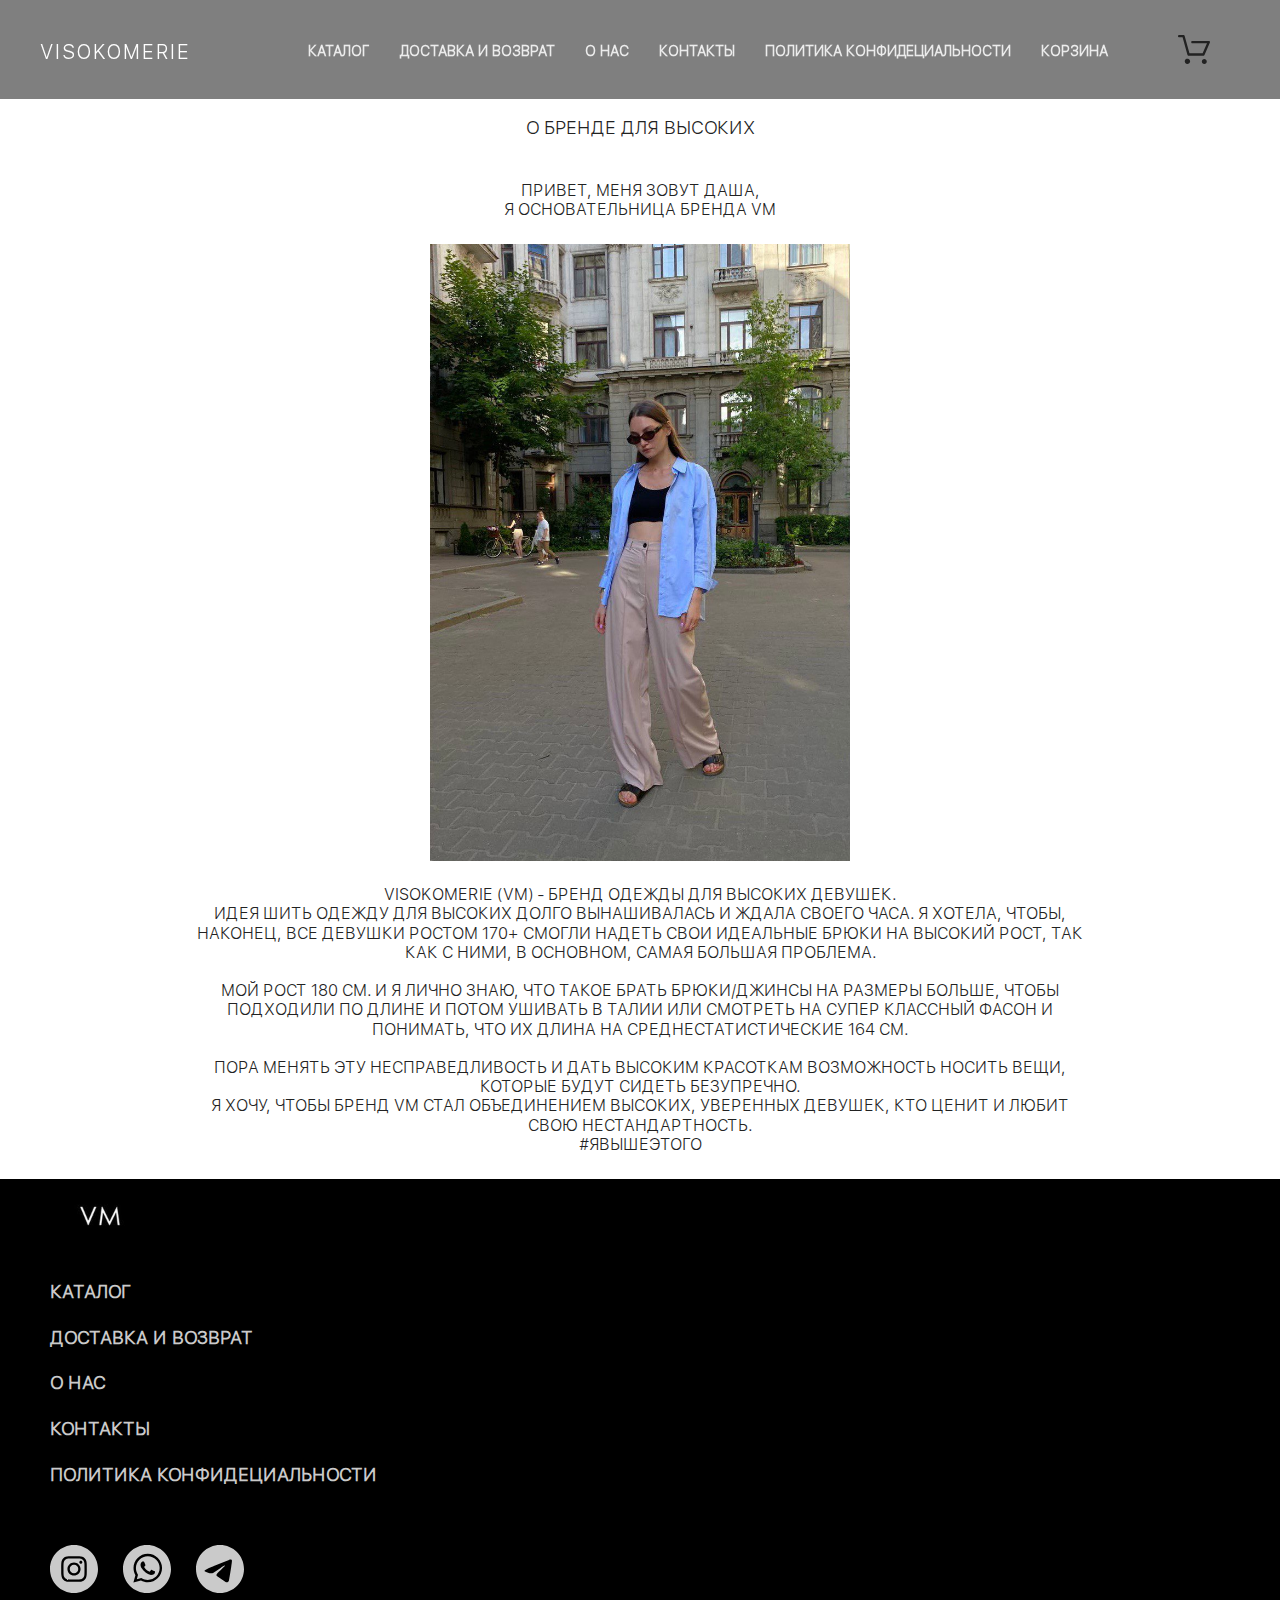
<file: about.html>
<!DOCTYPE html>
<html lang="en">
<head>
    <meta charset="UTF-8">
    <meta http-equiv="X-UA-Compatible" content="IE=edge">
    <meta name="viewport" content="width=device-width, initial-scale=1.0">
    <title>Одежда для высоких девушек</title>
    <link rel="stylesheet" href="css/normalize.css">
    <link rel="stylesheet" href="css/preloader.css">
    <link rel="stylesheet" href="fonts/SFUI/stylesheet.css">
    <link rel="stylesheet" href="https://unpkg.com/swiper/swiper-bundle.min.css">
    <link rel="stylesheet" href="css/style.css">
    <link rel="stylesheet" href="css/media-1024.css">
    <link rel="stylesheet" href="css/media-768.css">
    <link rel="stylesheet" href="css/media-320.css">
    <!-- Yandex.Metrika counter -->
    <script type="text/javascript" >
        (function(m,e,t,r,i,k,a){m[i]=m[i]||function(){(m[i].a=m[i].a||[]).push(arguments)};
        m[i].l=1*new Date();k=e.createElement(t),a=e.getElementsByTagName(t)[0],k.async=1,k.src=r,a.parentNode.insertBefore(k,a)})
        (window, document, "script", "https://mc.yandex.ru/metrika/tag.js", "ym");
        
        ym(88826590, "init", {
                clickmap:true,
                trackLinks:true,
                accurateTrackBounce:true,
                webvisor:true
        });
    </script>
    <noscript><div><img src="https://mc.yandex.ru/watch/88826590" style="position:absolute; left:-9999px;" alt="" /></div></noscript>
    <!-- /Yandex.Metrika counter -->
</head>
<body>
    <!-- Preloader  -->
    <!-- ...  -->

    <header class="header">
        <div class="container header__container">
            <button class="burger btn-reset">
                <span class="burger__line black"></span>
                <span class="burger__line black"></span>
                <span class="burger__line black"></span>
            </button>
            <a href="index.html" class="logo header__logo">  
                <span class="header__logo_text_cat black">VISOKOMERIE</span> 
                <!-- <p class="hero-content__text">Безупречные брюки на ваш рост</p>  -->
            </a>
            <div class="header__inner">
                <nav class="nav">
                    <button class="menu-close btn-reset"></button>
                    <ul class="nav__list list-reset">
                        <li class="nav__item"><a href="#" onclick="setTimeout(function(){ window.location.href = '/catalog.html';}, 400);" class="nav__link">Каталог</a></li>
                        <li class="nav__item"><a href="#" onclick="setTimeout(function(){ window.location.href = '/delivery.html';}, 400);" class="nav__link">Доставка и возврат</a></li>
                        <li class="nav__item"><a href="#" onclick="setTimeout(function(){ window.location.href = '/about.html';}, 400);" class="nav__link">О нас</a></li>                                            
                        <li class="nav__item"><a href="#" onclick="setTimeout(function(){ window.location.href = '#';}, 400);" class="nav__link">Контакты</a></li>
                        <li class="nav__item"><a href="#" onclick="setTimeout(function(){ window.location.href = '#';}, 400);" class="nav__link">Политика конфидециальности</a></li>                        
                        <li class="nav__item"><a href="#" onclick="setTimeout(function(){ window.location.href = '/cart.html';}, 400);" class="nav__link">Корзина</a></li>
                    </ul>
                </nav>
                <div class="menu_overlay" id="overlay-menu"></div>
                <!-- <button class="search">
                <span>
                    <svg width="26" height="26" viewBox="0 0 26 26" fill="none" xmlns="http://www.w3.org/2000/svg">
                    <rect x="19.5138" y="18.5495" width="8" height="2" transform="rotate(45 19.5138 18.5495)" fill="#ececec"/>
                    <circle cx="11.5" cy="11.5" r="10.5" stroke="#ececec" stroke-width="2"/>
                    </svg>
                </span>
                </button> -->
                <a href="cart.html"><div class="header__button"><svg width="32" height="29"
                    viewBox="0 0 32 29" xmlns="http://www.w3.org/2000/svg"
                    class="header__icon black mobile_hide">
                    <path
                        d="M26.2009 29C25.5532 28.9738 24.9415 28.6948 24.4972 28.2227C24.0529 27.7506 23.8114 27.1232 23.8245 26.475C23.8376 25.8269 24.1043 25.2097 24.5673 24.7559C25.0303 24.3022 25.6527 24.048 26.301 24.048C26.9493 24.048 27.5717 24.3022 28.0347 24.7559C28.4977 25.2097 28.7644 25.8269 28.7775 26.475C28.7906 27.1232 28.549 27.7506 28.1047 28.2227C27.6604 28.6948 27.0488 28.9738 26.401 29H26.2009ZM6.75293 26.32C6.75293 25.79 6.91011 25.2718 7.20459 24.8311C7.49907 24.3904 7.91764 24.0469 8.40735 23.844C8.89705 23.6412 9.43594 23.5881 9.95581 23.6915C10.4757 23.7949 10.9532 24.0502 11.328 24.425C11.7028 24.7998 11.9581 25.2773 12.0615 25.7972C12.1649 26.317 12.1118 26.8559 11.9089 27.3456C11.7061 27.8353 11.3626 28.2539 10.9219 28.5483C10.4812 28.8428 9.96304 29 9.43298 29C9.08087 29.0003 8.73212 28.9311 8.40674 28.7966C8.08136 28.662 7.78569 28.4646 7.53662 28.2158C7.28755 27.9669 7.09001 27.6713 6.9552 27.3461C6.82039 27.0208 6.75098 26.6721 6.75098 26.32H6.75293ZM10.553 20.686C10.2935 20.6868 10.0409 20.6024 9.83411 20.4457C9.62727 20.2891 9.47758 20.0689 9.40796 19.819L4.57495 2.36401H1.18201C0.868521 2.36401 0.567859 2.23947 0.346191 2.01781C0.124523 1.79614 0 1.49549 0 1.18201C0 0.868519 0.124523 0.567873 0.346191 0.346205C0.567859 0.124537 0.868521 5.81268e-06 1.18201 5.81268e-06H5.46301C5.7225 -0.00080736 5.97504 0.0837201 6.18176 0.240568C6.38848 0.397416 6.53784 0.617884 6.60693 0.868006L11.4399 18.323H24.6179L29.001 8.27501H14.401C14.2428 8.27961 14.0854 8.25242 13.9379 8.19507C13.7904 8.13771 13.6559 8.05134 13.5424 7.94108C13.4288 7.83082 13.3386 7.69891 13.277 7.55315C13.2154 7.40739 13.1836 7.25075 13.1836 7.0925C13.1836 6.93426 13.2154 6.77762 13.277 6.63186C13.3386 6.4861 13.4288 6.35419 13.5424 6.24393C13.6559 6.13367 13.7904 6.0473 13.9379 5.98994C14.0854 5.93259 14.2428 5.90541 14.401 5.91001H30.814C31.0097 5.90996 31.2022 5.95866 31.3744 6.05172C31.5465 6.14478 31.6928 6.27926 31.7999 6.44301C31.9078 6.60729 31.9734 6.79569 31.9908 6.99145C32.0083 7.18721 31.9771 7.38424 31.9 7.565L26.495 19.977C26.4026 20.1876 26.251 20.3668 26.0585 20.4927C25.866 20.6186 25.641 20.6858 25.411 20.686H10.553Z"/>
                </svg></div></a>
            </div>
        </div>
        <div class="header__container-opacity"></div>
    </header>

    <section class="about">
        <h2 class="about__heading">О бренде для высоких</h2>  
        <p class="about__text">Привет, меня зовут Даша, <br>Я основательница бренда VM</p>
        <div class="about_imgwrapper">
            <a href="beige_palaco_product.html" class="">
                <img class="about__img" src="/img/about.jpg" alt="PALAZZO BLACK">                                                    
            </a>
        </div>
        <p class="about__text">VISOKOMERIE (VM) - бренд одежды для высоких девушек. <br>
            Идея шить одежду для высоких долго вынашивалась и ждала своего часа. я хотела, чтобы, наконец, все девушки ростом 170+ смогли надеть свои идеальные брюки на высокий рост, так как с ними, в основном, самая большая проблема.
            <br><br>
            Мой рост 180 см. и я лично знаю, что такое брать брюки/джинсы на размеры больше, чтобы подходили по длине и потом ушивать в талии или смотреть на супер классный фасон и понимать, что их длина на среднестатистические 164 см.
            <br><br>
            Пора менять эту несправедливость и дать высоким красоткам возможность носить вещи, которые будут сидеть безупречно.<br>
            Я хочу, чтобы бренд VM стал объединением высоких, уверенных девушек, кто ценит и любит свою нестандартность.<br>
             #явышеэтого           </p>    
    </section>






    <footer class="footer">
        <div class="container footer__container">
            <div class="footer-left">
                <a class="footer__logo" href="#">
                    <img class = "footer_logo" src="img/logo_vm.jpg" alt="">
                </a>
                <ul class="footer__list list-reset">
                    <li class="footer__item">
                        <a href="/catalog.html" class="footer__link">Каталог</a>
                    </li>                
                    <li class="footer__item">
                        <a href="/delivery.html" class="footer__link">Доставка и возврат</a>
                    </li>                
                    <li class="footer__item">
                        <a href="/about.html" class="footer__link">О нас</a>
                    </li>                                    
                    <li class="footer__item">
                        <a href="#" class="footer__link">Контакты</a>
                    </li>
                    <li class="footer__item">
                        <a href="#" class="footer__link">Политика конфидециальности</a>
                    </li>
                </ul>
                <div class="footer__social">                    
                    <a href="https://www.instagram.com/visokomerie.brand/" class="footer__icon" target="_blank">                
                        <svg class="footer__icon-svg" width="32" height="32" viewBox="0 0 48 48" fill="none" xmlns="http://www.w3.org/2000/svg">
                            <path fill-rule="evenodd" clip-rule="evenodd" d="M0 24C0 10.7452 10.7452 0 24 0C37.2548 0 48 10.7452 48 24C48 37.2548 37.2548 48 24 48C10.7452 48 0 37.2548 0 24ZM24.0012 11.2C20.5249 11.2 20.0886 11.2152 18.7233 11.2773C17.3606 11.3397 16.4305 11.5555 15.6166 11.872C14.7747 12.1989 14.0606 12.6363 13.3491 13.348C12.6371 14.0595 12.1997 14.7736 11.8717 15.6152C11.5544 16.4294 11.3384 17.3598 11.2771 18.7219C11.216 20.0873 11.2 20.5238 11.2 24.0001C11.2 27.4764 11.2155 27.9114 11.2773 29.2767C11.34 30.6394 11.5557 31.5695 11.872 32.3834C12.1992 33.2253 12.6365 33.9394 13.3483 34.6509C14.0595 35.3629 14.7736 35.8013 15.615 36.1283C16.4294 36.4448 17.3598 36.6605 18.7222 36.7229C20.0876 36.7851 20.5236 36.8003 23.9996 36.8003C27.4762 36.8003 27.9111 36.7851 29.2765 36.7229C30.6391 36.6605 31.5703 36.4448 32.3848 36.1283C33.2264 35.8013 33.9394 35.3629 34.6506 34.6509C35.3626 33.9394 35.8 33.2253 36.128 32.3837C36.4427 31.5695 36.6587 30.6391 36.7227 29.277C36.784 27.9116 36.8 27.4764 36.8 24.0001C36.8 20.5238 36.784 20.0876 36.7227 18.7222C36.6587 17.3595 36.4427 16.4294 36.128 15.6155C35.8 14.7736 35.3626 14.0595 34.6506 13.348C33.9386 12.636 33.2266 12.1987 32.384 11.872C31.5679 11.5555 30.6373 11.3397 29.2746 11.2773C27.9092 11.2152 27.4746 11.2 23.9972 11.2H24.0012Z" fill="#cacaca"/>
                            <path fill-rule="evenodd" clip-rule="evenodd" d="M22.8529 13.5067C23.1937 13.5062 23.574 13.5067 24.0012 13.5067C27.4188 13.5067 27.8239 13.519 29.1735 13.5803C30.4215 13.6374 31.0989 13.8459 31.5501 14.0211C32.1474 14.2531 32.5733 14.5304 33.021 14.9784C33.469 15.4264 33.7464 15.8531 33.9789 16.4505C34.1541 16.9011 34.3629 17.5785 34.4197 18.8265C34.481 20.1758 34.4944 20.5812 34.4944 23.9972C34.4944 27.4132 34.481 27.8186 34.4197 29.1679C34.3626 30.4159 34.1541 31.0933 33.9789 31.5439C33.7469 32.1413 33.469 32.5666 33.021 33.0144C32.573 33.4624 32.1477 33.7397 31.5501 33.9717C31.0994 34.1477 30.4215 34.3557 29.1735 34.4128C27.8242 34.4741 27.4188 34.4874 24.0012 34.4874C20.5833 34.4874 20.1782 34.4741 18.8289 34.4128C17.5809 34.3552 16.9035 34.1466 16.4521 33.9714C15.8547 33.7394 15.428 33.4621 14.98 33.0141C14.532 32.5661 14.2547 32.1405 14.0222 31.5429C13.847 31.0922 13.6382 30.4149 13.5814 29.1669C13.52 27.8175 13.5078 27.4122 13.5078 23.994C13.5078 20.5758 13.52 20.1726 13.5814 18.8233C13.6384 17.5753 13.847 16.8979 14.0222 16.4467C14.2542 15.8494 14.532 15.4227 14.98 14.9747C15.428 14.5267 15.8547 14.2494 16.4521 14.0168C16.9033 13.8408 17.5809 13.6328 18.8289 13.5755C20.0097 13.5222 20.4673 13.5062 22.8529 13.5035V13.5067ZM30.8338 15.632C29.9858 15.632 29.2978 16.3193 29.2978 17.1675C29.2978 18.0155 29.9858 18.7035 30.8338 18.7035C31.6818 18.7035 32.3698 18.0155 32.3698 17.1675C32.3698 16.3195 31.6818 15.632 30.8338 15.632ZM24.0012 17.4267C20.371 17.4267 17.4278 20.37 17.4278 24.0001C17.4278 27.6303 20.371 30.5722 24.0012 30.5722C27.6314 30.5722 30.5735 27.6303 30.5735 24.0001C30.5735 20.37 27.6314 17.4267 24.0012 17.4267Z" fill="#cacaca"/>
                            <path fill-rule="evenodd" clip-rule="evenodd" d="M24.0012 19.7334C26.3575 19.7334 28.2679 21.6436 28.2679 24.0001C28.2679 26.3564 26.3575 28.2668 24.0012 28.2668C21.6446 28.2668 19.7345 26.3564 19.7345 24.0001C19.7345 21.6436 21.6446 19.7334 24.0012 19.7334Z" fill="#cacaca"/>
                        </svg>                               
                    </a>
                    <a href="https://wa.me/79811612280" class="footer__icon" target="_blank">
                        <svg class="footer__icon-svg" width="32" height="32" viewBox="0 0 48 48" fill="none" xmlns="http://www.w3.org/2000/svg">
                            <path fill-rule="evenodd" clip-rule="evenodd" d="M24 48C10.7452 48 0 37.2548 0 24C0 10.7452 10.7452 0 24 0C37.2548 0 48 10.7452 48 24C48 37.2548 37.2548 48 24 48ZM24.7911 37.3525C32.6595 37.3493 39.059 30.9483 39.0621 23.0815C39.0637 19.2683 37.5806 15.6828 34.8862 12.9854C32.1918 10.2879 28.6086 8.80165 24.7909 8.8C16.9248 8.8 10.5228 15.2017 10.5196 23.0702C10.5186 25.5855 11.1757 28.0405 12.4246 30.2048L10.4 37.6L17.9653 35.6155C20.0498 36.7524 22.3967 37.3517 24.7852 37.3525H24.7911Z" fill="#cacaca"/>
                            <path fill-rule="evenodd" clip-rule="evenodd" d="M18.3159 33.0319L13.8265 34.2096L15.0248 29.8324L14.7428 29.3836C13.5554 27.4951 12.9283 25.3124 12.9292 23.0711C12.9318 16.5311 18.2529 11.2104 24.7958 11.2104C27.964 11.2115 30.9422 12.4469 33.1817 14.689C35.4212 16.9311 36.6538 19.9112 36.6526 23.0807C36.6499 29.6212 31.3289 34.9424 24.7911 34.9424H24.7863C22.6578 34.9415 20.5702 34.3697 18.749 33.289L18.3159 33.0319ZM31.9808 26.4751C31.8917 26.3264 31.654 26.2372 31.2974 26.0586C30.9408 25.8801 29.1877 25.0176 28.8608 24.8985C28.534 24.7795 28.2961 24.7201 28.0585 25.0769C27.8208 25.4339 27.1374 26.2372 26.9294 26.4751C26.7214 26.7131 26.5133 26.7429 26.1569 26.5644C25.8003 26.3859 24.6513 26.0094 23.2893 24.7945C22.2292 23.8489 21.5135 22.6813 21.3055 22.3243C21.0975 21.9673 21.2834 21.7743 21.4619 21.5965C21.6223 21.4367 21.8185 21.1799 21.9968 20.9718C22.1751 20.7636 22.2345 20.6148 22.3533 20.377C22.4722 20.1389 22.4128 19.9307 22.3236 19.7522C22.2345 19.5737 21.5213 17.8185 21.2242 17.1045C20.9347 16.4092 20.6408 16.5034 20.4219 16.4924C20.2141 16.482 19.9762 16.4798 19.7385 16.4798C19.5008 16.4798 19.1144 16.569 18.7876 16.926C18.4607 17.283 17.5395 18.1457 17.5395 19.9008C17.5395 21.656 18.8173 23.3516 18.9956 23.5896C19.1739 23.8276 21.51 27.4293 25.0871 28.9739C25.9379 29.3413 26.602 29.5607 27.12 29.725C27.9742 29.9965 28.7516 29.9582 29.3659 29.8663C30.0511 29.764 31.4756 29.0038 31.7729 28.1709C32.0699 27.3378 32.0699 26.6238 31.9808 26.4751Z" fill="#cacaca"/>
                        </svg>                            
                    </a>
                    <a href="https://t.me/visokomeriebrand" class="footer__icon" target="_blank">
                        <svg class="footer__icon-svg" width="32" height="32" viewBox="0 0 48 48" fill="none" xmlns="http://www.w3.org/2000/svg">
                            <path fill-rule="evenodd" clip-rule="evenodd" d="M48 24C48 37.2548 37.2548 48 24 48C10.7452 48 0 37.2548 0 24C0 10.7452 10.7452 0 24 0C37.2548 0 48 10.7452 48 24ZM16.0715 21.8015C13.6673 22.8512 11.1971 23.9298 8.93825 25.174C7.75877 26.0376 9.32638 26.6485 10.7971 27.2215C11.0309 27.3126 11.2622 27.4027 11.4797 27.4927C11.6607 27.5484 11.8447 27.607 12.0312 27.6664C13.6669 28.1875 15.4907 28.7686 17.0787 27.8945C19.6873 26.396 22.149 24.6636 24.6089 22.9325C25.4148 22.3653 26.2205 21.7983 27.0311 21.2397C27.0691 21.2154 27.1119 21.1876 27.1588 21.1573C27.8493 20.7096 29.4024 19.7029 28.8279 21.0901C27.4695 22.5757 26.0144 23.8907 24.5515 25.213C23.5655 26.1041 22.5759 26.9985 21.6099 27.9505C20.7686 28.6341 19.8949 30.0088 20.837 30.9661C23.0069 32.4851 25.2107 33.9673 27.4132 35.4487C28.1299 35.9307 28.8466 36.4127 29.5618 36.8959C30.774 37.8637 32.6685 37.0808 32.935 35.5685C33.0535 34.8728 33.1725 34.1772 33.2915 33.4815C33.9491 29.6368 34.6069 25.7907 35.188 21.9335C35.267 21.3284 35.3565 20.7234 35.4461 20.1181C35.6632 18.651 35.8806 17.1821 35.9485 15.7071C35.7735 14.2351 33.9887 14.5588 32.9955 14.8898C27.8903 16.8324 22.8361 18.919 17.8019 21.0424C17.2316 21.295 16.6535 21.5474 16.0715 21.8015Z" fill="#cacaca"/>
                        </svg>                              
                    </a>
                </div>
            </div>            
        </div>        
    </footer>
    <script src="https://unpkg.com/swiper/swiper-bundle.min.js"></script>
    <script src="https://smtpjs.com/v3/smtp.js"></script>
    <script src="js/script.js"></script>
</body>
</html>
</file>
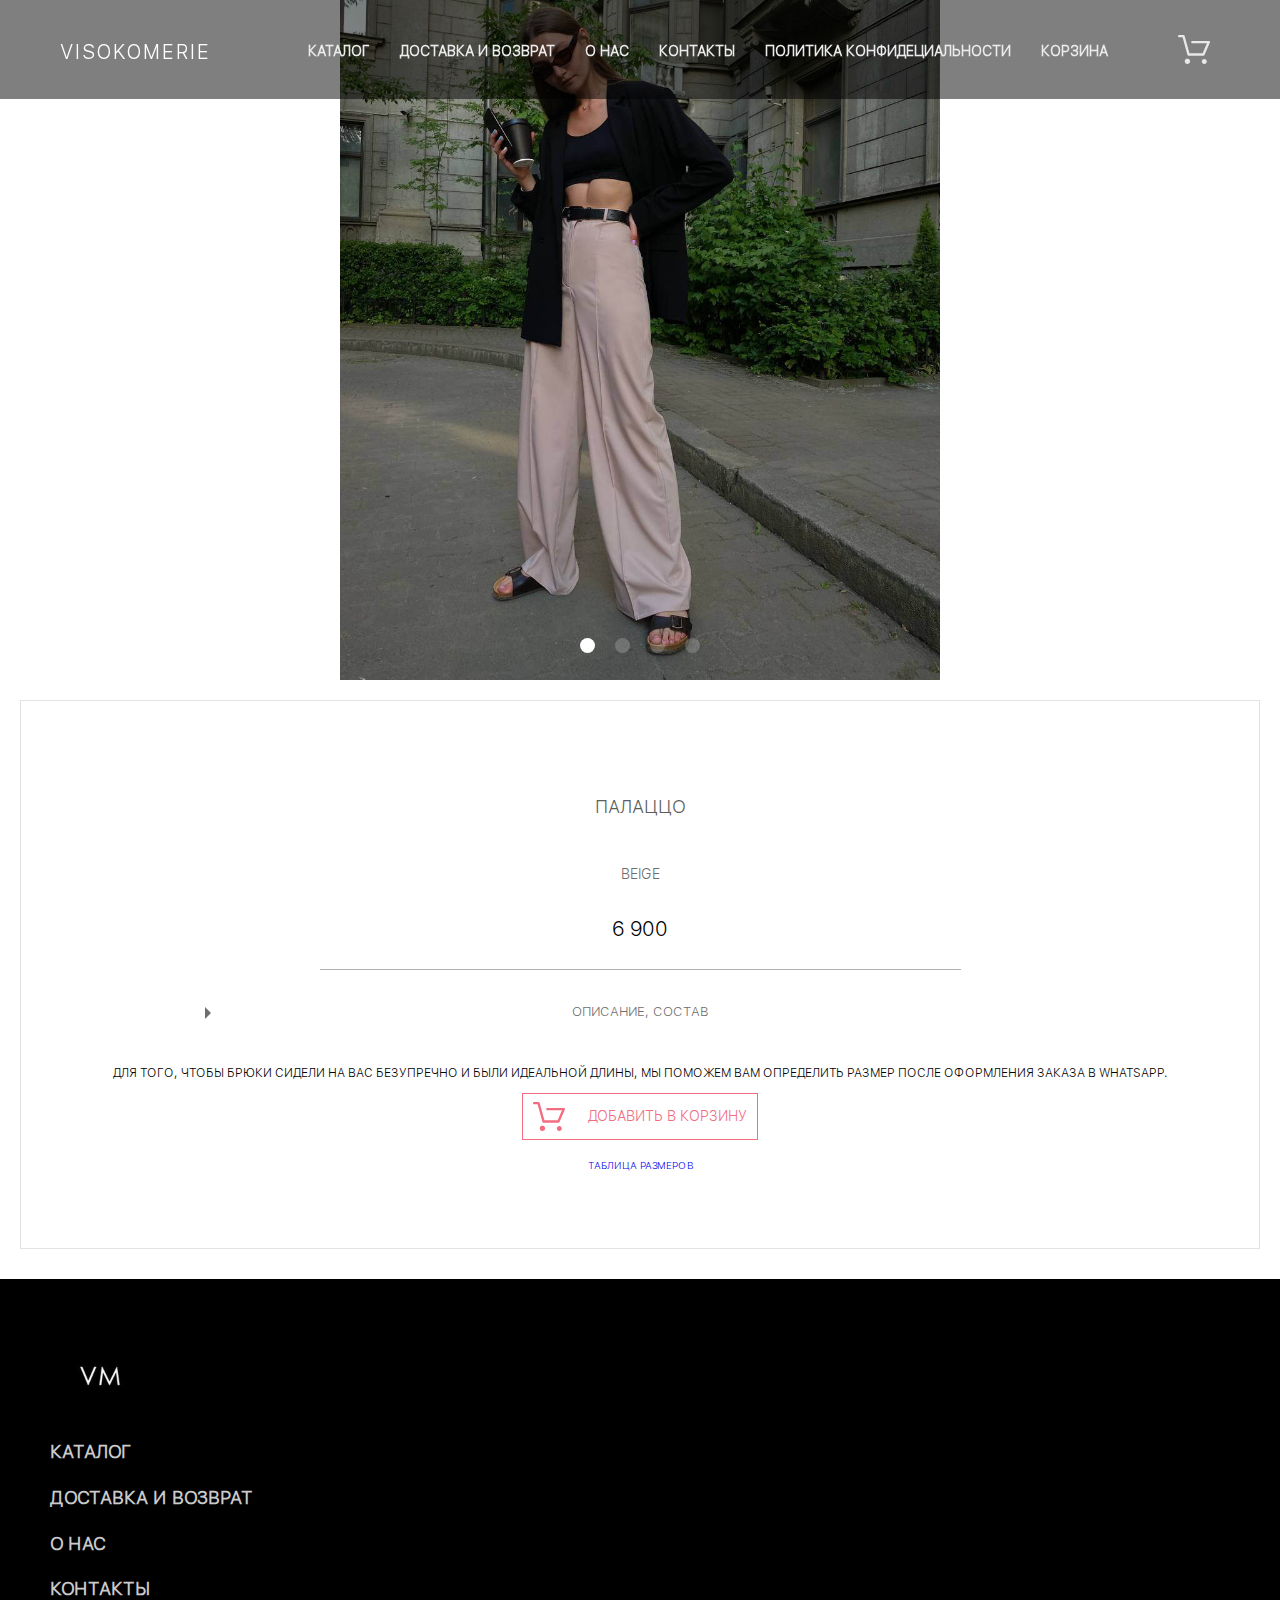
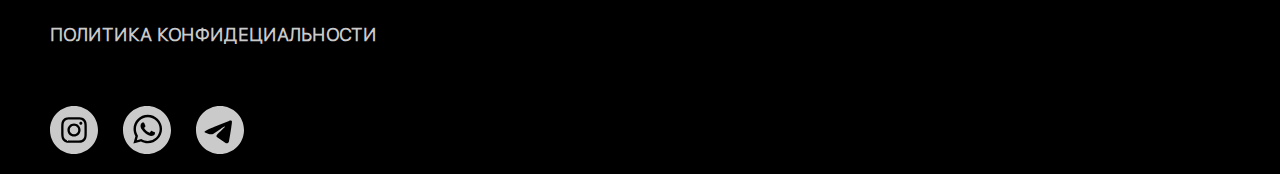
<file: beige_palaco_product.html>
<!DOCTYPE html>
<html lang="en">
<head>
    <meta charset="UTF-8">
    <meta http-equiv="X-UA-Compatible" content="IE=edge">
    <meta name="viewport" content="width=device-width, initial-scale=1.0">
    <title>Одежда для высоких девушек</title>
    <link rel="stylesheet" href="css/normalize.css">
    <link rel="stylesheet" href="css/preloader.css">
    <link rel="stylesheet" href="fonts/SFUI/stylesheet.css">
    <link rel="stylesheet" href="https://unpkg.com/swiper/swiper-bundle.min.css">
    <link rel="stylesheet" href="css/style.css">
    <link rel="stylesheet" href="css/media-1024.css">
    <link rel="stylesheet" href="css/media-768.css">
    <link rel="stylesheet" href="css/media-320.css">
    <script type="text/javascript" >
        (function(m,e,t,r,i,k,a){m[i]=m[i]||function(){(m[i].a=m[i].a||[]).push(arguments)};
        m[i].l=1*new Date();k=e.createElement(t),a=e.getElementsByTagName(t)[0],k.async=1,k.src=r,a.parentNode.insertBefore(k,a)})
        (window, document, "script", "https://mc.yandex.ru/metrika/tag.js", "ym");
        
        ym(88826590, "init", {
                clickmap:true,
                trackLinks:true,
                accurateTrackBounce:true,
                webvisor:true
        });
    </script>
    <noscript><div><img src="https://mc.yandex.ru/watch/88826590" style="position:absolute; left:-9999px;" alt="" /></div></noscript>
    <!-- /Yandex.Metrika counter -->
</head>
<body>
    <!-- Preloader  -->
    <!-- ...  -->

    <header class="header">
        <div class="container header__container">
            <button class="burger btn-reset">
                <span class="burger__line"></span>
                <span class="burger__line"></span>
                <span class="burger__line"></span>
            </button>
            <a href="index.html" class="logo header__logo">  
                <span class="header__logo_text">VISOKOMERIE</span>                 
            </a>
            <div class="header__inner">
                <nav class="nav">
                    <button class="menu-close btn-reset"></button>
                    <ul class="nav__list list-reset">
                        <li class="nav__item"><a href="#" onclick="setTimeout(function(){ window.location.href = '/catalog.html';}, 400);" class="nav__link">Каталог</a></li>
                        <li class="nav__item"><a href="#" onclick="setTimeout(function(){ window.location.href = '/delivery.html';}, 400);" class="nav__link">Доставка и возврат</a></li>
                        <li class="nav__item"><a href="#" onclick="setTimeout(function(){ window.location.href = '/about.html';}, 400);" class="nav__link">О нас</a></li>                                            
                        <li class="nav__item"><a href="#" onclick="setTimeout(function(){ window.location.href = '#';}, 400);" class="nav__link">Контакты</a></li>
                        <li class="nav__item"><a href="#" onclick="setTimeout(function(){ window.location.href = '#';}, 400);" class="nav__link">Политика конфидециальности</a></li>                        
                        <li class="nav__item"><a href="#" onclick="setTimeout(function(){ window.location.href = '/cart.html';}, 400);" class="nav__link">Корзина</a></li>
                    </ul>
                </nav>
                <div class="menu_overlay" id="overlay-menu"></div>
                <!-- <button class="search">
                <span>
                    <svg width="26" height="26" viewBox="0 0 26 26" fill="none" xmlns="http://www.w3.org/2000/svg">
                    <rect x="19.5138" y="18.5495" width="8" height="2" transform="rotate(45 19.5138 18.5495)" fill="#ececec"/>
                    <circle cx="11.5" cy="11.5" r="10.5" stroke="#ececec" stroke-width="2"/>
                    </svg>
                </span>
                </button> -->
                <a href="cart.html"><div class="header__button"><svg width="32" height="29"
                    viewBox="0 0 32 29" xmlns="http://www.w3.org/2000/svg"
                    class="header__icon mobile_hide">
                    <path
                        d="M26.2009 29C25.5532 28.9738 24.9415 28.6948 24.4972 28.2227C24.0529 27.7506 23.8114 27.1232 23.8245 26.475C23.8376 25.8269 24.1043 25.2097 24.5673 24.7559C25.0303 24.3022 25.6527 24.048 26.301 24.048C26.9493 24.048 27.5717 24.3022 28.0347 24.7559C28.4977 25.2097 28.7644 25.8269 28.7775 26.475C28.7906 27.1232 28.549 27.7506 28.1047 28.2227C27.6604 28.6948 27.0488 28.9738 26.401 29H26.2009ZM6.75293 26.32C6.75293 25.79 6.91011 25.2718 7.20459 24.8311C7.49907 24.3904 7.91764 24.0469 8.40735 23.844C8.89705 23.6412 9.43594 23.5881 9.95581 23.6915C10.4757 23.7949 10.9532 24.0502 11.328 24.425C11.7028 24.7998 11.9581 25.2773 12.0615 25.7972C12.1649 26.317 12.1118 26.8559 11.9089 27.3456C11.7061 27.8353 11.3626 28.2539 10.9219 28.5483C10.4812 28.8428 9.96304 29 9.43298 29C9.08087 29.0003 8.73212 28.9311 8.40674 28.7966C8.08136 28.662 7.78569 28.4646 7.53662 28.2158C7.28755 27.9669 7.09001 27.6713 6.9552 27.3461C6.82039 27.0208 6.75098 26.6721 6.75098 26.32H6.75293ZM10.553 20.686C10.2935 20.6868 10.0409 20.6024 9.83411 20.4457C9.62727 20.2891 9.47758 20.0689 9.40796 19.819L4.57495 2.36401H1.18201C0.868521 2.36401 0.567859 2.23947 0.346191 2.01781C0.124523 1.79614 0 1.49549 0 1.18201C0 0.868519 0.124523 0.567873 0.346191 0.346205C0.567859 0.124537 0.868521 5.81268e-06 1.18201 5.81268e-06H5.46301C5.7225 -0.00080736 5.97504 0.0837201 6.18176 0.240568C6.38848 0.397416 6.53784 0.617884 6.60693 0.868006L11.4399 18.323H24.6179L29.001 8.27501H14.401C14.2428 8.27961 14.0854 8.25242 13.9379 8.19507C13.7904 8.13771 13.6559 8.05134 13.5424 7.94108C13.4288 7.83082 13.3386 7.69891 13.277 7.55315C13.2154 7.40739 13.1836 7.25075 13.1836 7.0925C13.1836 6.93426 13.2154 6.77762 13.277 6.63186C13.3386 6.4861 13.4288 6.35419 13.5424 6.24393C13.6559 6.13367 13.7904 6.0473 13.9379 5.98994C14.0854 5.93259 14.2428 5.90541 14.401 5.91001H30.814C31.0097 5.90996 31.2022 5.95866 31.3744 6.05172C31.5465 6.14478 31.6928 6.27926 31.7999 6.44301C31.9078 6.60729 31.9734 6.79569 31.9908 6.99145C32.0083 7.18721 31.9771 7.38424 31.9 7.565L26.495 19.977C26.4026 20.1876 26.251 20.3668 26.0585 20.4927C25.866 20.6186 25.641 20.6858 25.411 20.686H10.553Z"/>
                </svg></div></a>
            </div>
        </div>
        <div class="header__container-opacity"></div>
    </header>
            
        <!-- ------------------------------------------------------------------------------------------------------------------------ -->
        <!-- Product -->
    <main>
        <section class="product">
            <div class="container product__container">                
                <div class="swiper-container">
                    <div class="swiper-wrapper">
                        <div class="swiper-slide" style="background-image: url(img/6_beige_palaco/1_beige_palaco.jpg);"></div>
                        <div class="swiper-slide" style="background-image: url(img/6_beige_palaco/2_beige_palaco.jpg);"></div>
                        <div class="swiper-slide" style="background-image: url(img/6_beige_palaco/3_beige_palaco.jpg);"></div>
                        <div class="swiper-slide" style="background-image: url(img/6_beige_palaco/4_beige_palaco.jpg);"></div>
                    </div>
                    <div class="swiper-pagination"></div>
                </div>
            </div>
        </section>
        <section class="product-desciption">
            <div class="product__desciption container">                
                <h3 class="product__heading">ПАЛАЦЦО</h3>
                <p class="product__text">BEIGE</p>
                <p class="product__price">6900</p>
                <div class="product__divider"></div>                            
                <div class="info">
                    <input id="info__body_1" class="info__switch" type="checkbox">
                    <label for="info__body_1" class="info__headline">Описание, состав</label>
                    <div class="info__body-text">                        
                        Летящая ткань и широкие брючины спасают от жары, а безупречная 
                        посадка и прошитые стрелки подчеркнут шикарные длинные ноги наших 
                        клиенток. <br><br>Состав: 70% вискоза, 27% п/э, 3% эластан. <br>   <br>                                                               
                    </div>
                </div>
                <p class="product__order-info">Для того, чтобы брюки сидели на вас безупречно и были идеальной длины, мы поможем вам определить размер после оформления заказа в WhatsApp.</p>
                <div class="product__addtocart js-open-modal" data-modal="2" data-id="6" data-img="/img/6_beige_palaco/1_beige_palaco.jpg">
                    <svg width="32" height="29" viewBox="0 0 32 29" xmlns="http://www.w3.org/2000/svg"
                        class="product__addtocart_btnimg">
                        <path
                            d="M26.2009 29C25.5532 28.9738 24.9415 28.6948 24.4972 28.2227C24.0529 27.7506 23.8114 27.1232 23.8245 26.475C23.8376 25.8269 24.1043 25.2097 24.5673 24.7559C25.0303 24.3022 25.6527 24.048 26.301 24.048C26.9493 24.048 27.5717 24.3022 28.0347 24.7559C28.4977 25.2097 28.7644 25.8269 28.7775 26.475C28.7906 27.1232 28.549 27.7506 28.1047 28.2227C27.6604 28.6948 27.0488 28.9738 26.401 29H26.2009ZM6.75293 26.32C6.75293 25.79 6.91011 25.2718 7.20459 24.8311C7.49907 24.3904 7.91764 24.0469 8.40735 23.844C8.89705 23.6412 9.43594 23.5881 9.95581 23.6915C10.4757 23.7949 10.9532 24.0502 11.328 24.425C11.7028 24.7998 11.9581 25.2773 12.0615 25.7972C12.1649 26.317 12.1118 26.8559 11.9089 27.3456C11.7061 27.8353 11.3626 28.2539 10.9219 28.5483C10.4812 28.8428 9.96304 29 9.43298 29C9.08087 29.0003 8.73212 28.9311 8.40674 28.7966C8.08136 28.662 7.78569 28.4646 7.53662 28.2158C7.28755 27.9669 7.09001 27.6713 6.9552 27.3461C6.82039 27.0208 6.75098 26.6721 6.75098 26.32H6.75293ZM10.553 20.686C10.2935 20.6868 10.0409 20.6024 9.83411 20.4457C9.62727 20.2891 9.47758 20.0689 9.40796 19.819L4.57495 2.36401H1.18201C0.868521 2.36401 0.567859 2.23947 0.346191 2.01781C0.124523 1.79614 0 1.49549 0 1.18201C0 0.868519 0.124523 0.567873 0.346191 0.346205C0.567859 0.124537 0.868521 5.81268e-06 1.18201 5.81268e-06H5.46301C5.7225 -0.00080736 5.97504 0.0837201 6.18176 0.240568C6.38848 0.397416 6.53784 0.617884 6.60693 0.868006L11.4399 18.323H24.6179L29.001 8.27501H14.401C14.2428 8.27961 14.0854 8.25242 13.9379 8.19507C13.7904 8.13771 13.6559 8.05134 13.5424 7.94108C13.4288 7.83082 13.3386 7.69891 13.277 7.55315C13.2154 7.40739 13.1836 7.25075 13.1836 7.0925C13.1836 6.93426 13.2154 6.77762 13.277 6.63186C13.3386 6.4861 13.4288 6.35419 13.5424 6.24393C13.6559 6.13367 13.7904 6.0473 13.9379 5.98994C14.0854 5.93259 14.2428 5.90541 14.401 5.91001H30.814C31.0097 5.90996 31.2022 5.95866 31.3744 6.05172C31.5465 6.14478 31.6928 6.27926 31.7999 6.44301C31.9078 6.60729 31.9734 6.79569 31.9908 6.99145C32.0083 7.18721 31.9771 7.38424 31.9 7.565L26.495 19.977C26.4026 20.1876 26.251 20.3668 26.0585 20.4927C25.866 20.6186 25.641 20.6858 25.411 20.686H10.553Z"/>
                    </svg>
                    <div class="product__addtocart_btntxt">Добавить в корзину</div>
                </div>
                <!-- Модальное окно Товар добавлен в корзину-->
                <div class="modal" data-modal="2">
                    <!--   Svg иконка для закрытия окна  -->
                    <svg class="modal__cross js-modal-close" xmlns="http://www.w3.org/2000/svg" viewBox="0 0 24 24"><path d="M23.954 21.03l-9.184-9.095 9.092-9.174-2.832-2.807-9.09 9.179-9.176-9.088-2.81 2.81 9.186 9.105-9.095 9.184 2.81 2.81 9.112-9.192 9.18 9.1z"/></svg>
                    <p class="modal__title">Заказ добавлен в корзину</p>
                    <button class="modal__btn site-btn" onclick="window.location.href = '/cart.html';">Перейти в корзину</button>
                </div>


                <div class="sizes-quantity">                    
                        <span class="text-dgray"></span>
                        <a class="text-dgray js-open-modal" data-modal="1" href="#">Таблица размеров</a>                   
                </div>

                <!-- Модальное окно Таблица размеров-->
                <div class="modal" data-modal="1">
                    <!--   Svg иконка для закрытия окна  -->
                    <svg class="modal__cross js-modal-close" xmlns="http://www.w3.org/2000/svg" viewBox="0 0 24 24"><path d="M23.954 21.03l-9.184-9.095 9.092-9.174-2.832-2.807-9.09 9.179-9.176-9.088-2.81 2.81 9.186 9.105-9.095 9.184 2.81 2.81 9.112-9.192 9.18 9.1z"/></svg>
                    <p class="modal__title">Таблица размеров</p>
                    <div class="modal__img-wrapper">
                        <img class="modal__img" src="/img/palaco-size-table.jpg" alt="">                        
                    </div>                    
                </div>
                <!-- Подложка под модальным окном -->
                <div class="modal_overlay" id="overlay-modal"></div>
            </div>
        </section>
       
    
    </main>
    <!-- ------------------------------------------------------------------------------------------------------------------------ -->

    <footer class="footer">
        <div class="container footer__container">
            <div class="footer-left">
                <a class="footer__logo" href="#">
                    <img class = "footer_logo" src="img/logo_vm.jpg" alt="">
                </a>
                <ul class="footer__list list-reset">
                    <li class="footer__item">
                        <a href="/catalog.html" class="footer__link">Каталог</a>
                    </li>                
                    <li class="footer__item">
                        <a href="/delivery.html" class="footer__link">Доставка и возврат</a>
                    </li>                
                    <li class="footer__item">
                        <a href="/about.html" class="footer__link">О нас</a>
                    </li>                                    
                    <li class="footer__item">
                        <a href="#" class="footer__link">Контакты</a>
                    </li>
                    <li class="footer__item">
                        <a href="#" class="footer__link">Политика конфидециальности</a>
                    </li>
                </ul>
                <div class="footer__social">                    
                    <a href="https://www.instagram.com/visokomerie.brand/" class="footer__icon" target="_blank">                
                        <svg class="footer__icon-svg" width="32" height="32" viewBox="0 0 48 48" fill="none" xmlns="http://www.w3.org/2000/svg">
                            <path fill-rule="evenodd" clip-rule="evenodd" d="M0 24C0 10.7452 10.7452 0 24 0C37.2548 0 48 10.7452 48 24C48 37.2548 37.2548 48 24 48C10.7452 48 0 37.2548 0 24ZM24.0012 11.2C20.5249 11.2 20.0886 11.2152 18.7233 11.2773C17.3606 11.3397 16.4305 11.5555 15.6166 11.872C14.7747 12.1989 14.0606 12.6363 13.3491 13.348C12.6371 14.0595 12.1997 14.7736 11.8717 15.6152C11.5544 16.4294 11.3384 17.3598 11.2771 18.7219C11.216 20.0873 11.2 20.5238 11.2 24.0001C11.2 27.4764 11.2155 27.9114 11.2773 29.2767C11.34 30.6394 11.5557 31.5695 11.872 32.3834C12.1992 33.2253 12.6365 33.9394 13.3483 34.6509C14.0595 35.3629 14.7736 35.8013 15.615 36.1283C16.4294 36.4448 17.3598 36.6605 18.7222 36.7229C20.0876 36.7851 20.5236 36.8003 23.9996 36.8003C27.4762 36.8003 27.9111 36.7851 29.2765 36.7229C30.6391 36.6605 31.5703 36.4448 32.3848 36.1283C33.2264 35.8013 33.9394 35.3629 34.6506 34.6509C35.3626 33.9394 35.8 33.2253 36.128 32.3837C36.4427 31.5695 36.6587 30.6391 36.7227 29.277C36.784 27.9116 36.8 27.4764 36.8 24.0001C36.8 20.5238 36.784 20.0876 36.7227 18.7222C36.6587 17.3595 36.4427 16.4294 36.128 15.6155C35.8 14.7736 35.3626 14.0595 34.6506 13.348C33.9386 12.636 33.2266 12.1987 32.384 11.872C31.5679 11.5555 30.6373 11.3397 29.2746 11.2773C27.9092 11.2152 27.4746 11.2 23.9972 11.2H24.0012Z" fill="#cacaca"/>
                            <path fill-rule="evenodd" clip-rule="evenodd" d="M22.8529 13.5067C23.1937 13.5062 23.574 13.5067 24.0012 13.5067C27.4188 13.5067 27.8239 13.519 29.1735 13.5803C30.4215 13.6374 31.0989 13.8459 31.5501 14.0211C32.1474 14.2531 32.5733 14.5304 33.021 14.9784C33.469 15.4264 33.7464 15.8531 33.9789 16.4505C34.1541 16.9011 34.3629 17.5785 34.4197 18.8265C34.481 20.1758 34.4944 20.5812 34.4944 23.9972C34.4944 27.4132 34.481 27.8186 34.4197 29.1679C34.3626 30.4159 34.1541 31.0933 33.9789 31.5439C33.7469 32.1413 33.469 32.5666 33.021 33.0144C32.573 33.4624 32.1477 33.7397 31.5501 33.9717C31.0994 34.1477 30.4215 34.3557 29.1735 34.4128C27.8242 34.4741 27.4188 34.4874 24.0012 34.4874C20.5833 34.4874 20.1782 34.4741 18.8289 34.4128C17.5809 34.3552 16.9035 34.1466 16.4521 33.9714C15.8547 33.7394 15.428 33.4621 14.98 33.0141C14.532 32.5661 14.2547 32.1405 14.0222 31.5429C13.847 31.0922 13.6382 30.4149 13.5814 29.1669C13.52 27.8175 13.5078 27.4122 13.5078 23.994C13.5078 20.5758 13.52 20.1726 13.5814 18.8233C13.6384 17.5753 13.847 16.8979 14.0222 16.4467C14.2542 15.8494 14.532 15.4227 14.98 14.9747C15.428 14.5267 15.8547 14.2494 16.4521 14.0168C16.9033 13.8408 17.5809 13.6328 18.8289 13.5755C20.0097 13.5222 20.4673 13.5062 22.8529 13.5035V13.5067ZM30.8338 15.632C29.9858 15.632 29.2978 16.3193 29.2978 17.1675C29.2978 18.0155 29.9858 18.7035 30.8338 18.7035C31.6818 18.7035 32.3698 18.0155 32.3698 17.1675C32.3698 16.3195 31.6818 15.632 30.8338 15.632ZM24.0012 17.4267C20.371 17.4267 17.4278 20.37 17.4278 24.0001C17.4278 27.6303 20.371 30.5722 24.0012 30.5722C27.6314 30.5722 30.5735 27.6303 30.5735 24.0001C30.5735 20.37 27.6314 17.4267 24.0012 17.4267Z" fill="#cacaca"/>
                            <path fill-rule="evenodd" clip-rule="evenodd" d="M24.0012 19.7334C26.3575 19.7334 28.2679 21.6436 28.2679 24.0001C28.2679 26.3564 26.3575 28.2668 24.0012 28.2668C21.6446 28.2668 19.7345 26.3564 19.7345 24.0001C19.7345 21.6436 21.6446 19.7334 24.0012 19.7334Z" fill="#cacaca"/>
                        </svg>                               
                    </a>
                    <a href="https://wa.me/79811612280" class="footer__icon" target="_blank">
                        <svg class="footer__icon-svg" width="32" height="32" viewBox="0 0 48 48" fill="none" xmlns="http://www.w3.org/2000/svg">
                            <path fill-rule="evenodd" clip-rule="evenodd" d="M24 48C10.7452 48 0 37.2548 0 24C0 10.7452 10.7452 0 24 0C37.2548 0 48 10.7452 48 24C48 37.2548 37.2548 48 24 48ZM24.7911 37.3525C32.6595 37.3493 39.059 30.9483 39.0621 23.0815C39.0637 19.2683 37.5806 15.6828 34.8862 12.9854C32.1918 10.2879 28.6086 8.80165 24.7909 8.8C16.9248 8.8 10.5228 15.2017 10.5196 23.0702C10.5186 25.5855 11.1757 28.0405 12.4246 30.2048L10.4 37.6L17.9653 35.6155C20.0498 36.7524 22.3967 37.3517 24.7852 37.3525H24.7911Z" fill="#cacaca"/>
                            <path fill-rule="evenodd" clip-rule="evenodd" d="M18.3159 33.0319L13.8265 34.2096L15.0248 29.8324L14.7428 29.3836C13.5554 27.4951 12.9283 25.3124 12.9292 23.0711C12.9318 16.5311 18.2529 11.2104 24.7958 11.2104C27.964 11.2115 30.9422 12.4469 33.1817 14.689C35.4212 16.9311 36.6538 19.9112 36.6526 23.0807C36.6499 29.6212 31.3289 34.9424 24.7911 34.9424H24.7863C22.6578 34.9415 20.5702 34.3697 18.749 33.289L18.3159 33.0319ZM31.9808 26.4751C31.8917 26.3264 31.654 26.2372 31.2974 26.0586C30.9408 25.8801 29.1877 25.0176 28.8608 24.8985C28.534 24.7795 28.2961 24.7201 28.0585 25.0769C27.8208 25.4339 27.1374 26.2372 26.9294 26.4751C26.7214 26.7131 26.5133 26.7429 26.1569 26.5644C25.8003 26.3859 24.6513 26.0094 23.2893 24.7945C22.2292 23.8489 21.5135 22.6813 21.3055 22.3243C21.0975 21.9673 21.2834 21.7743 21.4619 21.5965C21.6223 21.4367 21.8185 21.1799 21.9968 20.9718C22.1751 20.7636 22.2345 20.6148 22.3533 20.377C22.4722 20.1389 22.4128 19.9307 22.3236 19.7522C22.2345 19.5737 21.5213 17.8185 21.2242 17.1045C20.9347 16.4092 20.6408 16.5034 20.4219 16.4924C20.2141 16.482 19.9762 16.4798 19.7385 16.4798C19.5008 16.4798 19.1144 16.569 18.7876 16.926C18.4607 17.283 17.5395 18.1457 17.5395 19.9008C17.5395 21.656 18.8173 23.3516 18.9956 23.5896C19.1739 23.8276 21.51 27.4293 25.0871 28.9739C25.9379 29.3413 26.602 29.5607 27.12 29.725C27.9742 29.9965 28.7516 29.9582 29.3659 29.8663C30.0511 29.764 31.4756 29.0038 31.7729 28.1709C32.0699 27.3378 32.0699 26.6238 31.9808 26.4751Z" fill="#cacaca"/>
                        </svg>                            
                    </a>
                    <a href="https://t.me/visokomeriebrand" class="footer__icon" target="_blank">
                        <svg class="footer__icon-svg" width="32" height="32" viewBox="0 0 48 48" fill="none" xmlns="http://www.w3.org/2000/svg">
                            <path fill-rule="evenodd" clip-rule="evenodd" d="M48 24C48 37.2548 37.2548 48 24 48C10.7452 48 0 37.2548 0 24C0 10.7452 10.7452 0 24 0C37.2548 0 48 10.7452 48 24ZM16.0715 21.8015C13.6673 22.8512 11.1971 23.9298 8.93825 25.174C7.75877 26.0376 9.32638 26.6485 10.7971 27.2215C11.0309 27.3126 11.2622 27.4027 11.4797 27.4927C11.6607 27.5484 11.8447 27.607 12.0312 27.6664C13.6669 28.1875 15.4907 28.7686 17.0787 27.8945C19.6873 26.396 22.149 24.6636 24.6089 22.9325C25.4148 22.3653 26.2205 21.7983 27.0311 21.2397C27.0691 21.2154 27.1119 21.1876 27.1588 21.1573C27.8493 20.7096 29.4024 19.7029 28.8279 21.0901C27.4695 22.5757 26.0144 23.8907 24.5515 25.213C23.5655 26.1041 22.5759 26.9985 21.6099 27.9505C20.7686 28.6341 19.8949 30.0088 20.837 30.9661C23.0069 32.4851 25.2107 33.9673 27.4132 35.4487C28.1299 35.9307 28.8466 36.4127 29.5618 36.8959C30.774 37.8637 32.6685 37.0808 32.935 35.5685C33.0535 34.8728 33.1725 34.1772 33.2915 33.4815C33.9491 29.6368 34.6069 25.7907 35.188 21.9335C35.267 21.3284 35.3565 20.7234 35.4461 20.1181C35.6632 18.651 35.8806 17.1821 35.9485 15.7071C35.7735 14.2351 33.9887 14.5588 32.9955 14.8898C27.8903 16.8324 22.8361 18.919 17.8019 21.0424C17.2316 21.295 16.6535 21.5474 16.0715 21.8015Z" fill="#cacaca"/>
                        </svg>                              
                    </a>
                </div>
            </div>            
        </div>        
    </footer>
    <script src="https://unpkg.com/swiper/swiper-bundle.min.js"></script>
    <script src="js/script.js"></script>
    <script src="js/modal.js"></script>
    <script src="js/product.js"></script>
</body>
</html>
</file>
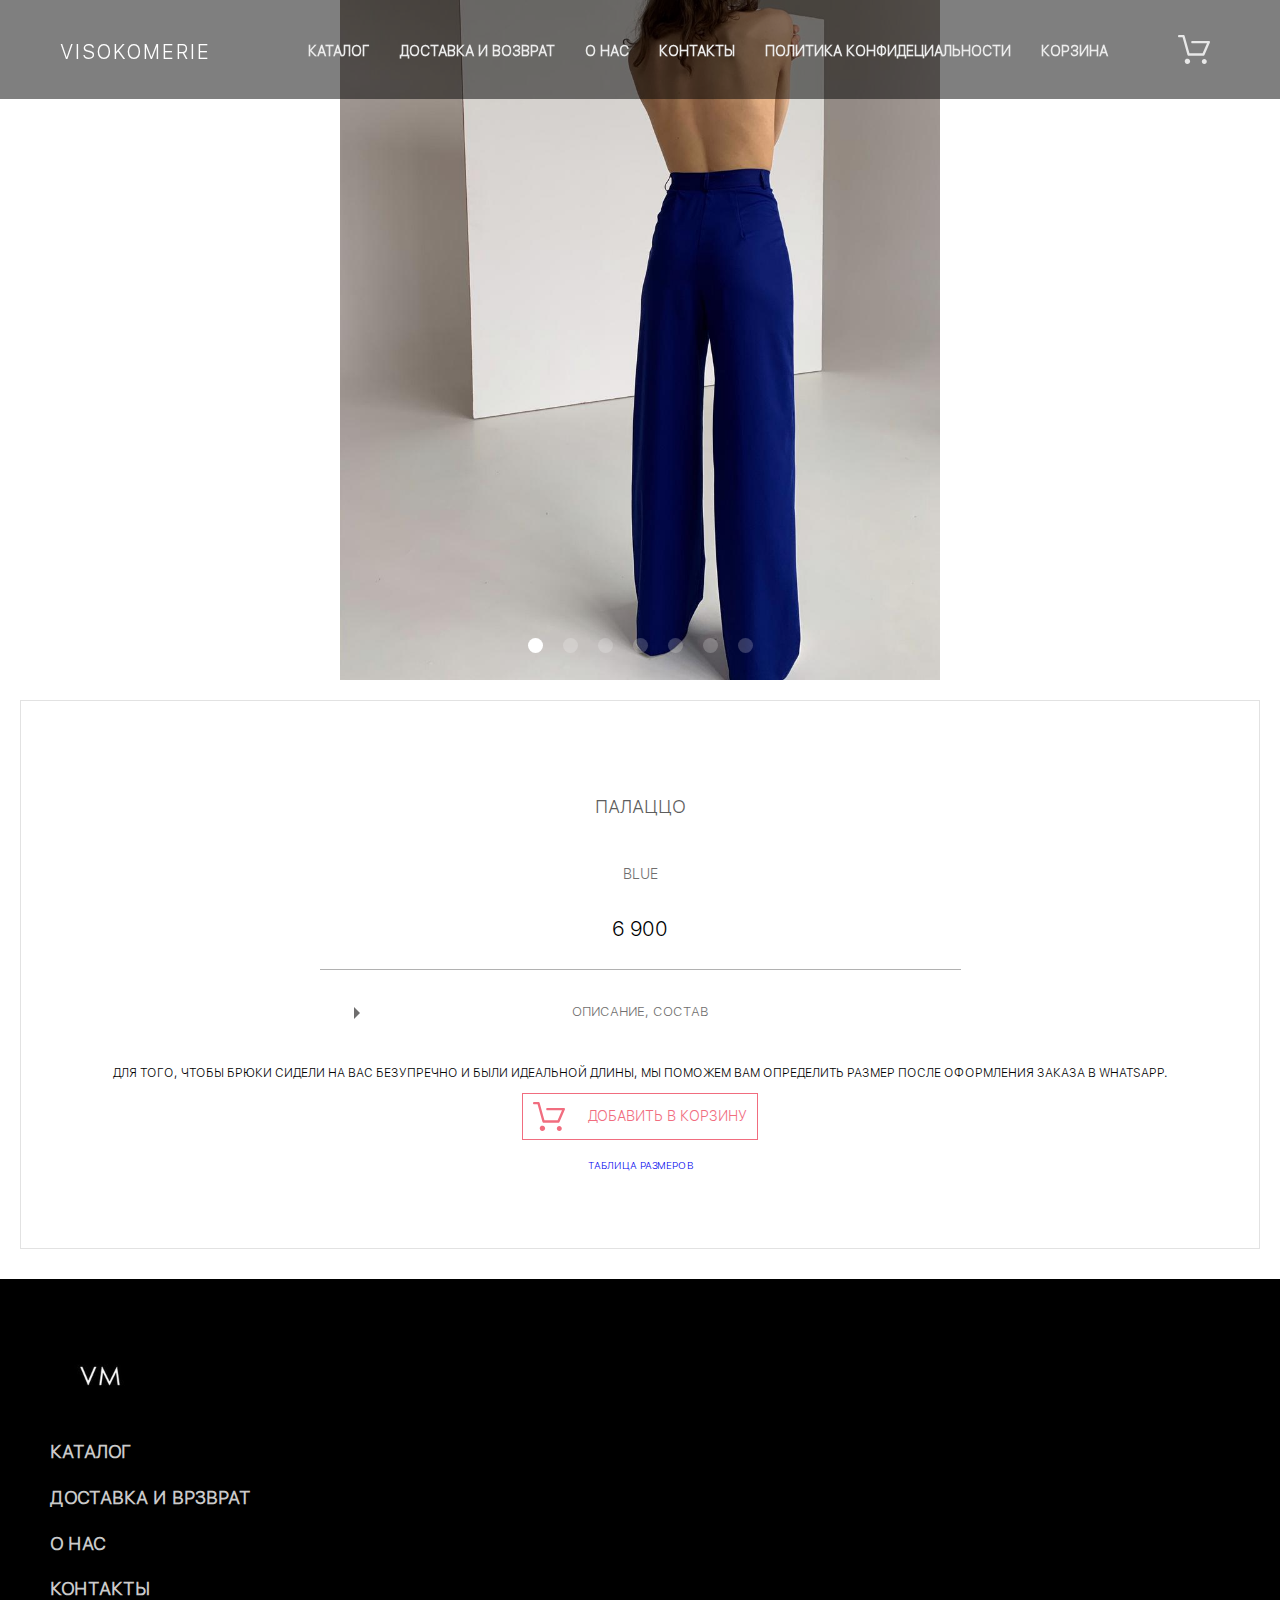
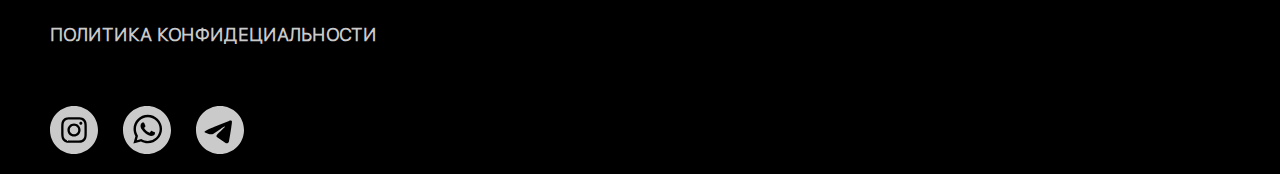
<file: blue_palaco_product.html>
<!DOCTYPE html>
<html lang="en">
<head>
    <meta charset="UTF-8">
    <meta http-equiv="X-UA-Compatible" content="IE=edge">
    <meta name="viewport" content="width=device-width, initial-scale=1.0">
    <title>Одежда для высоких девушек</title>
    <link rel="stylesheet" href="css/normalize.css">
    <link rel="stylesheet" href="css/preloader.css">
    <link rel="stylesheet" href="fonts/SFUI/stylesheet.css">
    <link rel="stylesheet" href="https://unpkg.com/swiper/swiper-bundle.min.css">
    <link rel="stylesheet" href="css/style.css">
    <link rel="stylesheet" href="css/media-1024.css">
    <link rel="stylesheet" href="css/media-768.css">
    <link rel="stylesheet" href="css/media-320.css">
    <script type="text/javascript" >
        (function(m,e,t,r,i,k,a){m[i]=m[i]||function(){(m[i].a=m[i].a||[]).push(arguments)};
        m[i].l=1*new Date();k=e.createElement(t),a=e.getElementsByTagName(t)[0],k.async=1,k.src=r,a.parentNode.insertBefore(k,a)})
        (window, document, "script", "https://mc.yandex.ru/metrika/tag.js", "ym");
        
        ym(88826590, "init", {
                clickmap:true,
                trackLinks:true,
                accurateTrackBounce:true,
                webvisor:true
        });
    </script>
    <noscript><div><img src="https://mc.yandex.ru/watch/88826590" style="position:absolute; left:-9999px;" alt="" /></div></noscript>
    <!-- /Yandex.Metrika counter -->
</head>
<body>
    <!-- Preloader  -->
    <!-- ...  -->

    <header class="header">
        <div class="container header__container">
            <button class="burger btn-reset">
                <span class="burger__line"></span>
                <span class="burger__line"></span>
                <span class="burger__line"></span>
            </button>
            <a href="index.html" class="logo header__logo">  
                <span class="header__logo_text">VISOKOMERIE</span> 
                <!-- <p class="hero-content__text">Безупречные брюки на ваш рост</p>  -->
            </a>
            <div class="header__inner">
                <nav class="nav">
                    <button class="menu-close btn-reset"></button>
                    <ul class="nav__list list-reset">
                        <li class="nav__item"><a href="#" onclick="setTimeout(function(){ window.location.href = '/catalog.html';}, 400);" class="nav__link">Каталог</a></li>
                        <li class="nav__item"><a href="#" onclick="setTimeout(function(){ window.location.href = '/delivery.html';}, 400);" class="nav__link">Доставка и возврат</a></li>
                        <li class="nav__item"><a href="#" onclick="setTimeout(function(){ window.location.href = '/about.html';}, 400);" class="nav__link">О нас</a></li>                                            
                        <li class="nav__item"><a href="#" onclick="setTimeout(function(){ window.location.href = '#';}, 400);" class="nav__link">Контакты</a></li>
                        <li class="nav__item"><a href="#" onclick="setTimeout(function(){ window.location.href = '#';}, 400);" class="nav__link">Политика конфидециальности</a></li>                        
                        <li class="nav__item"><a href="#" onclick="setTimeout(function(){ window.location.href = '/cart.html';}, 400);" class="nav__link">Корзина</a></li>
                    </ul>
                </nav>
                <div class="menu_overlay" id="overlay-menu"></div>
                <!-- <button class="search">
                <span>
                    <svg width="26" height="26" viewBox="0 0 26 26" fill="none" xmlns="http://www.w3.org/2000/svg">
                    <rect x="19.5138" y="18.5495" width="8" height="2" transform="rotate(45 19.5138 18.5495)" fill="#ececec"/>
                    <circle cx="11.5" cy="11.5" r="10.5" stroke="#ececec" stroke-width="2"/>
                    </svg>
                </span>
                </button> -->
                <a href="cart.html"><div class="header__button"><svg width="32" height="29"
                    viewBox="0 0 32 29" xmlns="http://www.w3.org/2000/svg"
                    class="header__icon mobile_hide">
                    <path
                        d="M26.2009 29C25.5532 28.9738 24.9415 28.6948 24.4972 28.2227C24.0529 27.7506 23.8114 27.1232 23.8245 26.475C23.8376 25.8269 24.1043 25.2097 24.5673 24.7559C25.0303 24.3022 25.6527 24.048 26.301 24.048C26.9493 24.048 27.5717 24.3022 28.0347 24.7559C28.4977 25.2097 28.7644 25.8269 28.7775 26.475C28.7906 27.1232 28.549 27.7506 28.1047 28.2227C27.6604 28.6948 27.0488 28.9738 26.401 29H26.2009ZM6.75293 26.32C6.75293 25.79 6.91011 25.2718 7.20459 24.8311C7.49907 24.3904 7.91764 24.0469 8.40735 23.844C8.89705 23.6412 9.43594 23.5881 9.95581 23.6915C10.4757 23.7949 10.9532 24.0502 11.328 24.425C11.7028 24.7998 11.9581 25.2773 12.0615 25.7972C12.1649 26.317 12.1118 26.8559 11.9089 27.3456C11.7061 27.8353 11.3626 28.2539 10.9219 28.5483C10.4812 28.8428 9.96304 29 9.43298 29C9.08087 29.0003 8.73212 28.9311 8.40674 28.7966C8.08136 28.662 7.78569 28.4646 7.53662 28.2158C7.28755 27.9669 7.09001 27.6713 6.9552 27.3461C6.82039 27.0208 6.75098 26.6721 6.75098 26.32H6.75293ZM10.553 20.686C10.2935 20.6868 10.0409 20.6024 9.83411 20.4457C9.62727 20.2891 9.47758 20.0689 9.40796 19.819L4.57495 2.36401H1.18201C0.868521 2.36401 0.567859 2.23947 0.346191 2.01781C0.124523 1.79614 0 1.49549 0 1.18201C0 0.868519 0.124523 0.567873 0.346191 0.346205C0.567859 0.124537 0.868521 5.81268e-06 1.18201 5.81268e-06H5.46301C5.7225 -0.00080736 5.97504 0.0837201 6.18176 0.240568C6.38848 0.397416 6.53784 0.617884 6.60693 0.868006L11.4399 18.323H24.6179L29.001 8.27501H14.401C14.2428 8.27961 14.0854 8.25242 13.9379 8.19507C13.7904 8.13771 13.6559 8.05134 13.5424 7.94108C13.4288 7.83082 13.3386 7.69891 13.277 7.55315C13.2154 7.40739 13.1836 7.25075 13.1836 7.0925C13.1836 6.93426 13.2154 6.77762 13.277 6.63186C13.3386 6.4861 13.4288 6.35419 13.5424 6.24393C13.6559 6.13367 13.7904 6.0473 13.9379 5.98994C14.0854 5.93259 14.2428 5.90541 14.401 5.91001H30.814C31.0097 5.90996 31.2022 5.95866 31.3744 6.05172C31.5465 6.14478 31.6928 6.27926 31.7999 6.44301C31.9078 6.60729 31.9734 6.79569 31.9908 6.99145C32.0083 7.18721 31.9771 7.38424 31.9 7.565L26.495 19.977C26.4026 20.1876 26.251 20.3668 26.0585 20.4927C25.866 20.6186 25.641 20.6858 25.411 20.686H10.553Z"/>
                </svg></div></a>
            </div>
        </div>
        <div class="header__container-opacity"></div>
    </header>
            
        <!-- ------------------------------------------------------------------------------------------------------------------------ -->
        <!-- Product -->
    <main>
        <section class="product">
            <div class="container product__container">                
                <div class="swiper-container">
                    <div class="swiper-wrapper">
                        <div class="swiper-slide" style="background-image: url(img/2_blue_palaco/1_blue_palaco.jpg);"></div>
                        <div class="swiper-slide" style="background-image: url(img/2_blue_palaco/2_blue_palaco.jpg);"></div>
                        <div class="swiper-slide" style="background-image: url(img/2_blue_palaco/3_blue_palaco.jpg);"></div>
                        <div class="swiper-slide" style="background-image: url(img/2_blue_palaco/4_blue_palaco.jpg);"></div>
                        <div class="swiper-slide" style="background-image: url(img/2_blue_palaco/5_blue_palaco.jpeg);"></div>
                        <div class="swiper-slide" style="background-image: url(img/2_blue_palaco/6_blue_palaco.jpeg);"></div>
                        <div class="swiper-slide" style="background-image: url(img/2_blue_palaco/7_blue_palaco.jpg);"></div>
                    </div>
                    <div class="swiper-pagination"></div>
                </div>
            </div>
        </section>
        <section class="product-desciption">
            <div class="product__desciption container">                
                <h3 class="product__heading">ПАЛАЦЦО</h3>
                <p class="product__text">BLUE</p>
                <p class="product__price">6900</p>
                <div class="product__divider"></div>                            
                <div class="info">
                    <input id="info__body_1" class="info__switch" type="checkbox">
                    <label for="info__body_1" class="info__headline">Описание, состав</label>
                    <div class="info__body-text">                        
                        Лёгкие брюки в самом модном цвете 2022 года <br>
                        Безупречно сидят на талии, прошитые стрелки шикарно подчеркнут длину и стройность ваших ног. <br>   <br>
                        Состав: 70% вискоза, 27% п/э, 3% эластан.   <br>   <br>                                                          
                    </div>
                </div>
                <p class="product__order-info">Для того, чтобы брюки сидели на вас безупречно и были идеальной длины, мы поможем вам определить размер после оформления заказа в WhatsApp.</p>
                <div class="product__addtocart js-open-modal" data-modal="2" data-id="2" data-img="/img/2_blue_palaco/1_blue_palaco.jpg">
                    <svg width="32" height="29" viewBox="0 0 32 29" xmlns="http://www.w3.org/2000/svg"
                        class="product__addtocart_btnimg">
                        <path
                            d="M26.2009 29C25.5532 28.9738 24.9415 28.6948 24.4972 28.2227C24.0529 27.7506 23.8114 27.1232 23.8245 26.475C23.8376 25.8269 24.1043 25.2097 24.5673 24.7559C25.0303 24.3022 25.6527 24.048 26.301 24.048C26.9493 24.048 27.5717 24.3022 28.0347 24.7559C28.4977 25.2097 28.7644 25.8269 28.7775 26.475C28.7906 27.1232 28.549 27.7506 28.1047 28.2227C27.6604 28.6948 27.0488 28.9738 26.401 29H26.2009ZM6.75293 26.32C6.75293 25.79 6.91011 25.2718 7.20459 24.8311C7.49907 24.3904 7.91764 24.0469 8.40735 23.844C8.89705 23.6412 9.43594 23.5881 9.95581 23.6915C10.4757 23.7949 10.9532 24.0502 11.328 24.425C11.7028 24.7998 11.9581 25.2773 12.0615 25.7972C12.1649 26.317 12.1118 26.8559 11.9089 27.3456C11.7061 27.8353 11.3626 28.2539 10.9219 28.5483C10.4812 28.8428 9.96304 29 9.43298 29C9.08087 29.0003 8.73212 28.9311 8.40674 28.7966C8.08136 28.662 7.78569 28.4646 7.53662 28.2158C7.28755 27.9669 7.09001 27.6713 6.9552 27.3461C6.82039 27.0208 6.75098 26.6721 6.75098 26.32H6.75293ZM10.553 20.686C10.2935 20.6868 10.0409 20.6024 9.83411 20.4457C9.62727 20.2891 9.47758 20.0689 9.40796 19.819L4.57495 2.36401H1.18201C0.868521 2.36401 0.567859 2.23947 0.346191 2.01781C0.124523 1.79614 0 1.49549 0 1.18201C0 0.868519 0.124523 0.567873 0.346191 0.346205C0.567859 0.124537 0.868521 5.81268e-06 1.18201 5.81268e-06H5.46301C5.7225 -0.00080736 5.97504 0.0837201 6.18176 0.240568C6.38848 0.397416 6.53784 0.617884 6.60693 0.868006L11.4399 18.323H24.6179L29.001 8.27501H14.401C14.2428 8.27961 14.0854 8.25242 13.9379 8.19507C13.7904 8.13771 13.6559 8.05134 13.5424 7.94108C13.4288 7.83082 13.3386 7.69891 13.277 7.55315C13.2154 7.40739 13.1836 7.25075 13.1836 7.0925C13.1836 6.93426 13.2154 6.77762 13.277 6.63186C13.3386 6.4861 13.4288 6.35419 13.5424 6.24393C13.6559 6.13367 13.7904 6.0473 13.9379 5.98994C14.0854 5.93259 14.2428 5.90541 14.401 5.91001H30.814C31.0097 5.90996 31.2022 5.95866 31.3744 6.05172C31.5465 6.14478 31.6928 6.27926 31.7999 6.44301C31.9078 6.60729 31.9734 6.79569 31.9908 6.99145C32.0083 7.18721 31.9771 7.38424 31.9 7.565L26.495 19.977C26.4026 20.1876 26.251 20.3668 26.0585 20.4927C25.866 20.6186 25.641 20.6858 25.411 20.686H10.553Z"/>
                    </svg>
                    <div class="product__addtocart_btntxt">Добавить в корзину</div>
                </div>
                <!-- Модальное окно Товар добавлен в корзину-->
                <div class="modal" data-modal="2">
                    <!--   Svg иконка для закрытия окна  -->
                    <svg class="modal__cross js-modal-close" xmlns="http://www.w3.org/2000/svg" viewBox="0 0 24 24"><path d="M23.954 21.03l-9.184-9.095 9.092-9.174-2.832-2.807-9.09 9.179-9.176-9.088-2.81 2.81 9.186 9.105-9.095 9.184 2.81 2.81 9.112-9.192 9.18 9.1z"/></svg>
                    <p class="modal__title">Заказ добавлен в корзину</p>
                    <button class="modal__btn site-btn" onclick="window.location.href = '/cart.html';">Перейти в корзину</button>
                </div>
                <div class="sizes-quantity">                    
                        <span class="text-dgray"></span>
                        <a class="text-dgray js-open-modal" data-modal="1" href="#">Таблица размеров</a>                   
                </div>

                <!-- Модальное окно Таблица размеров-->
                <div class="modal" data-modal="1">
                    <!--   Svg иконка для закрытия окна  -->
                    <svg class="modal__cross js-modal-close" xmlns="http://www.w3.org/2000/svg" viewBox="0 0 24 24"><path d="M23.954 21.03l-9.184-9.095 9.092-9.174-2.832-2.807-9.09 9.179-9.176-9.088-2.81 2.81 9.186 9.105-9.095 9.184 2.81 2.81 9.112-9.192 9.18 9.1z"/></svg>
                    <p class="modal__title">Таблица размеров</p>
                    <div class="modal__img-wrapper">
                        <img class="modal__img" src="/img/palaco-size-table.jpg" alt="">                        
                    </div>                    
                </div>
                <!-- Подложка под модальным окном -->
                <div class="modal_overlay" id="overlay-modal"></div>
            </div>
        </section>
       
    
    </main>
    <!-- ------------------------------------------------------------------------------------------------------------------------ -->

    <footer class="footer">
        <div class="container footer__container">
            <div class="footer-left">
                <a class="footer__logo" href="#">
                    <img class = "footer_logo" src="img/logo_vm.jpg" alt="">
                </a>
                <ul class="footer__list list-reset">
                    <li class="footer__item">
                        <a href="/catalog.html" class="footer__link">Каталог</a>
                    </li>                
                    <li class="footer__item">
                        <a href="/delivery.html" class="footer__link">Доставка и врзврат</a>
                    </li>                
                    <li class="footer__item">
                        <a href="/about.html" class="footer__link">О нас</a>
                    </li>                                    
                    <li class="footer__item">
                        <a href="#" class="footer__link">Контакты</a>
                    </li>
                    <li class="footer__item">
                        <a href="#" class="footer__link">Политика конфидециальности</a>
                    </li>
                </ul>
                <div class="footer__social">                    
                    <a href="https://www.instagram.com/visokomerie.brand/" class="footer__icon" target="_blank">                
                        <svg class="footer__icon-svg" width="32" height="32" viewBox="0 0 48 48" fill="none" xmlns="http://www.w3.org/2000/svg">
                            <path fill-rule="evenodd" clip-rule="evenodd" d="M0 24C0 10.7452 10.7452 0 24 0C37.2548 0 48 10.7452 48 24C48 37.2548 37.2548 48 24 48C10.7452 48 0 37.2548 0 24ZM24.0012 11.2C20.5249 11.2 20.0886 11.2152 18.7233 11.2773C17.3606 11.3397 16.4305 11.5555 15.6166 11.872C14.7747 12.1989 14.0606 12.6363 13.3491 13.348C12.6371 14.0595 12.1997 14.7736 11.8717 15.6152C11.5544 16.4294 11.3384 17.3598 11.2771 18.7219C11.216 20.0873 11.2 20.5238 11.2 24.0001C11.2 27.4764 11.2155 27.9114 11.2773 29.2767C11.34 30.6394 11.5557 31.5695 11.872 32.3834C12.1992 33.2253 12.6365 33.9394 13.3483 34.6509C14.0595 35.3629 14.7736 35.8013 15.615 36.1283C16.4294 36.4448 17.3598 36.6605 18.7222 36.7229C20.0876 36.7851 20.5236 36.8003 23.9996 36.8003C27.4762 36.8003 27.9111 36.7851 29.2765 36.7229C30.6391 36.6605 31.5703 36.4448 32.3848 36.1283C33.2264 35.8013 33.9394 35.3629 34.6506 34.6509C35.3626 33.9394 35.8 33.2253 36.128 32.3837C36.4427 31.5695 36.6587 30.6391 36.7227 29.277C36.784 27.9116 36.8 27.4764 36.8 24.0001C36.8 20.5238 36.784 20.0876 36.7227 18.7222C36.6587 17.3595 36.4427 16.4294 36.128 15.6155C35.8 14.7736 35.3626 14.0595 34.6506 13.348C33.9386 12.636 33.2266 12.1987 32.384 11.872C31.5679 11.5555 30.6373 11.3397 29.2746 11.2773C27.9092 11.2152 27.4746 11.2 23.9972 11.2H24.0012Z" fill="#cacaca"/>
                            <path fill-rule="evenodd" clip-rule="evenodd" d="M22.8529 13.5067C23.1937 13.5062 23.574 13.5067 24.0012 13.5067C27.4188 13.5067 27.8239 13.519 29.1735 13.5803C30.4215 13.6374 31.0989 13.8459 31.5501 14.0211C32.1474 14.2531 32.5733 14.5304 33.021 14.9784C33.469 15.4264 33.7464 15.8531 33.9789 16.4505C34.1541 16.9011 34.3629 17.5785 34.4197 18.8265C34.481 20.1758 34.4944 20.5812 34.4944 23.9972C34.4944 27.4132 34.481 27.8186 34.4197 29.1679C34.3626 30.4159 34.1541 31.0933 33.9789 31.5439C33.7469 32.1413 33.469 32.5666 33.021 33.0144C32.573 33.4624 32.1477 33.7397 31.5501 33.9717C31.0994 34.1477 30.4215 34.3557 29.1735 34.4128C27.8242 34.4741 27.4188 34.4874 24.0012 34.4874C20.5833 34.4874 20.1782 34.4741 18.8289 34.4128C17.5809 34.3552 16.9035 34.1466 16.4521 33.9714C15.8547 33.7394 15.428 33.4621 14.98 33.0141C14.532 32.5661 14.2547 32.1405 14.0222 31.5429C13.847 31.0922 13.6382 30.4149 13.5814 29.1669C13.52 27.8175 13.5078 27.4122 13.5078 23.994C13.5078 20.5758 13.52 20.1726 13.5814 18.8233C13.6384 17.5753 13.847 16.8979 14.0222 16.4467C14.2542 15.8494 14.532 15.4227 14.98 14.9747C15.428 14.5267 15.8547 14.2494 16.4521 14.0168C16.9033 13.8408 17.5809 13.6328 18.8289 13.5755C20.0097 13.5222 20.4673 13.5062 22.8529 13.5035V13.5067ZM30.8338 15.632C29.9858 15.632 29.2978 16.3193 29.2978 17.1675C29.2978 18.0155 29.9858 18.7035 30.8338 18.7035C31.6818 18.7035 32.3698 18.0155 32.3698 17.1675C32.3698 16.3195 31.6818 15.632 30.8338 15.632ZM24.0012 17.4267C20.371 17.4267 17.4278 20.37 17.4278 24.0001C17.4278 27.6303 20.371 30.5722 24.0012 30.5722C27.6314 30.5722 30.5735 27.6303 30.5735 24.0001C30.5735 20.37 27.6314 17.4267 24.0012 17.4267Z" fill="#cacaca"/>
                            <path fill-rule="evenodd" clip-rule="evenodd" d="M24.0012 19.7334C26.3575 19.7334 28.2679 21.6436 28.2679 24.0001C28.2679 26.3564 26.3575 28.2668 24.0012 28.2668C21.6446 28.2668 19.7345 26.3564 19.7345 24.0001C19.7345 21.6436 21.6446 19.7334 24.0012 19.7334Z" fill="#cacaca"/>
                        </svg>                               
                    </a>
                    <a href="https://wa.me/79811612280" class="footer__icon" target="_blank">
                        <svg class="footer__icon-svg" width="32" height="32" viewBox="0 0 48 48" fill="none" xmlns="http://www.w3.org/2000/svg">
                            <path fill-rule="evenodd" clip-rule="evenodd" d="M24 48C10.7452 48 0 37.2548 0 24C0 10.7452 10.7452 0 24 0C37.2548 0 48 10.7452 48 24C48 37.2548 37.2548 48 24 48ZM24.7911 37.3525C32.6595 37.3493 39.059 30.9483 39.0621 23.0815C39.0637 19.2683 37.5806 15.6828 34.8862 12.9854C32.1918 10.2879 28.6086 8.80165 24.7909 8.8C16.9248 8.8 10.5228 15.2017 10.5196 23.0702C10.5186 25.5855 11.1757 28.0405 12.4246 30.2048L10.4 37.6L17.9653 35.6155C20.0498 36.7524 22.3967 37.3517 24.7852 37.3525H24.7911Z" fill="#cacaca"/>
                            <path fill-rule="evenodd" clip-rule="evenodd" d="M18.3159 33.0319L13.8265 34.2096L15.0248 29.8324L14.7428 29.3836C13.5554 27.4951 12.9283 25.3124 12.9292 23.0711C12.9318 16.5311 18.2529 11.2104 24.7958 11.2104C27.964 11.2115 30.9422 12.4469 33.1817 14.689C35.4212 16.9311 36.6538 19.9112 36.6526 23.0807C36.6499 29.6212 31.3289 34.9424 24.7911 34.9424H24.7863C22.6578 34.9415 20.5702 34.3697 18.749 33.289L18.3159 33.0319ZM31.9808 26.4751C31.8917 26.3264 31.654 26.2372 31.2974 26.0586C30.9408 25.8801 29.1877 25.0176 28.8608 24.8985C28.534 24.7795 28.2961 24.7201 28.0585 25.0769C27.8208 25.4339 27.1374 26.2372 26.9294 26.4751C26.7214 26.7131 26.5133 26.7429 26.1569 26.5644C25.8003 26.3859 24.6513 26.0094 23.2893 24.7945C22.2292 23.8489 21.5135 22.6813 21.3055 22.3243C21.0975 21.9673 21.2834 21.7743 21.4619 21.5965C21.6223 21.4367 21.8185 21.1799 21.9968 20.9718C22.1751 20.7636 22.2345 20.6148 22.3533 20.377C22.4722 20.1389 22.4128 19.9307 22.3236 19.7522C22.2345 19.5737 21.5213 17.8185 21.2242 17.1045C20.9347 16.4092 20.6408 16.5034 20.4219 16.4924C20.2141 16.482 19.9762 16.4798 19.7385 16.4798C19.5008 16.4798 19.1144 16.569 18.7876 16.926C18.4607 17.283 17.5395 18.1457 17.5395 19.9008C17.5395 21.656 18.8173 23.3516 18.9956 23.5896C19.1739 23.8276 21.51 27.4293 25.0871 28.9739C25.9379 29.3413 26.602 29.5607 27.12 29.725C27.9742 29.9965 28.7516 29.9582 29.3659 29.8663C30.0511 29.764 31.4756 29.0038 31.7729 28.1709C32.0699 27.3378 32.0699 26.6238 31.9808 26.4751Z" fill="#cacaca"/>
                        </svg>                            
                    </a>
                    <a href="https://t.me/visokomeriebrand" class="footer__icon" target="_blank">
                        <svg class="footer__icon-svg" width="32" height="32" viewBox="0 0 48 48" fill="none" xmlns="http://www.w3.org/2000/svg">
                            <path fill-rule="evenodd" clip-rule="evenodd" d="M48 24C48 37.2548 37.2548 48 24 48C10.7452 48 0 37.2548 0 24C0 10.7452 10.7452 0 24 0C37.2548 0 48 10.7452 48 24ZM16.0715 21.8015C13.6673 22.8512 11.1971 23.9298 8.93825 25.174C7.75877 26.0376 9.32638 26.6485 10.7971 27.2215C11.0309 27.3126 11.2622 27.4027 11.4797 27.4927C11.6607 27.5484 11.8447 27.607 12.0312 27.6664C13.6669 28.1875 15.4907 28.7686 17.0787 27.8945C19.6873 26.396 22.149 24.6636 24.6089 22.9325C25.4148 22.3653 26.2205 21.7983 27.0311 21.2397C27.0691 21.2154 27.1119 21.1876 27.1588 21.1573C27.8493 20.7096 29.4024 19.7029 28.8279 21.0901C27.4695 22.5757 26.0144 23.8907 24.5515 25.213C23.5655 26.1041 22.5759 26.9985 21.6099 27.9505C20.7686 28.6341 19.8949 30.0088 20.837 30.9661C23.0069 32.4851 25.2107 33.9673 27.4132 35.4487C28.1299 35.9307 28.8466 36.4127 29.5618 36.8959C30.774 37.8637 32.6685 37.0808 32.935 35.5685C33.0535 34.8728 33.1725 34.1772 33.2915 33.4815C33.9491 29.6368 34.6069 25.7907 35.188 21.9335C35.267 21.3284 35.3565 20.7234 35.4461 20.1181C35.6632 18.651 35.8806 17.1821 35.9485 15.7071C35.7735 14.2351 33.9887 14.5588 32.9955 14.8898C27.8903 16.8324 22.8361 18.919 17.8019 21.0424C17.2316 21.295 16.6535 21.5474 16.0715 21.8015Z" fill="#cacaca"/>
                        </svg>                              
                    </a>
                </div>
            </div>            
        </div>        
    </footer>
    <script src="https://unpkg.com/swiper/swiper-bundle.min.js"></script>
    <script src="js/script.js"></script>
    <script src="js/modal.js"></script>
    <script src="js/product.js"></script>
</body>
</html>
</file>
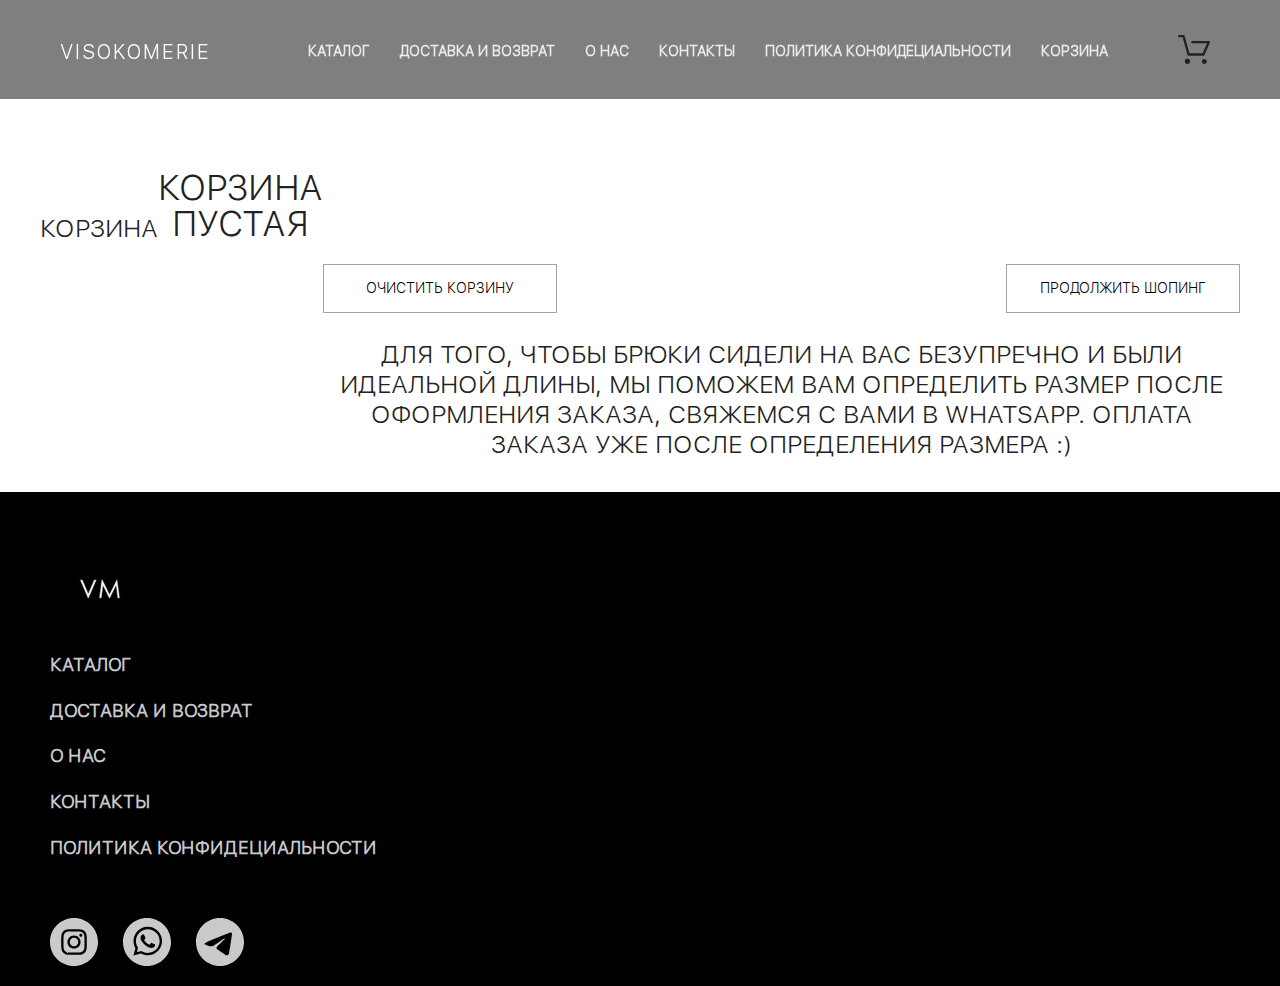
<file: cart.html>
<!DOCTYPE html>
<html lang="en">
<head>
    <meta charset="UTF-8">
    <meta http-equiv="X-UA-Compatible" content="IE=edge">
    <meta name="viewport" content="width=device-width, initial-scale=1.0">
    <title>Одежда для высоких девушек</title>
    <link rel="stylesheet" href="css/normalize.css">
    <link rel="stylesheet" href="css/preloader.css">
    <link rel="stylesheet" href="fonts/SFUI/stylesheet.css">
    <link rel="stylesheet" href="https://unpkg.com/swiper/swiper-bundle.min.css">
    <link rel="stylesheet" href="css/style.css">
    <link rel="stylesheet" href="css/media-1024.css">
    <link rel="stylesheet" href="css/media-768.css">
    <link rel="stylesheet" href="css/media-320.css">
    <script type="text/javascript" >
        (function(m,e,t,r,i,k,a){m[i]=m[i]||function(){(m[i].a=m[i].a||[]).push(arguments)};
        m[i].l=1*new Date();k=e.createElement(t),a=e.getElementsByTagName(t)[0],k.async=1,k.src=r,a.parentNode.insertBefore(k,a)})
        (window, document, "script", "https://mc.yandex.ru/metrika/tag.js", "ym");
        
        ym(88826590, "init", {
                clickmap:true,
                trackLinks:true,
                accurateTrackBounce:true,
                webvisor:true
        });
    </script>
    <noscript><div><img src="https://mc.yandex.ru/watch/88826590" style="position:absolute; left:-9999px;" alt="" /></div></noscript>
    <!-- /Yandex.Metrika counter -->
</head>
<body>
    <!-- Preloader  -->
    <!-- ...  -->

    <header class="header">
        <div class="container header__container">
            <button class="burger btn-reset">
                <span class="burger__line black"></span>
                <span class="burger__line black"></span>
                <span class="burger__line black"></span>
            </button>
            <a href="index.html" class="logo header__logo">  
                <span class="header__logo_text black">VISOKOMERIE</span> 
                <!-- <p class="hero-content__text">Безупречные брюки на ваш рост</p>  -->
            </a>
            <div class="header__inner">
                <nav class="nav">
                    <button class="menu-close btn-reset"></button>
                    <ul class="nav__list list-reset">
                        <li class="nav__item"><a href="#" onclick="setTimeout(function(){ window.location.href = '/catalog.html';}, 400);" class="nav__link">Каталог</a></li>
                        <li class="nav__item"><a href="#" onclick="setTimeout(function(){ window.location.href = '/delivery.html';}, 400);" class="nav__link">Доставка и возврат</a></li>
                        <li class="nav__item"><a href="#" onclick="setTimeout(function(){ window.location.href = '/about.html';}, 400);" class="nav__link">О нас</a></li>                                            
                        <li class="nav__item"><a href="#" onclick="setTimeout(function(){ window.location.href = '#';}, 400);" class="nav__link">Контакты</a></li>
                        <li class="nav__item"><a href="#" onclick="setTimeout(function(){ window.location.href = '#';}, 400);" class="nav__link">Политика конфидециальности</a></li>                        
                        <li class="nav__item"><a href="#" onclick="setTimeout(function(){ window.location.href = '/cart.html';}, 400);" class="nav__link">Корзина</a></li>
                    </ul>
                </nav>
                <div class="menu_overlay" id="overlay-menu"></div>
                <!-- <button class="search">
                <span>
                    <svg width="26" height="26" viewBox="0 0 26 26" fill="none" xmlns="http://www.w3.org/2000/svg">
                    <rect x="19.5138" y="18.5495" width="8" height="2" transform="rotate(45 19.5138 18.5495)" fill="#ececec"/>
                    <circle cx="11.5" cy="11.5" r="10.5" stroke="#ececec" stroke-width="2"/>
                    </svg>
                </span>
                </button> -->
                <a href="cart.html"><div class="header__button"><svg width="32" height="29"
                    viewBox="0 0 32 29" xmlns="http://www.w3.org/2000/svg"
                    class="header__icon black mobile_hide">
                    <path
                        d="M26.2009 29C25.5532 28.9738 24.9415 28.6948 24.4972 28.2227C24.0529 27.7506 23.8114 27.1232 23.8245 26.475C23.8376 25.8269 24.1043 25.2097 24.5673 24.7559C25.0303 24.3022 25.6527 24.048 26.301 24.048C26.9493 24.048 27.5717 24.3022 28.0347 24.7559C28.4977 25.2097 28.7644 25.8269 28.7775 26.475C28.7906 27.1232 28.549 27.7506 28.1047 28.2227C27.6604 28.6948 27.0488 28.9738 26.401 29H26.2009ZM6.75293 26.32C6.75293 25.79 6.91011 25.2718 7.20459 24.8311C7.49907 24.3904 7.91764 24.0469 8.40735 23.844C8.89705 23.6412 9.43594 23.5881 9.95581 23.6915C10.4757 23.7949 10.9532 24.0502 11.328 24.425C11.7028 24.7998 11.9581 25.2773 12.0615 25.7972C12.1649 26.317 12.1118 26.8559 11.9089 27.3456C11.7061 27.8353 11.3626 28.2539 10.9219 28.5483C10.4812 28.8428 9.96304 29 9.43298 29C9.08087 29.0003 8.73212 28.9311 8.40674 28.7966C8.08136 28.662 7.78569 28.4646 7.53662 28.2158C7.28755 27.9669 7.09001 27.6713 6.9552 27.3461C6.82039 27.0208 6.75098 26.6721 6.75098 26.32H6.75293ZM10.553 20.686C10.2935 20.6868 10.0409 20.6024 9.83411 20.4457C9.62727 20.2891 9.47758 20.0689 9.40796 19.819L4.57495 2.36401H1.18201C0.868521 2.36401 0.567859 2.23947 0.346191 2.01781C0.124523 1.79614 0 1.49549 0 1.18201C0 0.868519 0.124523 0.567873 0.346191 0.346205C0.567859 0.124537 0.868521 5.81268e-06 1.18201 5.81268e-06H5.46301C5.7225 -0.00080736 5.97504 0.0837201 6.18176 0.240568C6.38848 0.397416 6.53784 0.617884 6.60693 0.868006L11.4399 18.323H24.6179L29.001 8.27501H14.401C14.2428 8.27961 14.0854 8.25242 13.9379 8.19507C13.7904 8.13771 13.6559 8.05134 13.5424 7.94108C13.4288 7.83082 13.3386 7.69891 13.277 7.55315C13.2154 7.40739 13.1836 7.25075 13.1836 7.0925C13.1836 6.93426 13.2154 6.77762 13.277 6.63186C13.3386 6.4861 13.4288 6.35419 13.5424 6.24393C13.6559 6.13367 13.7904 6.0473 13.9379 5.98994C14.0854 5.93259 14.2428 5.90541 14.401 5.91001H30.814C31.0097 5.90996 31.2022 5.95866 31.3744 6.05172C31.5465 6.14478 31.6928 6.27926 31.7999 6.44301C31.9078 6.60729 31.9734 6.79569 31.9908 6.99145C32.0083 7.18721 31.9771 7.38424 31.9 7.565L26.495 19.977C26.4026 20.1876 26.251 20.3668 26.0585 20.4927C25.866 20.6186 25.641 20.6858 25.411 20.686H10.553Z"/>
                </svg></div></a>
            </div>
        </div>
        <div class="header__container-opacity"></div>
    </header>

    <section class="cart container">
        <!-- <h2 class="visually-hidden">корзина</h2> -->
        <h2 class="cart__heading">Корзина</h2>  
        <p class="cart__text" id="cart__text"></p>  
        <div class="cart__wrapper">
        <ul class="cart__list" id="cart__list">
            <!-- <li class="cart__list-item">
                <img src="img/2_blue_palaco/1_blue_palaco.jpg" alt="Man in hoody" width="262" height="306" class="cart__list-img">
                <div class="cart__list-wrapper">
                    <h3 class="cart__list-heading">PALAZZO</h3>
                    <p class="cart__list-text">Price: <span class="cart__list-pink">$100</span></p>
                    <p class="cart__list-text">Color: BLUE</p>
                    <div class="cart__list-subwrapper">
                        <label class="cart__list-text">Quantity:</label>
                        <input type="text" class="cart__list-qty" placeholder="2">
                    </div>
                </div>
            </li>
            <li class="cart__list-item">
                <img src="img/4_green_banan/1_green_banan.JPG" alt="Man in red" width="262" height="306" class="cart__list-img">
                <div class="cart__list-wrapper">
                    <h3 class="cart__list-heading">BANAN</h3>
                    <p class="cart__list-text">Price: <span class="cart__list_item_pink">$300</span></p>
                    <p class="cart__list-text">Color: GREEN</p>
                    <div class="cart__list-subwrapper">
                        <label class="cart__list-text">Quantity:</label>
                        <input type="text" class="cart__list-qty" placeholder="2">
                    </div>
                </div>
            </li> -->
        </ul>
        <ul class="cart__list-buttons" id = "cart__clear">
            <li><button type="reset" class="cart__list-button">Очистить корзину</button></li>
            <li><button type="button" class="cart__list-button" onclick="window.location.href='/catalog.html'">Продолжить шопинг</button></li>
        </ul>
        <p class="cart__text-whatsapp" id = "cart__text-whatsapp" >Для того, чтобы брюки сидели на вас безупречно и были идеальной длины, мы поможем вам определить 
            размер после оформления заказа, свяжемся с вами в WhatsApp. Оплата заказа уже после 
            определения размера :)</p>
        </div>                  
        <div class="cart__shipping_wrapper" id = "cart__shipping_wrapper">
            <form action="post" class="cart__shipping" id = "cart__shipping">
                <h3 class="cart__shipping_heading">Имя</h3>
                <label for="name" class="visually-hidden">Name</label>
                <input type="text" id="clientname" class="cart__phone" placeholder="Ваше имя">
                <h3 class="cart__shipping_heading">Номер телефона</h3>
                <label for="phone" class="visually-hidden">Phone</label>
                <input type="text" id="phone" class="cart__phone phone" placeholder="+7 (912) 345-67-89"/> <!--   -->
            </form>
            <div class="cart__total">
                <div class="cart__total_text_wrapper">                    
                    <p class="cart__grandtotal_text" id = "cart__grandtotal_text"></p>
                </div>
                <div class="cart__total_checkout_wrapper">
                    <hr class="cart__total_line">
                    <button type="submit" data-modal="3" class="cart__total_checkout" id = "cart__total_checkout">Заказать</button>
                </div>
                <p class="condition">Нажимая кнопку "Заказать", вы даете согласие на обработку персональных данных в любой форме</p>
            </div>
            <!-- Модальное окно Товар добавлен в корзину-->
            <div class="modal" data-modal="3">
                <!--   Svg иконка для закрытия окна  -->
                <svg class="modal__cross js-modal-close" xmlns="http://www.w3.org/2000/svg" viewBox="0 0 24 24"><path d="M23.954 21.03l-9.184-9.095 9.092-9.174-2.832-2.807-9.09 9.179-9.176-9.088-2.81 2.81 9.186 9.105-9.095 9.184 2.81 2.81 9.112-9.192 9.18 9.1z"/></svg>
                <p class="modal__title" style="font-size: 20px;">Заказ оформлен и отправлен менеджеру</p>
                <p class="modal__title">Если вы желаете ускорить этот процесс, обратитесь в Whatsapp по ссылке ниже</p>                
                <button id = "watsup_btn" class="modal__btn site-btn">WHATSAPP</button>
            </div>
            <!-- Подложка под модальным окном -->
            <div class="modal_overlay" id="overlay-modal"></div>
        </div>
        <div class="main__overlay"></div>
    </section>


    <footer class="footer">
        <div class="container footer__container">
            <div class="footer-left">
                <a class="footer__logo" href="#">
                    <img class = "footer_logo" src="img/logo_vm.jpg" alt="">
                </a>
                <ul class="footer__list list-reset">
                    <li class="footer__item">
                        <a href="/catalog.html" class="footer__link">Каталог</a>
                    </li>                
                    <li class="footer__item">
                        <a href="/delivery.html" class="footer__link">Доставка и возврат</a>
                    </li>                
                    <li class="footer__item">
                        <a href="/about.html" class="footer__link">О нас</a>
                    </li>                                    
                    <li class="footer__item">
                        <a href="#" class="footer__link">Контакты</a>
                    </li>
                    <li class="footer__item">
                        <a href="#" class="footer__link">Политика конфидециальности</a>
                    </li>
                </ul>
                <div class="footer__social">                    
                    <a href="https://www.instagram.com/visokomerie.brand/" class="footer__icon" target="_blank">                
                        <svg class="footer__icon-svg" width="32" height="32" viewBox="0 0 48 48" fill="none" xmlns="http://www.w3.org/2000/svg">
                            <path fill-rule="evenodd" clip-rule="evenodd" d="M0 24C0 10.7452 10.7452 0 24 0C37.2548 0 48 10.7452 48 24C48 37.2548 37.2548 48 24 48C10.7452 48 0 37.2548 0 24ZM24.0012 11.2C20.5249 11.2 20.0886 11.2152 18.7233 11.2773C17.3606 11.3397 16.4305 11.5555 15.6166 11.872C14.7747 12.1989 14.0606 12.6363 13.3491 13.348C12.6371 14.0595 12.1997 14.7736 11.8717 15.6152C11.5544 16.4294 11.3384 17.3598 11.2771 18.7219C11.216 20.0873 11.2 20.5238 11.2 24.0001C11.2 27.4764 11.2155 27.9114 11.2773 29.2767C11.34 30.6394 11.5557 31.5695 11.872 32.3834C12.1992 33.2253 12.6365 33.9394 13.3483 34.6509C14.0595 35.3629 14.7736 35.8013 15.615 36.1283C16.4294 36.4448 17.3598 36.6605 18.7222 36.7229C20.0876 36.7851 20.5236 36.8003 23.9996 36.8003C27.4762 36.8003 27.9111 36.7851 29.2765 36.7229C30.6391 36.6605 31.5703 36.4448 32.3848 36.1283C33.2264 35.8013 33.9394 35.3629 34.6506 34.6509C35.3626 33.9394 35.8 33.2253 36.128 32.3837C36.4427 31.5695 36.6587 30.6391 36.7227 29.277C36.784 27.9116 36.8 27.4764 36.8 24.0001C36.8 20.5238 36.784 20.0876 36.7227 18.7222C36.6587 17.3595 36.4427 16.4294 36.128 15.6155C35.8 14.7736 35.3626 14.0595 34.6506 13.348C33.9386 12.636 33.2266 12.1987 32.384 11.872C31.5679 11.5555 30.6373 11.3397 29.2746 11.2773C27.9092 11.2152 27.4746 11.2 23.9972 11.2H24.0012Z" fill="#cacaca"/>
                            <path fill-rule="evenodd" clip-rule="evenodd" d="M22.8529 13.5067C23.1937 13.5062 23.574 13.5067 24.0012 13.5067C27.4188 13.5067 27.8239 13.519 29.1735 13.5803C30.4215 13.6374 31.0989 13.8459 31.5501 14.0211C32.1474 14.2531 32.5733 14.5304 33.021 14.9784C33.469 15.4264 33.7464 15.8531 33.9789 16.4505C34.1541 16.9011 34.3629 17.5785 34.4197 18.8265C34.481 20.1758 34.4944 20.5812 34.4944 23.9972C34.4944 27.4132 34.481 27.8186 34.4197 29.1679C34.3626 30.4159 34.1541 31.0933 33.9789 31.5439C33.7469 32.1413 33.469 32.5666 33.021 33.0144C32.573 33.4624 32.1477 33.7397 31.5501 33.9717C31.0994 34.1477 30.4215 34.3557 29.1735 34.4128C27.8242 34.4741 27.4188 34.4874 24.0012 34.4874C20.5833 34.4874 20.1782 34.4741 18.8289 34.4128C17.5809 34.3552 16.9035 34.1466 16.4521 33.9714C15.8547 33.7394 15.428 33.4621 14.98 33.0141C14.532 32.5661 14.2547 32.1405 14.0222 31.5429C13.847 31.0922 13.6382 30.4149 13.5814 29.1669C13.52 27.8175 13.5078 27.4122 13.5078 23.994C13.5078 20.5758 13.52 20.1726 13.5814 18.8233C13.6384 17.5753 13.847 16.8979 14.0222 16.4467C14.2542 15.8494 14.532 15.4227 14.98 14.9747C15.428 14.5267 15.8547 14.2494 16.4521 14.0168C16.9033 13.8408 17.5809 13.6328 18.8289 13.5755C20.0097 13.5222 20.4673 13.5062 22.8529 13.5035V13.5067ZM30.8338 15.632C29.9858 15.632 29.2978 16.3193 29.2978 17.1675C29.2978 18.0155 29.9858 18.7035 30.8338 18.7035C31.6818 18.7035 32.3698 18.0155 32.3698 17.1675C32.3698 16.3195 31.6818 15.632 30.8338 15.632ZM24.0012 17.4267C20.371 17.4267 17.4278 20.37 17.4278 24.0001C17.4278 27.6303 20.371 30.5722 24.0012 30.5722C27.6314 30.5722 30.5735 27.6303 30.5735 24.0001C30.5735 20.37 27.6314 17.4267 24.0012 17.4267Z" fill="#cacaca"/>
                            <path fill-rule="evenodd" clip-rule="evenodd" d="M24.0012 19.7334C26.3575 19.7334 28.2679 21.6436 28.2679 24.0001C28.2679 26.3564 26.3575 28.2668 24.0012 28.2668C21.6446 28.2668 19.7345 26.3564 19.7345 24.0001C19.7345 21.6436 21.6446 19.7334 24.0012 19.7334Z" fill="#cacaca"/>
                        </svg>                               
                    </a>
                    <a href="https://wa.me/79811612280" class="footer__icon" target="_blank">
                        <svg class="footer__icon-svg" width="32" height="32" viewBox="0 0 48 48" fill="none" xmlns="http://www.w3.org/2000/svg">
                            <path fill-rule="evenodd" clip-rule="evenodd" d="M24 48C10.7452 48 0 37.2548 0 24C0 10.7452 10.7452 0 24 0C37.2548 0 48 10.7452 48 24C48 37.2548 37.2548 48 24 48ZM24.7911 37.3525C32.6595 37.3493 39.059 30.9483 39.0621 23.0815C39.0637 19.2683 37.5806 15.6828 34.8862 12.9854C32.1918 10.2879 28.6086 8.80165 24.7909 8.8C16.9248 8.8 10.5228 15.2017 10.5196 23.0702C10.5186 25.5855 11.1757 28.0405 12.4246 30.2048L10.4 37.6L17.9653 35.6155C20.0498 36.7524 22.3967 37.3517 24.7852 37.3525H24.7911Z" fill="#cacaca"/>
                            <path fill-rule="evenodd" clip-rule="evenodd" d="M18.3159 33.0319L13.8265 34.2096L15.0248 29.8324L14.7428 29.3836C13.5554 27.4951 12.9283 25.3124 12.9292 23.0711C12.9318 16.5311 18.2529 11.2104 24.7958 11.2104C27.964 11.2115 30.9422 12.4469 33.1817 14.689C35.4212 16.9311 36.6538 19.9112 36.6526 23.0807C36.6499 29.6212 31.3289 34.9424 24.7911 34.9424H24.7863C22.6578 34.9415 20.5702 34.3697 18.749 33.289L18.3159 33.0319ZM31.9808 26.4751C31.8917 26.3264 31.654 26.2372 31.2974 26.0586C30.9408 25.8801 29.1877 25.0176 28.8608 24.8985C28.534 24.7795 28.2961 24.7201 28.0585 25.0769C27.8208 25.4339 27.1374 26.2372 26.9294 26.4751C26.7214 26.7131 26.5133 26.7429 26.1569 26.5644C25.8003 26.3859 24.6513 26.0094 23.2893 24.7945C22.2292 23.8489 21.5135 22.6813 21.3055 22.3243C21.0975 21.9673 21.2834 21.7743 21.4619 21.5965C21.6223 21.4367 21.8185 21.1799 21.9968 20.9718C22.1751 20.7636 22.2345 20.6148 22.3533 20.377C22.4722 20.1389 22.4128 19.9307 22.3236 19.7522C22.2345 19.5737 21.5213 17.8185 21.2242 17.1045C20.9347 16.4092 20.6408 16.5034 20.4219 16.4924C20.2141 16.482 19.9762 16.4798 19.7385 16.4798C19.5008 16.4798 19.1144 16.569 18.7876 16.926C18.4607 17.283 17.5395 18.1457 17.5395 19.9008C17.5395 21.656 18.8173 23.3516 18.9956 23.5896C19.1739 23.8276 21.51 27.4293 25.0871 28.9739C25.9379 29.3413 26.602 29.5607 27.12 29.725C27.9742 29.9965 28.7516 29.9582 29.3659 29.8663C30.0511 29.764 31.4756 29.0038 31.7729 28.1709C32.0699 27.3378 32.0699 26.6238 31.9808 26.4751Z" fill="#cacaca"/>
                        </svg>                            
                    </a>
                    <a href="https://t.me/visokomeriebrand" class="footer__icon" target="_blank">
                        <svg class="footer__icon-svg" width="32" height="32" viewBox="0 0 48 48" fill="none" xmlns="http://www.w3.org/2000/svg">
                            <path fill-rule="evenodd" clip-rule="evenodd" d="M48 24C48 37.2548 37.2548 48 24 48C10.7452 48 0 37.2548 0 24C0 10.7452 10.7452 0 24 0C37.2548 0 48 10.7452 48 24ZM16.0715 21.8015C13.6673 22.8512 11.1971 23.9298 8.93825 25.174C7.75877 26.0376 9.32638 26.6485 10.7971 27.2215C11.0309 27.3126 11.2622 27.4027 11.4797 27.4927C11.6607 27.5484 11.8447 27.607 12.0312 27.6664C13.6669 28.1875 15.4907 28.7686 17.0787 27.8945C19.6873 26.396 22.149 24.6636 24.6089 22.9325C25.4148 22.3653 26.2205 21.7983 27.0311 21.2397C27.0691 21.2154 27.1119 21.1876 27.1588 21.1573C27.8493 20.7096 29.4024 19.7029 28.8279 21.0901C27.4695 22.5757 26.0144 23.8907 24.5515 25.213C23.5655 26.1041 22.5759 26.9985 21.6099 27.9505C20.7686 28.6341 19.8949 30.0088 20.837 30.9661C23.0069 32.4851 25.2107 33.9673 27.4132 35.4487C28.1299 35.9307 28.8466 36.4127 29.5618 36.8959C30.774 37.8637 32.6685 37.0808 32.935 35.5685C33.0535 34.8728 33.1725 34.1772 33.2915 33.4815C33.9491 29.6368 34.6069 25.7907 35.188 21.9335C35.267 21.3284 35.3565 20.7234 35.4461 20.1181C35.6632 18.651 35.8806 17.1821 35.9485 15.7071C35.7735 14.2351 33.9887 14.5588 32.9955 14.8898C27.8903 16.8324 22.8361 18.919 17.8019 21.0424C17.2316 21.295 16.6535 21.5474 16.0715 21.8015Z" fill="#cacaca"/>
                        </svg>                              
                    </a>
                </div>
            </div>            
        </div>        
    </footer>
    <script src="https://unpkg.com/swiper/swiper-bundle.min.js"></script>
    <script src="https://smtpjs.com/v3/smtp.js"></script>
    <script src="js/script.js"></script>
    <script src="js/cart.js"></script>
    <script src="js/modal.js"></script>
    
</body>
</html>
</file>
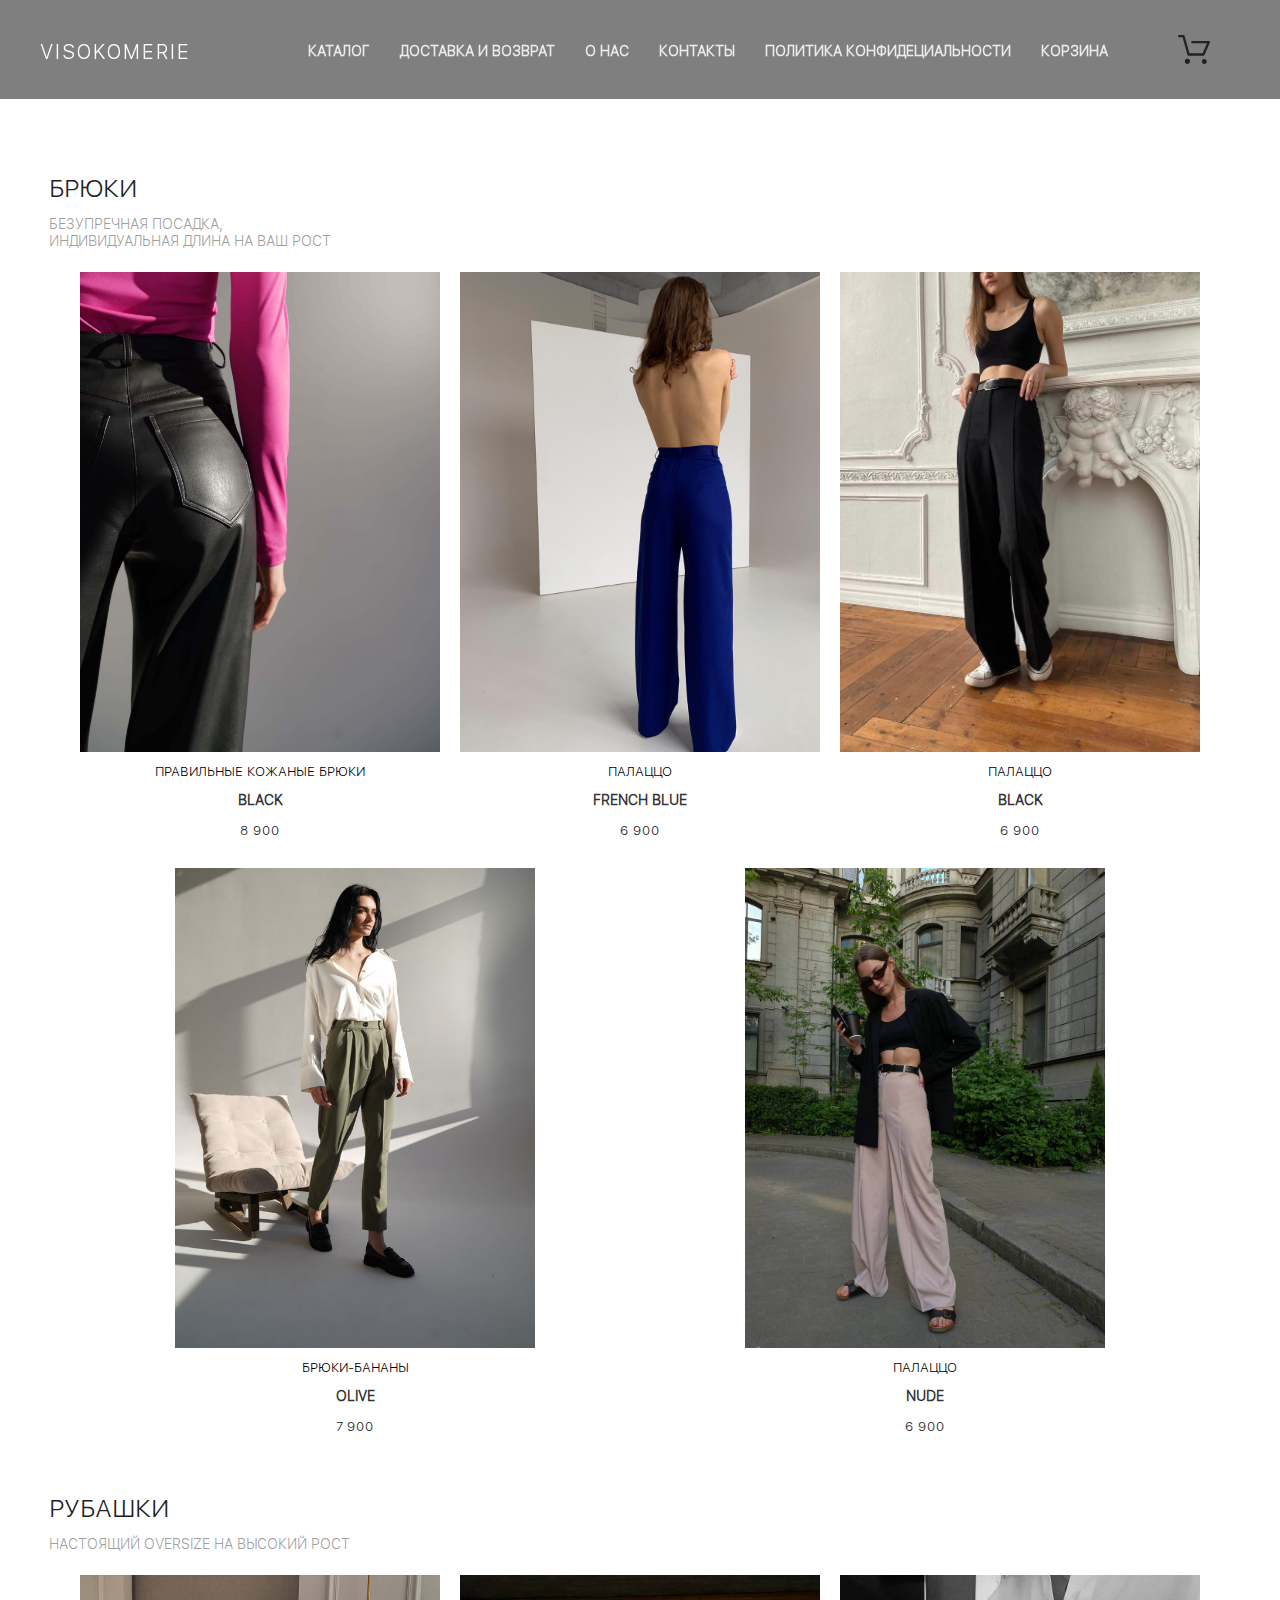
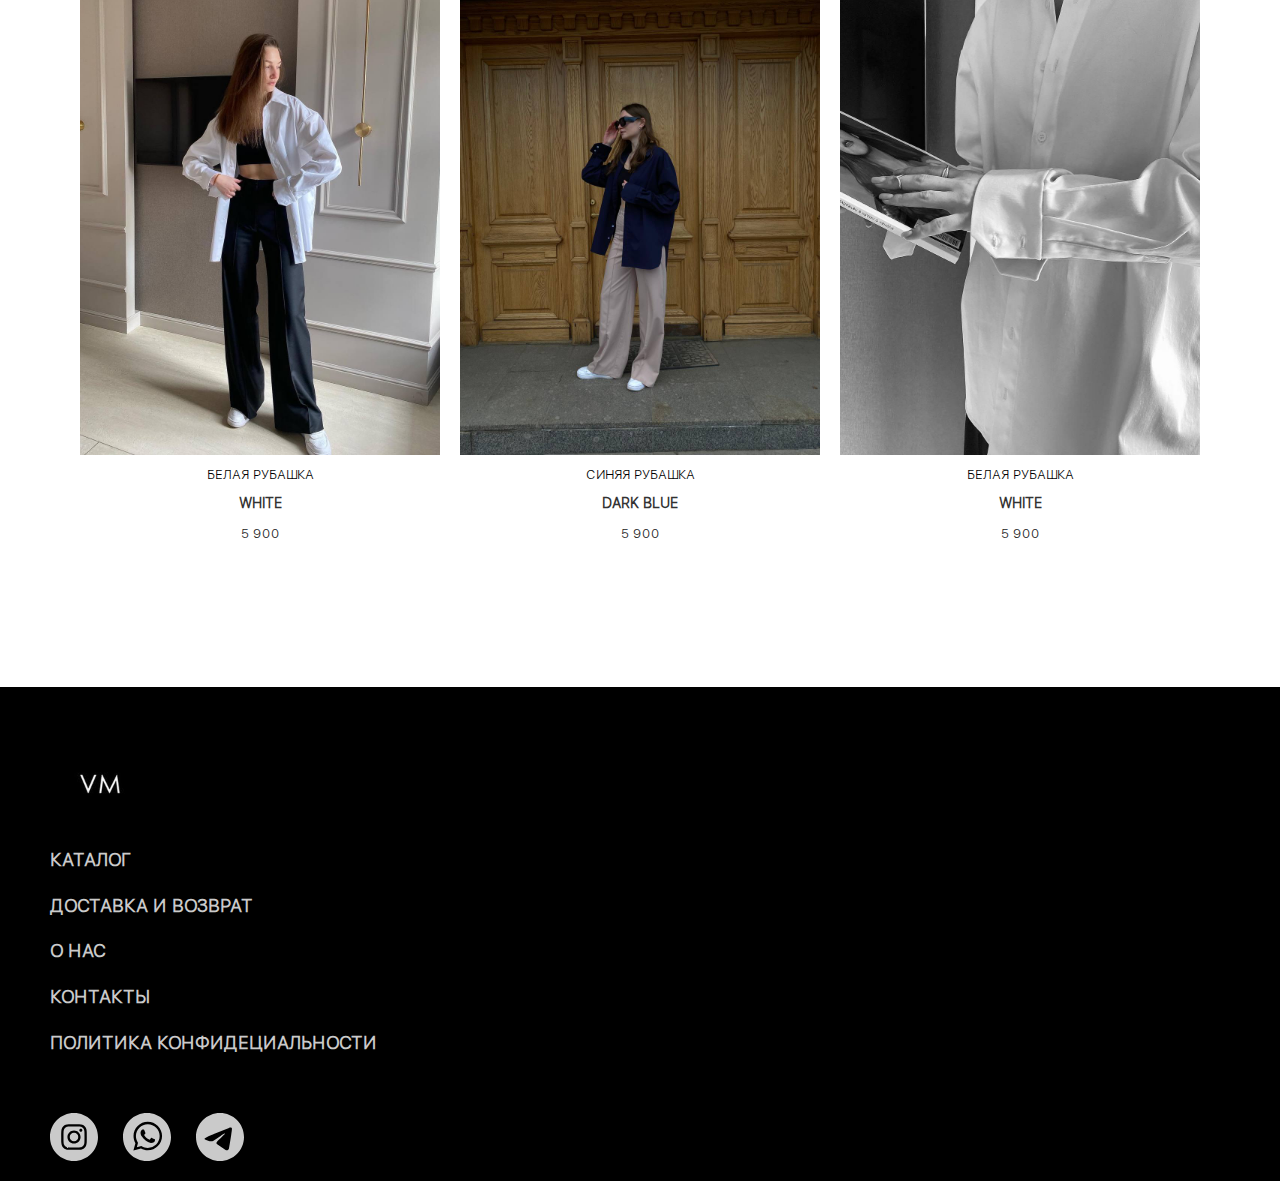
<file: catalog.html>
<!DOCTYPE html>
<html lang="en">
<head>
    <meta charset="UTF-8">
    <meta http-equiv="X-UA-Compatible" content="IE=edge">
    <meta name="viewport" content="width=device-width, initial-scale=1.0">
    <title>Одежда для высоких девушек</title>
    <link rel="stylesheet" href="css/normalize.css">
    <link rel="stylesheet" href="css/preloader.css">
    <link rel="stylesheet" href="fonts/SFUI/stylesheet.css">
    <link rel="stylesheet" href="https://unpkg.com/swiper/swiper-bundle.min.css">
    <link rel="stylesheet" href="css/style.css">
    <link rel="stylesheet" href="css/media-1024.css">
    <link rel="stylesheet" href="css/media-768.css">
    <link rel="stylesheet" href="css/media-320.css">
    <script type="text/javascript" >
        (function(m,e,t,r,i,k,a){m[i]=m[i]||function(){(m[i].a=m[i].a||[]).push(arguments)};
        m[i].l=1*new Date();k=e.createElement(t),a=e.getElementsByTagName(t)[0],k.async=1,k.src=r,a.parentNode.insertBefore(k,a)})
        (window, document, "script", "https://mc.yandex.ru/metrika/tag.js", "ym");
        
        ym(88826590, "init", {
                clickmap:true,
                trackLinks:true,
                accurateTrackBounce:true,
                webvisor:true
        });
    </script>
    <noscript><div><img src="https://mc.yandex.ru/watch/88826590" style="position:absolute; left:-9999px;" alt="" /></div></noscript>
    <!-- /Yandex.Metrika counter -->
</head>
<body>
    

    <header class="header">
        <div class="container header__container">
            <button class="burger btn-reset">
                <span class="burger__line black"></span>
                <span class="burger__line black"></span>
                <span class="burger__line black"></span>
            </button>
            <a href="index.html" class="logo header__logo">
                <!-- <img class="logo__img" src="img/logo_vm.jpg" alt="Логотип"> -->
                <span class="header__logo_text_cat black">VISOKOMERIE</span> 
            </a>
            <div class="header__inner">
                <nav class="nav">
                    <button class="menu-close btn-reset"></button>
                    <ul class="nav__list list-reset">
                        <li class="nav__item"><a href="#" onclick="setTimeout(function(){ window.location.href = '/catalog.html';}, 400);" class="nav__link">Каталог</a></li>
                        <li class="nav__item"><a href="#" onclick="setTimeout(function(){ window.location.href = '/delivery.html';}, 400);" class="nav__link">Доставка и возврат</a></li>                                                                    
                        <li class="nav__item"><a href="#" onclick="setTimeout(function(){ window.location.href = '/about.html';}, 400);" class="nav__link">О нас</a></li>                                            
                        <li class="nav__item"><a href="#" onclick="setTimeout(function(){ window.location.href = '#';}, 400);" class="nav__link">Контакты</a></li>
                        <li class="nav__item"><a href="#" onclick="setTimeout(function(){ window.location.href = '#';}, 400);" class="nav__link">Политика конфидециальности</a></li>                        
                        <li class="nav__item"><a href="#" onclick="setTimeout(function(){ window.location.href = '/cart.html';}, 400);" class="nav__link">Корзина</a></li>
                    </ul>
                </nav>
                <div class="menu_overlay" id="overlay-menu"></div>
                <!-- <button class="search">
                <span>
                    <svg width="26" height="26" viewBox="0 0 26 26" fill="none" xmlns="http://www.w3.org/2000/svg">
                    <rect x="19.5138" y="18.5495" width="8" height="2" transform="rotate(45 19.5138 18.5495)" fill="black"/>
                    <circle cx="11.5" cy="11.5" r="10.5" stroke="black" stroke-width="2"/>
                    </svg>
                </span>
                </button> -->
                <a href="cart.html"><div class="header__button"><svg width="32" height="29"
                    viewBox="0 0 32 29" xmlns="http://www.w3.org/2000/svg"
                    class="header__icon black mobile_hide">
                    <path
                        d="M26.2009 29C25.5532 28.9738 24.9415 28.6948 24.4972 28.2227C24.0529 27.7506 23.8114 27.1232 23.8245 26.475C23.8376 25.8269 24.1043 25.2097 24.5673 24.7559C25.0303 24.3022 25.6527 24.048 26.301 24.048C26.9493 24.048 27.5717 24.3022 28.0347 24.7559C28.4977 25.2097 28.7644 25.8269 28.7775 26.475C28.7906 27.1232 28.549 27.7506 28.1047 28.2227C27.6604 28.6948 27.0488 28.9738 26.401 29H26.2009ZM6.75293 26.32C6.75293 25.79 6.91011 25.2718 7.20459 24.8311C7.49907 24.3904 7.91764 24.0469 8.40735 23.844C8.89705 23.6412 9.43594 23.5881 9.95581 23.6915C10.4757 23.7949 10.9532 24.0502 11.328 24.425C11.7028 24.7998 11.9581 25.2773 12.0615 25.7972C12.1649 26.317 12.1118 26.8559 11.9089 27.3456C11.7061 27.8353 11.3626 28.2539 10.9219 28.5483C10.4812 28.8428 9.96304 29 9.43298 29C9.08087 29.0003 8.73212 28.9311 8.40674 28.7966C8.08136 28.662 7.78569 28.4646 7.53662 28.2158C7.28755 27.9669 7.09001 27.6713 6.9552 27.3461C6.82039 27.0208 6.75098 26.6721 6.75098 26.32H6.75293ZM10.553 20.686C10.2935 20.6868 10.0409 20.6024 9.83411 20.4457C9.62727 20.2891 9.47758 20.0689 9.40796 19.819L4.57495 2.36401H1.18201C0.868521 2.36401 0.567859 2.23947 0.346191 2.01781C0.124523 1.79614 0 1.49549 0 1.18201C0 0.868519 0.124523 0.567873 0.346191 0.346205C0.567859 0.124537 0.868521 5.81268e-06 1.18201 5.81268e-06H5.46301C5.7225 -0.00080736 5.97504 0.0837201 6.18176 0.240568C6.38848 0.397416 6.53784 0.617884 6.60693 0.868006L11.4399 18.323H24.6179L29.001 8.27501H14.401C14.2428 8.27961 14.0854 8.25242 13.9379 8.19507C13.7904 8.13771 13.6559 8.05134 13.5424 7.94108C13.4288 7.83082 13.3386 7.69891 13.277 7.55315C13.2154 7.40739 13.1836 7.25075 13.1836 7.0925C13.1836 6.93426 13.2154 6.77762 13.277 6.63186C13.3386 6.4861 13.4288 6.35419 13.5424 6.24393C13.6559 6.13367 13.7904 6.0473 13.9379 5.98994C14.0854 5.93259 14.2428 5.90541 14.401 5.91001H30.814C31.0097 5.90996 31.2022 5.95866 31.3744 6.05172C31.5465 6.14478 31.6928 6.27926 31.7999 6.44301C31.9078 6.60729 31.9734 6.79569 31.9908 6.99145C32.0083 7.18721 31.9771 7.38424 31.9 7.565L26.495 19.977C26.4026 20.1876 26.251 20.3668 26.0585 20.4927C25.866 20.6186 25.641 20.6858 25.411 20.686H10.553Z"/>
                </svg></div></a>
            </div>
        </div>
        <div class="header__container-opacity"></div>
    </header>
            
        <!-- ------------------------------------------------------------------------------------------------------------------------ -->
        <!-- КАТАЛОГ -->
    <main>
        <section class="catalog container">
            <h2 class="catalog__heading">Брюки</h2>  
            <p class="catalog__text">БЕЗУПРЕЧНАЯ ПОСАДКА, <br> ИНДИВИДУАЛЬНАЯ ДЛИНА НА ВАШ РОСТ</p>
            <ul class="catalog__list">
                <li class="catalog__item">
                    <div class="catalog__item_imgwrapper">
                        <a href="/leather_product.html" class="">
                            <img class="catalog__item_img" src="img/1_black_leather/1_black_leather.JPG" alt="КОЖАНЫЕ БРЮКИ">                                                    
                        </a>                        
                    </div>
                    <h3 class="catalog__item_heading">ПРАВИЛЬНЫЕ КОЖАНЫЕ БРЮКИ</h3>
                    <p class="catalog__item_text">BLACK</p>
                    <p class="catalog__item_price">8900</p>
                </li>
                <li class="catalog__item">
                    <div class="catalog__item_imgwrapper">
                        <a href="/blue_palaco_product.html" class="">
                            <img class="catalog__item_img" src="img/2_blue_palaco/1_blue_palaco.jpg" alt="ПАЛАЦЦО FRENCH BLUE">                                                    
                        </a>
                    </div>
                    <h3 class="catalog__item_heading">ПАЛАЦЦО</h3>
                    <p class="catalog__item_text">FRENCH BLUE</p>
                    <p class="catalog__item_price">6900</p>
                </li>
                <li class="catalog__item">
                    <div class="catalog__item_imgwrapper">
                        <a href="/black_palaco_product.html" class="">
                            <img class="catalog__item_img" src="img/3_black_palaco/1_black_palaco.jfif" alt="ПАЛАЦЦО BLACK">                                                    
                        </a>
                    </div>
                    <h3 class="catalog__item_heading">ПАЛАЦЦО</h3>
                    <p class="catalog__item_text">BLACK</p>
                    <p class="catalog__item_price">6900</p>
                </li>   
                <li class="catalog__item">
                    <div class="catalog__item_imgwrapper">
                        <a href="/green_banan_product.html" class="">
                            <img class="catalog__item_img" src="img/4_green_banan/1_green_banan.JPG" alt="БРЮКИ-БАНАНЫ OLIVE">                                                    
                        </a>
                    </div>
                    <h3 class="catalog__item_heading">БРЮКИ-БАНАНЫ</h3>
                    <p class="catalog__item_text">OLIVE</p>
                    <p class="catalog__item_price">7900</p>
                </li>                   
                <li class="catalog__item">
                    <div class="catalog__item_imgwrapper">
                        <a href="/beige_palaco_product.html" class="">
                            <img class="catalog__item_img" src="img/6_beige_palaco/1_beige_palaco.jpg" alt="ПАЛАЦЦО NUDE">                                                    
                        </a>
                    </div>
                    <h3 class="catalog__item_heading">ПАЛАЦЦО</h3>
                    <p class="catalog__item_text">NUDE</p>
                    <p class="catalog__item_price">6900</p>
                </li>                                
            </ul>   
            <h2 class="catalog__heading shirt">Рубашки</h2>  
            <p class="catalog__text">НАСТОЯЩИЙ OVERSIZE НА ВЫСОКИЙ РОСТ</p>
            <ul class="catalog__list">
                <li class="catalog__item">
                    <div class="catalog__item_imgwrapper">
                        <a href="/shirt_white.html" class="">
                            <img class="catalog__item_img" src="img/1_shirt_white/2_shirt_white.jpg" alt="Белая рубашка">                                                    
                        </a>                        
                    </div>
                    <h3 class="catalog__item_heading">Белая рубашка</h3>
                    <p class="catalog__item_text">WHITE</p>
                    <p class="catalog__item_price">5900</p>
                </li>
                <li class="catalog__item">
                    <div class="catalog__item_imgwrapper">
                        <a href="/shirt_dark-blue.html" class="">
                            <img class="catalog__item_img" src="img/2_shirt_dark-blue/3_shirt_blue.jpg" alt="СИНЯЯ РУБАШКА">                                                    
                        </a>
                    </div>
                    <h3 class="catalog__item_heading">Синяя рубашка</h3>
                    <p class="catalog__item_text">DARK BLUE</p>
                    <p class="catalog__item_price">5900</p>
                </li>  
                <li class="catalog__item">
                    <div class="catalog__item_imgwrapper">
                        <a href="/shirt_white.html" class="">
                            <img class="catalog__item_img" src="img/1_shirt_white/1_shirt_white.jpg" alt="Белая рубашка">                                                    
                        </a>                        
                    </div>
                    <h3 class="catalog__item_heading">Белая рубашка</h3>
                    <p class="catalog__item_text">WHITE</p>
                    <p class="catalog__item_price">5900</p>
                </li>              
            </ul>       
            <!-- <div class="catalog__grid">
                <div class="catalog__item">
                    <div class="catalog__item-imgwrapper">
                        <a href="/leather_product.html" class="">
                            <img class="catalog__item-img" src="img/1_black_leather/1_black_leather.JPG" alt="Кожаные брюки">                            
                        </a>    
                    </div>
                    <h3 class="catalog__item-heading">КОЖАНЫЕ БРЮКИ НА ВЫСОКИХ ДЕВУШЕК</h3>
                    <p class="catalog__item-text">BLACK</p>
                    <p class="catalog__item-price pink">$150.00</p>
                </div>
                <div class="catalog__item">
                    <div class="catalog__item-imgwrapper">
                        <a href="/blue_palaco_product.html" class="">
                            <img class="catalog__item-img" src="img/2_blue_palaco/1_blue_palaco.jpg" alt="Палаццо">                            
                        </a>                        
                    </div>
                    <h3 class="catalog__item-heading">ПАЛАЦЦО</h3>
                    <p class="catalog__item-text">FRENCH BLUE</p>
                    <p class="catalog__item-price">$100.00</p>
                </div>
                <div class="catalog__item">
                    <div class="catalog__item-imgwrapper">
                        <a href="/black_palaco_product.html" class="">
                            <img class="catalog__item-img" src="img/3_black_palaco/1_black_palaco.jfif" alt="Палаццо">                            
                        </a>                        
                    </div>
                    <h3 class="catalog__item-heading">ПАЛАЦЦО</h3>
                    <p class="catalog__item-text">BLACK</p>
                    <p class="catalog__item-price">$100.00</p>
                </div>
                <div class="catalog__item">
                    <div class="catalog__item-imgwrapper">
                        <a href="/green_banan_product.html" class="">
                            <img class="catalog__item-img" src="img/4_green_banan/1_green_banan.JPG" alt="Бананы">                            
                        </a>                        
                    </div>
                    <h3 class="catalog__item-heading">Бананы</h3>
                    <p class="catalog__item-text">GREEN</p>
                    <p class="catalog__item-price">$100.00</p>
                </div>                                
                <div class="catalog__item">
                    <div class="catalog__item-imgwrapper">
                        <a href="/blue_banan_product.html" class="">
                            <img class="catalog__item-img" src="img/5_blue_banan/1_blue_banan.jpg" alt="Бананы">                            
                        </a>                        
                    </div>
                    <h3 class="catalog__item-heading">Бананы</h3>
                    <p class="catalog__item-text">BLUE</p>
                    <p class="catalog__item-price">$100.00</p>
                </div>      
                <div class="catalog__item">
                    <div class="catalog__item-imgwrapper">
                        <a href="/beige_palaco_product.html" class="">
                            <img class="catalog__item-img" src="img/6_beige_palaco/1_beige_palaco.jpg" alt="Бананы">                            
                        </a>                        
                    </div>
                    <h3 class="catalog__item-heading">ПАЛАЦЦО</h3>
                    <p class="catalog__item-text">BEIGE</p>
                    <p class="catalog__item-price">$100.00</p>
                </div>                         

            </div>  
                   -->
        </section>      
    </main>
    <!-- ------------------------------------------------------------------------------------------------------------------------ -->

    <footer class="footer">
        <div class="container footer__container">
            <div class="footer-left">
                <a class="footer__logo" href="#">
                    <img class="footer_logo" src="img/logo_vm.jpg" alt="">
                </a>
                <ul class="footer__list list-reset">
                    <li class="footer__item">
                        <a href="/catalog.html" class="footer__link">Каталог</a>
                    </li>                
                    <li class="footer__item">
                        <a href="/delivery.html" class="footer__link">Доставка и возврат</a>
                    </li>                
                    <li class="footer__item">
                        <a href="/about.html" class="footer__link">О нас</a>
                    </li>                                    
                    <li class="footer__item">
                        <a href="#" class="footer__link">Контакты</a>
                    </li>
                    <li class="footer__item">
                        <a href="#" class="footer__link">Политика конфидециальности</a>
                    </li>
                </ul>
                <div class="footer__social">                    
                    <a href="https://www.instagram.com/visokomerie.brand/" class="footer__icon" target="_blank">                
                        <svg class="footer__icon-svg" width="32" height="32" viewBox="0 0 48 48" fill="none" xmlns="http://www.w3.org/2000/svg">
                            <path fill-rule="evenodd" clip-rule="evenodd" d="M0 24C0 10.7452 10.7452 0 24 0C37.2548 0 48 10.7452 48 24C48 37.2548 37.2548 48 24 48C10.7452 48 0 37.2548 0 24ZM24.0012 11.2C20.5249 11.2 20.0886 11.2152 18.7233 11.2773C17.3606 11.3397 16.4305 11.5555 15.6166 11.872C14.7747 12.1989 14.0606 12.6363 13.3491 13.348C12.6371 14.0595 12.1997 14.7736 11.8717 15.6152C11.5544 16.4294 11.3384 17.3598 11.2771 18.7219C11.216 20.0873 11.2 20.5238 11.2 24.0001C11.2 27.4764 11.2155 27.9114 11.2773 29.2767C11.34 30.6394 11.5557 31.5695 11.872 32.3834C12.1992 33.2253 12.6365 33.9394 13.3483 34.6509C14.0595 35.3629 14.7736 35.8013 15.615 36.1283C16.4294 36.4448 17.3598 36.6605 18.7222 36.7229C20.0876 36.7851 20.5236 36.8003 23.9996 36.8003C27.4762 36.8003 27.9111 36.7851 29.2765 36.7229C30.6391 36.6605 31.5703 36.4448 32.3848 36.1283C33.2264 35.8013 33.9394 35.3629 34.6506 34.6509C35.3626 33.9394 35.8 33.2253 36.128 32.3837C36.4427 31.5695 36.6587 30.6391 36.7227 29.277C36.784 27.9116 36.8 27.4764 36.8 24.0001C36.8 20.5238 36.784 20.0876 36.7227 18.7222C36.6587 17.3595 36.4427 16.4294 36.128 15.6155C35.8 14.7736 35.3626 14.0595 34.6506 13.348C33.9386 12.636 33.2266 12.1987 32.384 11.872C31.5679 11.5555 30.6373 11.3397 29.2746 11.2773C27.9092 11.2152 27.4746 11.2 23.9972 11.2H24.0012Z" fill="#cacaca"/>
                            <path fill-rule="evenodd" clip-rule="evenodd" d="M22.8529 13.5067C23.1937 13.5062 23.574 13.5067 24.0012 13.5067C27.4188 13.5067 27.8239 13.519 29.1735 13.5803C30.4215 13.6374 31.0989 13.8459 31.5501 14.0211C32.1474 14.2531 32.5733 14.5304 33.021 14.9784C33.469 15.4264 33.7464 15.8531 33.9789 16.4505C34.1541 16.9011 34.3629 17.5785 34.4197 18.8265C34.481 20.1758 34.4944 20.5812 34.4944 23.9972C34.4944 27.4132 34.481 27.8186 34.4197 29.1679C34.3626 30.4159 34.1541 31.0933 33.9789 31.5439C33.7469 32.1413 33.469 32.5666 33.021 33.0144C32.573 33.4624 32.1477 33.7397 31.5501 33.9717C31.0994 34.1477 30.4215 34.3557 29.1735 34.4128C27.8242 34.4741 27.4188 34.4874 24.0012 34.4874C20.5833 34.4874 20.1782 34.4741 18.8289 34.4128C17.5809 34.3552 16.9035 34.1466 16.4521 33.9714C15.8547 33.7394 15.428 33.4621 14.98 33.0141C14.532 32.5661 14.2547 32.1405 14.0222 31.5429C13.847 31.0922 13.6382 30.4149 13.5814 29.1669C13.52 27.8175 13.5078 27.4122 13.5078 23.994C13.5078 20.5758 13.52 20.1726 13.5814 18.8233C13.6384 17.5753 13.847 16.8979 14.0222 16.4467C14.2542 15.8494 14.532 15.4227 14.98 14.9747C15.428 14.5267 15.8547 14.2494 16.4521 14.0168C16.9033 13.8408 17.5809 13.6328 18.8289 13.5755C20.0097 13.5222 20.4673 13.5062 22.8529 13.5035V13.5067ZM30.8338 15.632C29.9858 15.632 29.2978 16.3193 29.2978 17.1675C29.2978 18.0155 29.9858 18.7035 30.8338 18.7035C31.6818 18.7035 32.3698 18.0155 32.3698 17.1675C32.3698 16.3195 31.6818 15.632 30.8338 15.632ZM24.0012 17.4267C20.371 17.4267 17.4278 20.37 17.4278 24.0001C17.4278 27.6303 20.371 30.5722 24.0012 30.5722C27.6314 30.5722 30.5735 27.6303 30.5735 24.0001C30.5735 20.37 27.6314 17.4267 24.0012 17.4267Z" fill="#cacaca"/>
                            <path fill-rule="evenodd" clip-rule="evenodd" d="M24.0012 19.7334C26.3575 19.7334 28.2679 21.6436 28.2679 24.0001C28.2679 26.3564 26.3575 28.2668 24.0012 28.2668C21.6446 28.2668 19.7345 26.3564 19.7345 24.0001C19.7345 21.6436 21.6446 19.7334 24.0012 19.7334Z" fill="#cacaca"/>
                        </svg>                               
                    </a>
                    <a href="https://wa.me/79811612280" class="footer__icon" target="_blank">
                        <svg class="footer__icon-svg" width="32" height="32" viewBox="0 0 48 48" fill="none" xmlns="http://www.w3.org/2000/svg">
                            <path fill-rule="evenodd" clip-rule="evenodd" d="M24 48C10.7452 48 0 37.2548 0 24C0 10.7452 10.7452 0 24 0C37.2548 0 48 10.7452 48 24C48 37.2548 37.2548 48 24 48ZM24.7911 37.3525C32.6595 37.3493 39.059 30.9483 39.0621 23.0815C39.0637 19.2683 37.5806 15.6828 34.8862 12.9854C32.1918 10.2879 28.6086 8.80165 24.7909 8.8C16.9248 8.8 10.5228 15.2017 10.5196 23.0702C10.5186 25.5855 11.1757 28.0405 12.4246 30.2048L10.4 37.6L17.9653 35.6155C20.0498 36.7524 22.3967 37.3517 24.7852 37.3525H24.7911Z" fill="#cacaca"/>
                            <path fill-rule="evenodd" clip-rule="evenodd" d="M18.3159 33.0319L13.8265 34.2096L15.0248 29.8324L14.7428 29.3836C13.5554 27.4951 12.9283 25.3124 12.9292 23.0711C12.9318 16.5311 18.2529 11.2104 24.7958 11.2104C27.964 11.2115 30.9422 12.4469 33.1817 14.689C35.4212 16.9311 36.6538 19.9112 36.6526 23.0807C36.6499 29.6212 31.3289 34.9424 24.7911 34.9424H24.7863C22.6578 34.9415 20.5702 34.3697 18.749 33.289L18.3159 33.0319ZM31.9808 26.4751C31.8917 26.3264 31.654 26.2372 31.2974 26.0586C30.9408 25.8801 29.1877 25.0176 28.8608 24.8985C28.534 24.7795 28.2961 24.7201 28.0585 25.0769C27.8208 25.4339 27.1374 26.2372 26.9294 26.4751C26.7214 26.7131 26.5133 26.7429 26.1569 26.5644C25.8003 26.3859 24.6513 26.0094 23.2893 24.7945C22.2292 23.8489 21.5135 22.6813 21.3055 22.3243C21.0975 21.9673 21.2834 21.7743 21.4619 21.5965C21.6223 21.4367 21.8185 21.1799 21.9968 20.9718C22.1751 20.7636 22.2345 20.6148 22.3533 20.377C22.4722 20.1389 22.4128 19.9307 22.3236 19.7522C22.2345 19.5737 21.5213 17.8185 21.2242 17.1045C20.9347 16.4092 20.6408 16.5034 20.4219 16.4924C20.2141 16.482 19.9762 16.4798 19.7385 16.4798C19.5008 16.4798 19.1144 16.569 18.7876 16.926C18.4607 17.283 17.5395 18.1457 17.5395 19.9008C17.5395 21.656 18.8173 23.3516 18.9956 23.5896C19.1739 23.8276 21.51 27.4293 25.0871 28.9739C25.9379 29.3413 26.602 29.5607 27.12 29.725C27.9742 29.9965 28.7516 29.9582 29.3659 29.8663C30.0511 29.764 31.4756 29.0038 31.7729 28.1709C32.0699 27.3378 32.0699 26.6238 31.9808 26.4751Z" fill="#cacaca"/>
                        </svg>                            
                    </a>
                    <a href="https://t.me/visokomeriebrand" class="footer__icon" target="_blank">
                        <svg class="footer__icon-svg" width="32" height="32" viewBox="0 0 48 48" fill="none" xmlns="http://www.w3.org/2000/svg">
                            <path fill-rule="evenodd" clip-rule="evenodd" d="M48 24C48 37.2548 37.2548 48 24 48C10.7452 48 0 37.2548 0 24C0 10.7452 10.7452 0 24 0C37.2548 0 48 10.7452 48 24ZM16.0715 21.8015C13.6673 22.8512 11.1971 23.9298 8.93825 25.174C7.75877 26.0376 9.32638 26.6485 10.7971 27.2215C11.0309 27.3126 11.2622 27.4027 11.4797 27.4927C11.6607 27.5484 11.8447 27.607 12.0312 27.6664C13.6669 28.1875 15.4907 28.7686 17.0787 27.8945C19.6873 26.396 22.149 24.6636 24.6089 22.9325C25.4148 22.3653 26.2205 21.7983 27.0311 21.2397C27.0691 21.2154 27.1119 21.1876 27.1588 21.1573C27.8493 20.7096 29.4024 19.7029 28.8279 21.0901C27.4695 22.5757 26.0144 23.8907 24.5515 25.213C23.5655 26.1041 22.5759 26.9985 21.6099 27.9505C20.7686 28.6341 19.8949 30.0088 20.837 30.9661C23.0069 32.4851 25.2107 33.9673 27.4132 35.4487C28.1299 35.9307 28.8466 36.4127 29.5618 36.8959C30.774 37.8637 32.6685 37.0808 32.935 35.5685C33.0535 34.8728 33.1725 34.1772 33.2915 33.4815C33.9491 29.6368 34.6069 25.7907 35.188 21.9335C35.267 21.3284 35.3565 20.7234 35.4461 20.1181C35.6632 18.651 35.8806 17.1821 35.9485 15.7071C35.7735 14.2351 33.9887 14.5588 32.9955 14.8898C27.8903 16.8324 22.8361 18.919 17.8019 21.0424C17.2316 21.295 16.6535 21.5474 16.0715 21.8015Z" fill="#cacaca"/>
                        </svg>                              
                    </a>
                </div>
            </div>            
        </div>        
    </footer>
    <script src="https://unpkg.com/swiper/swiper-bundle.min.js"></script>
    <script src="js/script.js"></script>
</body>
</html>
</file>
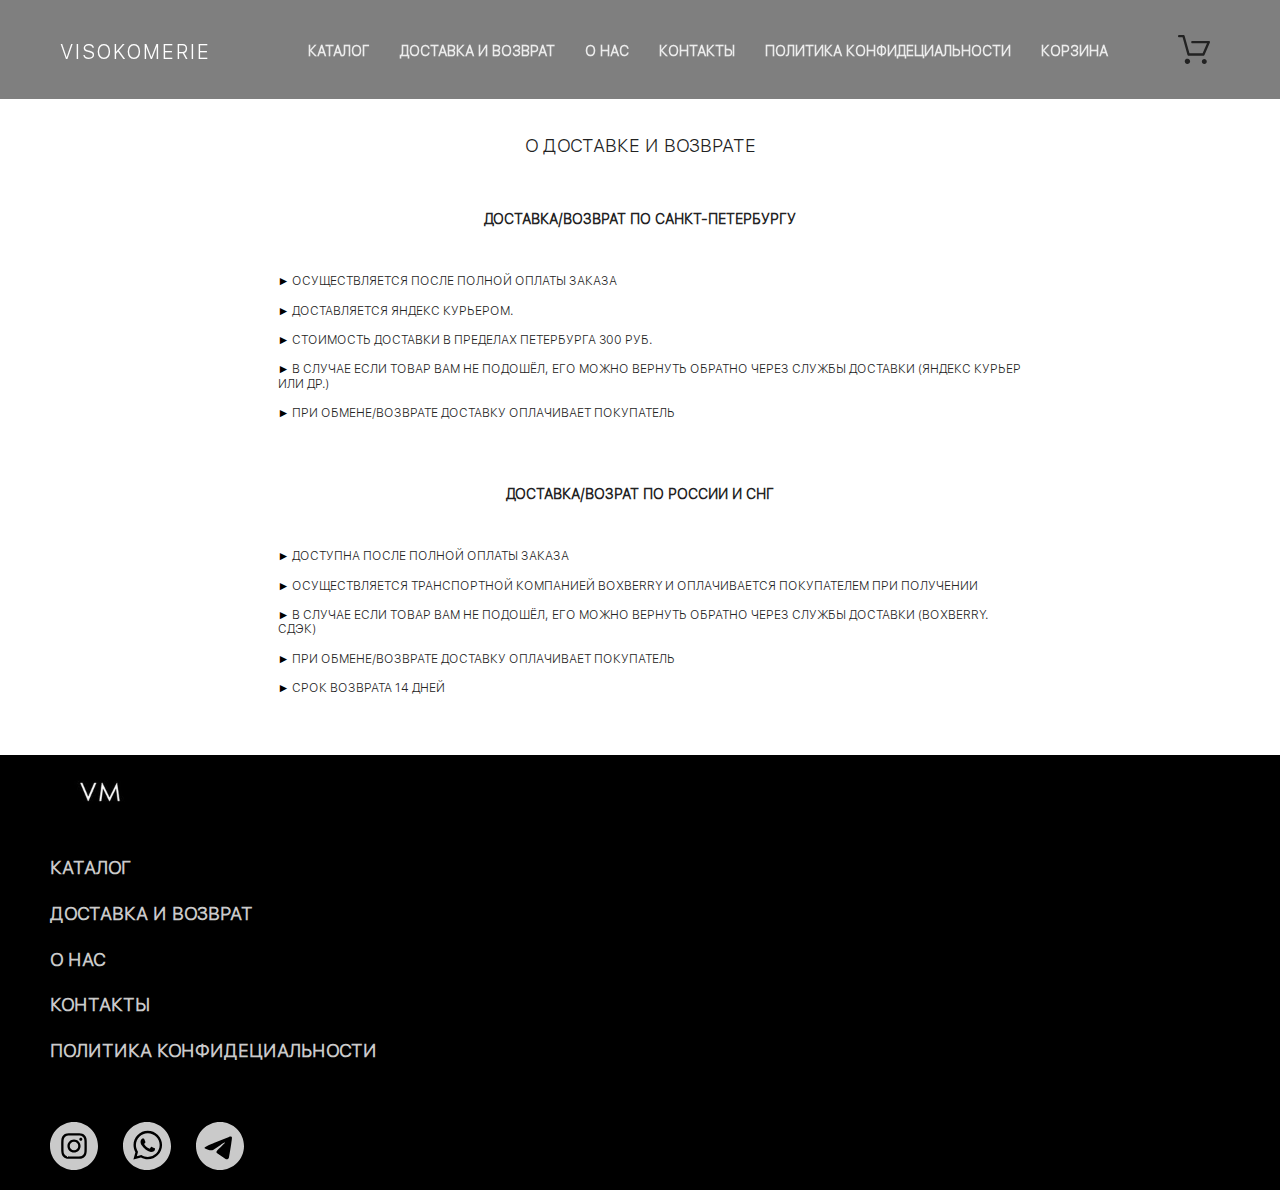
<file: delivery.html>
<!DOCTYPE html>
<html lang="en">
<head>
    <meta charset="UTF-8">
    <meta http-equiv="X-UA-Compatible" content="IE=edge">
    <meta name="viewport" content="width=device-width, initial-scale=1.0">
    <title>Одежда для высоких девушек</title>
    <link rel="stylesheet" href="css/normalize.css">
    <link rel="stylesheet" href="css/preloader.css">
    <link rel="stylesheet" href="fonts/SFUI/stylesheet.css">
    <link rel="stylesheet" href="https://unpkg.com/swiper/swiper-bundle.min.css">
    <link rel="stylesheet" href="css/style.css">
    <link rel="stylesheet" href="css/media-1024.css">
    <link rel="stylesheet" href="css/media-768.css">
    <link rel="stylesheet" href="css/media-320.css">
    <script type="text/javascript" >
        (function(m,e,t,r,i,k,a){m[i]=m[i]||function(){(m[i].a=m[i].a||[]).push(arguments)};
        m[i].l=1*new Date();k=e.createElement(t),a=e.getElementsByTagName(t)[0],k.async=1,k.src=r,a.parentNode.insertBefore(k,a)})
        (window, document, "script", "https://mc.yandex.ru/metrika/tag.js", "ym");
        
        ym(88826590, "init", {
                clickmap:true,
                trackLinks:true,
                accurateTrackBounce:true,
                webvisor:true
        });
    </script>
    <noscript><div><img src="https://mc.yandex.ru/watch/88826590" style="position:absolute; left:-9999px;" alt="" /></div></noscript>
    <!-- /Yandex.Metrika counter -->
</head>
<body>
    <!-- Preloader  -->
    <!-- ...  -->

    <header class="header">
        <div class="container header__container">
            <button class="burger btn-reset">
                <span class="burger__line black"></span>
                <span class="burger__line black"></span>
                <span class="burger__line black"></span>
            </button>
            <a href="index.html" class="logo header__logo">  
                <span class="header__logo_text black">VISOKOMERIE</span> 
                <!-- <p class="hero-content__text">Безупречные брюки на ваш рост</p>  -->
            </a>
            <div class="header__inner">
                <nav class="nav">
                    <button class="menu-close btn-reset"></button>
                    <ul class="nav__list list-reset">
                        <li class="nav__item"><a href="#" onclick="setTimeout(function(){ window.location.href = '/catalog.html';}, 400);" class="nav__link">Каталог</a></li>
                        <li class="nav__item"><a href="#" onclick="setTimeout(function(){ window.location.href = '/delivery.html';}, 400);" class="nav__link">Доставка и возврат</a></li>                    
                        <li class="nav__item"><a href="#" onclick="setTimeout(function(){ window.location.href = '/about.html';}, 400);" class="nav__link">О нас</a></li>                                            
                        <li class="nav__item"><a href="#" onclick="setTimeout(function(){ window.location.href = '#';}, 400);" class="nav__link">Контакты</a></li>
                        <li class="nav__item"><a href="#" onclick="setTimeout(function(){ window.location.href = '#';}, 400);" class="nav__link">Политика конфидециальности</a></li>                        
                        <li class="nav__item"><a href="#" onclick="setTimeout(function(){ window.location.href = '/cart.html';}, 400);" class="nav__link">Корзина</a></li>
                    </ul>
                </nav>
                <div class="menu_overlay" id="overlay-menu"></div>
                <!-- <button class="search">
                <span>
                    <svg width="26" height="26" viewBox="0 0 26 26" fill="none" xmlns="http://www.w3.org/2000/svg">
                    <rect x="19.5138" y="18.5495" width="8" height="2" transform="rotate(45 19.5138 18.5495)" fill="#ececec"/>
                    <circle cx="11.5" cy="11.5" r="10.5" stroke="#ececec" stroke-width="2"/>
                    </svg>
                </span>
                </button> -->
                <a href="cart.html"><div class="header__button"><svg width="32" height="29"
                    viewBox="0 0 32 29" xmlns="http://www.w3.org/2000/svg"
                    class="header__icon black mobile_hide">
                    <path
                        d="M26.2009 29C25.5532 28.9738 24.9415 28.6948 24.4972 28.2227C24.0529 27.7506 23.8114 27.1232 23.8245 26.475C23.8376 25.8269 24.1043 25.2097 24.5673 24.7559C25.0303 24.3022 25.6527 24.048 26.301 24.048C26.9493 24.048 27.5717 24.3022 28.0347 24.7559C28.4977 25.2097 28.7644 25.8269 28.7775 26.475C28.7906 27.1232 28.549 27.7506 28.1047 28.2227C27.6604 28.6948 27.0488 28.9738 26.401 29H26.2009ZM6.75293 26.32C6.75293 25.79 6.91011 25.2718 7.20459 24.8311C7.49907 24.3904 7.91764 24.0469 8.40735 23.844C8.89705 23.6412 9.43594 23.5881 9.95581 23.6915C10.4757 23.7949 10.9532 24.0502 11.328 24.425C11.7028 24.7998 11.9581 25.2773 12.0615 25.7972C12.1649 26.317 12.1118 26.8559 11.9089 27.3456C11.7061 27.8353 11.3626 28.2539 10.9219 28.5483C10.4812 28.8428 9.96304 29 9.43298 29C9.08087 29.0003 8.73212 28.9311 8.40674 28.7966C8.08136 28.662 7.78569 28.4646 7.53662 28.2158C7.28755 27.9669 7.09001 27.6713 6.9552 27.3461C6.82039 27.0208 6.75098 26.6721 6.75098 26.32H6.75293ZM10.553 20.686C10.2935 20.6868 10.0409 20.6024 9.83411 20.4457C9.62727 20.2891 9.47758 20.0689 9.40796 19.819L4.57495 2.36401H1.18201C0.868521 2.36401 0.567859 2.23947 0.346191 2.01781C0.124523 1.79614 0 1.49549 0 1.18201C0 0.868519 0.124523 0.567873 0.346191 0.346205C0.567859 0.124537 0.868521 5.81268e-06 1.18201 5.81268e-06H5.46301C5.7225 -0.00080736 5.97504 0.0837201 6.18176 0.240568C6.38848 0.397416 6.53784 0.617884 6.60693 0.868006L11.4399 18.323H24.6179L29.001 8.27501H14.401C14.2428 8.27961 14.0854 8.25242 13.9379 8.19507C13.7904 8.13771 13.6559 8.05134 13.5424 7.94108C13.4288 7.83082 13.3386 7.69891 13.277 7.55315C13.2154 7.40739 13.1836 7.25075 13.1836 7.0925C13.1836 6.93426 13.2154 6.77762 13.277 6.63186C13.3386 6.4861 13.4288 6.35419 13.5424 6.24393C13.6559 6.13367 13.7904 6.0473 13.9379 5.98994C14.0854 5.93259 14.2428 5.90541 14.401 5.91001H30.814C31.0097 5.90996 31.2022 5.95866 31.3744 6.05172C31.5465 6.14478 31.6928 6.27926 31.7999 6.44301C31.9078 6.60729 31.9734 6.79569 31.9908 6.99145C32.0083 7.18721 31.9771 7.38424 31.9 7.565L26.495 19.977C26.4026 20.1876 26.251 20.3668 26.0585 20.4927C25.866 20.6186 25.641 20.6858 25.411 20.686H10.553Z"/>
                </svg></div></a>
            </div>
        </div>
        <div class="header__container-opacity"></div>
    </header>

    <section class="about">
        <h2 class="delivery__header">о доставке и возврате</h2>          
        <p class="delivery__text">ДОСТАВКА/ВОЗВРАТ ПО САНКТ-ПЕТЕРБУРГУ<br><br>

        <ul class="delivery__ul">
            <li class="delivery__li-text">
                ОСУЩЕСТВЛЯЕТСЯ ПОСЛЕ ПОЛНОЙ ОПЛАТЫ ЗАКАЗА
            </li>
            <li class="delivery__li-text">
                ДОСТАВЛЯЕТСЯ ЯНДЕКС КУРЬЕРОМ.
            </li>
            <li class="delivery__li-text">
                СТОИМОСТЬ ДОСТАВКИ В ПРЕДЕЛАХ ПЕТЕРБУРГА 300 РУБ.
            </li>
            <li class="delivery__li-text">
                В СЛУЧАЕ ЕСЛИ ТОВАР ВАМ НЕ ПОДОШЁЛ, ЕГО МОЖНО ВЕРНУТЬ ОБРАТНО ЧЕРЕЗ СЛУЖБЫ ДОСТАВКИ (ЯНДЕКС КУРЬЕР ИЛИ ДР.)        
            </li>
            <li class="delivery__li-text">
                ПРИ ОБМЕНЕ/ВОЗВРАТЕ ДОСТАВКУ ОПЛАЧИВАЕТ ПОКУПАТЕЛЬ
            </li>
        </ul>      
        <p class="delivery__text">ДОСТАВКА/ВОЗРАТ ПО РОССИИ И СНГ<br><br>
        <ul class="delivery__ul">
            <li class="delivery__li-text">
                ДОСТУПНА ПОСЛЕ ПОЛНОЙ ОПЛАТЫ ЗАКАЗА
            </li>
            <li class="delivery__li-text">
                ОСУЩЕСТВЛЯЕТСЯ ТРАНСПОРТНОЙ КОМПАНИЕЙ BOXBERRY И ОПЛАЧИВАЕТСЯ ПОКУПАТЕЛЕМ ПРИ ПОЛУЧЕНИИ
            </li>
            <li class="delivery__li-text">
                В СЛУЧАЕ ЕСЛИ ТОВАР ВАМ НЕ ПОДОШЁЛ, ЕГО МОЖНО ВЕРНУТЬ ОБРАТНО ЧЕРЕЗ СЛУЖБЫ ДОСТАВКИ (BOXBERRY. CДЭК)
            </li>
            <li class="delivery__li-text">
                ПРИ ОБМЕНЕ/ВОЗВРАТЕ ДОСТАВКУ ОПЛАЧИВАЕТ ПОКУПАТЕЛЬ      
            </li> 
	        <li class="delivery__li-text">
                СРОК ВОЗВРАТА 14 ДНЕЙ<br><br><br>       
            </li>       
        </ul>

    </section>


    <footer class="footer">
        <div class="container footer__container">
            <div class="footer-left">
                <a class="footer__logo" href="#">
                    <img class = "footer_logo" src="img/logo_vm.jpg" alt="">
                </a>
                <ul class="footer__list list-reset">
                    <li class="footer__item">
                        <a href="/catalog.html" class="footer__link">Каталог</a>
                    </li>                
                    <li class="footer__item">
                        <a href="/delivery.html" class="footer__link">Доставка и возврат</a>
                    </li>                
                    <li class="footer__item">
                        <a href="/about.html" class="footer__link">О нас</a>
                    </li>                                    
                    <li class="footer__item">
                        <a href="#" class="footer__link">Контакты</a>
                    </li>
                    <li class="footer__item">
                        <a href="#" class="footer__link">Политика конфидециальности</a>
                    </li>
                </ul>
                <div class="footer__social">                    
                    <a href="https://www.instagram.com/visokomerie.brand/" class="footer__icon" target="_blank">                
                        <svg class="footer__icon-svg" width="32" height="32" viewBox="0 0 48 48" fill="none" xmlns="http://www.w3.org/2000/svg">
                            <path fill-rule="evenodd" clip-rule="evenodd" d="M0 24C0 10.7452 10.7452 0 24 0C37.2548 0 48 10.7452 48 24C48 37.2548 37.2548 48 24 48C10.7452 48 0 37.2548 0 24ZM24.0012 11.2C20.5249 11.2 20.0886 11.2152 18.7233 11.2773C17.3606 11.3397 16.4305 11.5555 15.6166 11.872C14.7747 12.1989 14.0606 12.6363 13.3491 13.348C12.6371 14.0595 12.1997 14.7736 11.8717 15.6152C11.5544 16.4294 11.3384 17.3598 11.2771 18.7219C11.216 20.0873 11.2 20.5238 11.2 24.0001C11.2 27.4764 11.2155 27.9114 11.2773 29.2767C11.34 30.6394 11.5557 31.5695 11.872 32.3834C12.1992 33.2253 12.6365 33.9394 13.3483 34.6509C14.0595 35.3629 14.7736 35.8013 15.615 36.1283C16.4294 36.4448 17.3598 36.6605 18.7222 36.7229C20.0876 36.7851 20.5236 36.8003 23.9996 36.8003C27.4762 36.8003 27.9111 36.7851 29.2765 36.7229C30.6391 36.6605 31.5703 36.4448 32.3848 36.1283C33.2264 35.8013 33.9394 35.3629 34.6506 34.6509C35.3626 33.9394 35.8 33.2253 36.128 32.3837C36.4427 31.5695 36.6587 30.6391 36.7227 29.277C36.784 27.9116 36.8 27.4764 36.8 24.0001C36.8 20.5238 36.784 20.0876 36.7227 18.7222C36.6587 17.3595 36.4427 16.4294 36.128 15.6155C35.8 14.7736 35.3626 14.0595 34.6506 13.348C33.9386 12.636 33.2266 12.1987 32.384 11.872C31.5679 11.5555 30.6373 11.3397 29.2746 11.2773C27.9092 11.2152 27.4746 11.2 23.9972 11.2H24.0012Z" fill="#cacaca"/>
                            <path fill-rule="evenodd" clip-rule="evenodd" d="M22.8529 13.5067C23.1937 13.5062 23.574 13.5067 24.0012 13.5067C27.4188 13.5067 27.8239 13.519 29.1735 13.5803C30.4215 13.6374 31.0989 13.8459 31.5501 14.0211C32.1474 14.2531 32.5733 14.5304 33.021 14.9784C33.469 15.4264 33.7464 15.8531 33.9789 16.4505C34.1541 16.9011 34.3629 17.5785 34.4197 18.8265C34.481 20.1758 34.4944 20.5812 34.4944 23.9972C34.4944 27.4132 34.481 27.8186 34.4197 29.1679C34.3626 30.4159 34.1541 31.0933 33.9789 31.5439C33.7469 32.1413 33.469 32.5666 33.021 33.0144C32.573 33.4624 32.1477 33.7397 31.5501 33.9717C31.0994 34.1477 30.4215 34.3557 29.1735 34.4128C27.8242 34.4741 27.4188 34.4874 24.0012 34.4874C20.5833 34.4874 20.1782 34.4741 18.8289 34.4128C17.5809 34.3552 16.9035 34.1466 16.4521 33.9714C15.8547 33.7394 15.428 33.4621 14.98 33.0141C14.532 32.5661 14.2547 32.1405 14.0222 31.5429C13.847 31.0922 13.6382 30.4149 13.5814 29.1669C13.52 27.8175 13.5078 27.4122 13.5078 23.994C13.5078 20.5758 13.52 20.1726 13.5814 18.8233C13.6384 17.5753 13.847 16.8979 14.0222 16.4467C14.2542 15.8494 14.532 15.4227 14.98 14.9747C15.428 14.5267 15.8547 14.2494 16.4521 14.0168C16.9033 13.8408 17.5809 13.6328 18.8289 13.5755C20.0097 13.5222 20.4673 13.5062 22.8529 13.5035V13.5067ZM30.8338 15.632C29.9858 15.632 29.2978 16.3193 29.2978 17.1675C29.2978 18.0155 29.9858 18.7035 30.8338 18.7035C31.6818 18.7035 32.3698 18.0155 32.3698 17.1675C32.3698 16.3195 31.6818 15.632 30.8338 15.632ZM24.0012 17.4267C20.371 17.4267 17.4278 20.37 17.4278 24.0001C17.4278 27.6303 20.371 30.5722 24.0012 30.5722C27.6314 30.5722 30.5735 27.6303 30.5735 24.0001C30.5735 20.37 27.6314 17.4267 24.0012 17.4267Z" fill="#cacaca"/>
                            <path fill-rule="evenodd" clip-rule="evenodd" d="M24.0012 19.7334C26.3575 19.7334 28.2679 21.6436 28.2679 24.0001C28.2679 26.3564 26.3575 28.2668 24.0012 28.2668C21.6446 28.2668 19.7345 26.3564 19.7345 24.0001C19.7345 21.6436 21.6446 19.7334 24.0012 19.7334Z" fill="#cacaca"/>
                        </svg>                               
                    </a>
                    <a href="https://wa.me/79811612280" class="footer__icon" target="_blank">
                        <svg class="footer__icon-svg" width="32" height="32" viewBox="0 0 48 48" fill="none" xmlns="http://www.w3.org/2000/svg">
                            <path fill-rule="evenodd" clip-rule="evenodd" d="M24 48C10.7452 48 0 37.2548 0 24C0 10.7452 10.7452 0 24 0C37.2548 0 48 10.7452 48 24C48 37.2548 37.2548 48 24 48ZM24.7911 37.3525C32.6595 37.3493 39.059 30.9483 39.0621 23.0815C39.0637 19.2683 37.5806 15.6828 34.8862 12.9854C32.1918 10.2879 28.6086 8.80165 24.7909 8.8C16.9248 8.8 10.5228 15.2017 10.5196 23.0702C10.5186 25.5855 11.1757 28.0405 12.4246 30.2048L10.4 37.6L17.9653 35.6155C20.0498 36.7524 22.3967 37.3517 24.7852 37.3525H24.7911Z" fill="#cacaca"/>
                            <path fill-rule="evenodd" clip-rule="evenodd" d="M18.3159 33.0319L13.8265 34.2096L15.0248 29.8324L14.7428 29.3836C13.5554 27.4951 12.9283 25.3124 12.9292 23.0711C12.9318 16.5311 18.2529 11.2104 24.7958 11.2104C27.964 11.2115 30.9422 12.4469 33.1817 14.689C35.4212 16.9311 36.6538 19.9112 36.6526 23.0807C36.6499 29.6212 31.3289 34.9424 24.7911 34.9424H24.7863C22.6578 34.9415 20.5702 34.3697 18.749 33.289L18.3159 33.0319ZM31.9808 26.4751C31.8917 26.3264 31.654 26.2372 31.2974 26.0586C30.9408 25.8801 29.1877 25.0176 28.8608 24.8985C28.534 24.7795 28.2961 24.7201 28.0585 25.0769C27.8208 25.4339 27.1374 26.2372 26.9294 26.4751C26.7214 26.7131 26.5133 26.7429 26.1569 26.5644C25.8003 26.3859 24.6513 26.0094 23.2893 24.7945C22.2292 23.8489 21.5135 22.6813 21.3055 22.3243C21.0975 21.9673 21.2834 21.7743 21.4619 21.5965C21.6223 21.4367 21.8185 21.1799 21.9968 20.9718C22.1751 20.7636 22.2345 20.6148 22.3533 20.377C22.4722 20.1389 22.4128 19.9307 22.3236 19.7522C22.2345 19.5737 21.5213 17.8185 21.2242 17.1045C20.9347 16.4092 20.6408 16.5034 20.4219 16.4924C20.2141 16.482 19.9762 16.4798 19.7385 16.4798C19.5008 16.4798 19.1144 16.569 18.7876 16.926C18.4607 17.283 17.5395 18.1457 17.5395 19.9008C17.5395 21.656 18.8173 23.3516 18.9956 23.5896C19.1739 23.8276 21.51 27.4293 25.0871 28.9739C25.9379 29.3413 26.602 29.5607 27.12 29.725C27.9742 29.9965 28.7516 29.9582 29.3659 29.8663C30.0511 29.764 31.4756 29.0038 31.7729 28.1709C32.0699 27.3378 32.0699 26.6238 31.9808 26.4751Z" fill="#cacaca"/>
                        </svg>                            
                    </a>
                    <a href="https://t.me/visokomeriebrand" class="footer__icon" target="_blank">
                        <svg class="footer__icon-svg" width="32" height="32" viewBox="0 0 48 48" fill="none" xmlns="http://www.w3.org/2000/svg">
                            <path fill-rule="evenodd" clip-rule="evenodd" d="M48 24C48 37.2548 37.2548 48 24 48C10.7452 48 0 37.2548 0 24C0 10.7452 10.7452 0 24 0C37.2548 0 48 10.7452 48 24ZM16.0715 21.8015C13.6673 22.8512 11.1971 23.9298 8.93825 25.174C7.75877 26.0376 9.32638 26.6485 10.7971 27.2215C11.0309 27.3126 11.2622 27.4027 11.4797 27.4927C11.6607 27.5484 11.8447 27.607 12.0312 27.6664C13.6669 28.1875 15.4907 28.7686 17.0787 27.8945C19.6873 26.396 22.149 24.6636 24.6089 22.9325C25.4148 22.3653 26.2205 21.7983 27.0311 21.2397C27.0691 21.2154 27.1119 21.1876 27.1588 21.1573C27.8493 20.7096 29.4024 19.7029 28.8279 21.0901C27.4695 22.5757 26.0144 23.8907 24.5515 25.213C23.5655 26.1041 22.5759 26.9985 21.6099 27.9505C20.7686 28.6341 19.8949 30.0088 20.837 30.9661C23.0069 32.4851 25.2107 33.9673 27.4132 35.4487C28.1299 35.9307 28.8466 36.4127 29.5618 36.8959C30.774 37.8637 32.6685 37.0808 32.935 35.5685C33.0535 34.8728 33.1725 34.1772 33.2915 33.4815C33.9491 29.6368 34.6069 25.7907 35.188 21.9335C35.267 21.3284 35.3565 20.7234 35.4461 20.1181C35.6632 18.651 35.8806 17.1821 35.9485 15.7071C35.7735 14.2351 33.9887 14.5588 32.9955 14.8898C27.8903 16.8324 22.8361 18.919 17.8019 21.0424C17.2316 21.295 16.6535 21.5474 16.0715 21.8015Z" fill="#cacaca"/>
                        </svg>                              
                    </a>
                </div>
            </div>            
        </div>        
    </footer>
    <script src="https://unpkg.com/swiper/swiper-bundle.min.js"></script>
    <script src="https://smtpjs.com/v3/smtp.js"></script>
    <script src="js/script.js"></script>
</body>
</html>
</file>
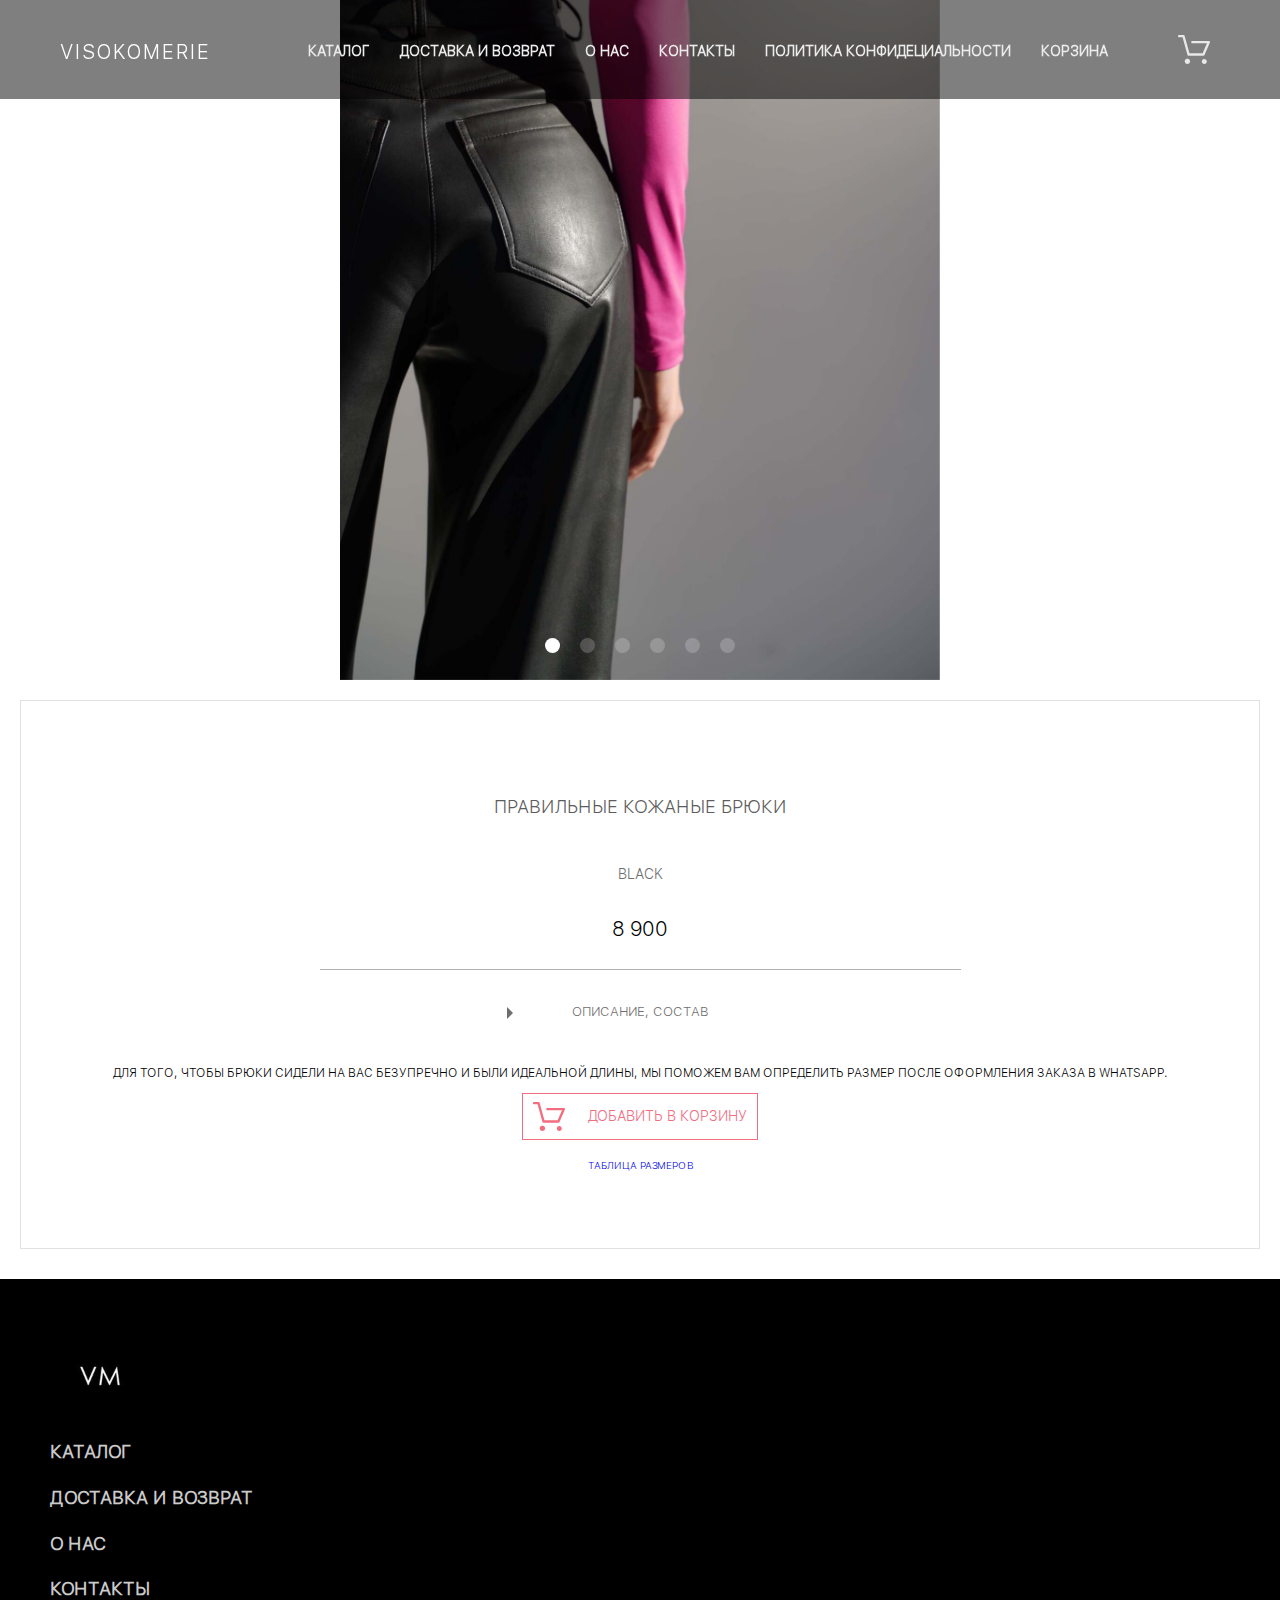
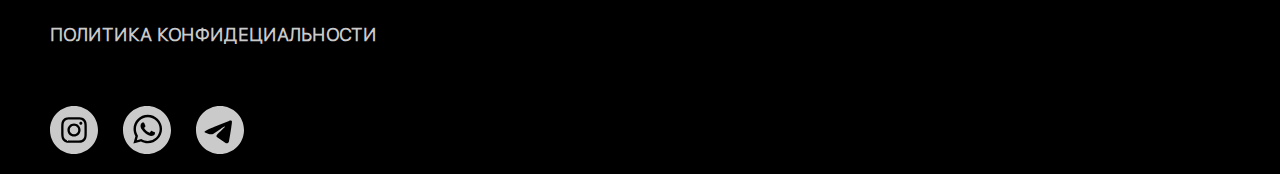
<file: leather_product.html>
<!DOCTYPE html>
<html lang="en">
<head>
    <meta charset="UTF-8">
    <meta http-equiv="X-UA-Compatible" content="IE=edge">
    <meta name="viewport" content="width=device-width, initial-scale=1.0">
    <title>Одежда для высоких девушек</title>
    <link rel="stylesheet" href="css/normalize.css">
    <link rel="stylesheet" href="css/preloader.css">
    <link rel="stylesheet" href="fonts/SFUI/stylesheet.css">
    <link rel="stylesheet" href="https://unpkg.com/swiper/swiper-bundle.min.css">
    <link rel="stylesheet" href="css/style.css">
    <link rel="stylesheet" href="css/media-1024.css">
    <link rel="stylesheet" href="css/media-768.css">
    <link rel="stylesheet" href="css/media-320.css">
    <script type="text/javascript" >
        (function(m,e,t,r,i,k,a){m[i]=m[i]||function(){(m[i].a=m[i].a||[]).push(arguments)};
        m[i].l=1*new Date();k=e.createElement(t),a=e.getElementsByTagName(t)[0],k.async=1,k.src=r,a.parentNode.insertBefore(k,a)})
        (window, document, "script", "https://mc.yandex.ru/metrika/tag.js", "ym");
        
        ym(88826590, "init", {
                clickmap:true,
                trackLinks:true,
                accurateTrackBounce:true,
                webvisor:true
        });
    </script>
    <noscript><div><img src="https://mc.yandex.ru/watch/88826590" style="position:absolute; left:-9999px;" alt="" /></div></noscript>
    <!-- /Yandex.Metrika counter -->
</head>
<body>
    <!-- Preloader  -->
    <!-- ...  -->

    <header class="header">
        <div class="container header__container">
            <button class="burger btn-reset">
                <span class="burger__line"></span>
                <span class="burger__line"></span>
                <span class="burger__line"></span>
            </button>
            <a href="index.html" class="logo header__logo">  
                <span class="header__logo_text">VISOKOMERIE</span> 
            </a>
            <div class="header__inner">
                <nav class="nav">
                    <button class="menu-close btn-reset"></button>
                    <ul class="nav__list list-reset">
                        <li class="nav__item"><a href="#" onclick="setTimeout(function(){ window.location.href = '/catalog.html';}, 400);" class="nav__link">Каталог</a></li>
                        <li class="nav__item"><a href="#" onclick="setTimeout(function(){ window.location.href = '/delivery.html';}, 400);" class="nav__link">Доставка и возврат</a></li>                                                                    
                        <li class="nav__item"><a href="#" onclick="setTimeout(function(){ window.location.href = '/about.html';}, 400);" class="nav__link">О нас</a></li>                                            
                        <li class="nav__item"><a href="#" onclick="setTimeout(function(){ window.location.href = '#';}, 400);" class="nav__link">Контакты</a></li>
                        <li class="nav__item"><a href="#" onclick="setTimeout(function(){ window.location.href = '#';}, 400);" class="nav__link">Политика конфидециальности</a></li>                        
                        <li class="nav__item"><a href="#" onclick="setTimeout(function(){ window.location.href = '/cart.html';}, 400);" class="nav__link">Корзина</a></li>
                    </ul>
                </nav>
                <div class="menu_overlay" id="overlay-menu"></div>
                <!-- <button class="search">
                <span>
                    <svg width="26" height="26" viewBox="0 0 26 26" fill="none" xmlns="http://www.w3.org/2000/svg">
                    <rect x="19.5138" y="18.5495" width="8" height="2" transform="rotate(45 19.5138 18.5495)" fill="#ececec"/>
                    <circle cx="11.5" cy="11.5" r="10.5" stroke="#ececec" stroke-width="2"/>
                    </svg>
                </span>
                </button> -->
                <a href="cart.html"><div class="header__button"><svg width="32" height="29"
                    viewBox="0 0 32 29" xmlns="http://www.w3.org/2000/svg"
                    class="header__icon mobile_hide">
                    <path
                        d="M26.2009 29C25.5532 28.9738 24.9415 28.6948 24.4972 28.2227C24.0529 27.7506 23.8114 27.1232 23.8245 26.475C23.8376 25.8269 24.1043 25.2097 24.5673 24.7559C25.0303 24.3022 25.6527 24.048 26.301 24.048C26.9493 24.048 27.5717 24.3022 28.0347 24.7559C28.4977 25.2097 28.7644 25.8269 28.7775 26.475C28.7906 27.1232 28.549 27.7506 28.1047 28.2227C27.6604 28.6948 27.0488 28.9738 26.401 29H26.2009ZM6.75293 26.32C6.75293 25.79 6.91011 25.2718 7.20459 24.8311C7.49907 24.3904 7.91764 24.0469 8.40735 23.844C8.89705 23.6412 9.43594 23.5881 9.95581 23.6915C10.4757 23.7949 10.9532 24.0502 11.328 24.425C11.7028 24.7998 11.9581 25.2773 12.0615 25.7972C12.1649 26.317 12.1118 26.8559 11.9089 27.3456C11.7061 27.8353 11.3626 28.2539 10.9219 28.5483C10.4812 28.8428 9.96304 29 9.43298 29C9.08087 29.0003 8.73212 28.9311 8.40674 28.7966C8.08136 28.662 7.78569 28.4646 7.53662 28.2158C7.28755 27.9669 7.09001 27.6713 6.9552 27.3461C6.82039 27.0208 6.75098 26.6721 6.75098 26.32H6.75293ZM10.553 20.686C10.2935 20.6868 10.0409 20.6024 9.83411 20.4457C9.62727 20.2891 9.47758 20.0689 9.40796 19.819L4.57495 2.36401H1.18201C0.868521 2.36401 0.567859 2.23947 0.346191 2.01781C0.124523 1.79614 0 1.49549 0 1.18201C0 0.868519 0.124523 0.567873 0.346191 0.346205C0.567859 0.124537 0.868521 5.81268e-06 1.18201 5.81268e-06H5.46301C5.7225 -0.00080736 5.97504 0.0837201 6.18176 0.240568C6.38848 0.397416 6.53784 0.617884 6.60693 0.868006L11.4399 18.323H24.6179L29.001 8.27501H14.401C14.2428 8.27961 14.0854 8.25242 13.9379 8.19507C13.7904 8.13771 13.6559 8.05134 13.5424 7.94108C13.4288 7.83082 13.3386 7.69891 13.277 7.55315C13.2154 7.40739 13.1836 7.25075 13.1836 7.0925C13.1836 6.93426 13.2154 6.77762 13.277 6.63186C13.3386 6.4861 13.4288 6.35419 13.5424 6.24393C13.6559 6.13367 13.7904 6.0473 13.9379 5.98994C14.0854 5.93259 14.2428 5.90541 14.401 5.91001H30.814C31.0097 5.90996 31.2022 5.95866 31.3744 6.05172C31.5465 6.14478 31.6928 6.27926 31.7999 6.44301C31.9078 6.60729 31.9734 6.79569 31.9908 6.99145C32.0083 7.18721 31.9771 7.38424 31.9 7.565L26.495 19.977C26.4026 20.1876 26.251 20.3668 26.0585 20.4927C25.866 20.6186 25.641 20.6858 25.411 20.686H10.553Z"/>
                </svg></div></a>
            </div>
        </div>
        <div class="header__container-opacity"></div>
    </header>
            
        <!-- ------------------------------------------------------------------------------------------------------------------------ -->
        <!-- Product -->
    <main>
        <section class="product">
            <div class="container product__container">                
                <div class="swiper-container">
                    <div class="swiper-wrapper">
                        <div class="swiper-slide" style="background-image: url(img/1_black_leather/1_black_leather.JPG);"></div>
                        <div class="swiper-slide" style="background-image: url(img/1_black_leather/2_black_leather.JPG);"></div>
                        <div class="swiper-slide" style="background-image: url(img/1_black_leather/3_black_leather.JPG);"></div>
                        <div class="swiper-slide" style="background-image: url(img/1_black_leather/4_black_leather.JPG);"></div>
                        <div class="swiper-slide" style="background-image: url(img/1_black_leather/5_black_leather.JPG);"></div>
                        <div class="swiper-slide" style="background-image: url(img/1_black_leather/6_black_leather.JPG);"></div>
                    </div>
                    <div class="swiper-pagination"></div>
                </div>
            </div>
        </section>
        <section class="product-desciption">
            <div class="product__desciption container">                                
                <h3 class="product__heading">ПРАВИЛЬНЫЕ КОЖАНЫЕ БРЮКИ</h3>
                <p class="product__text">BLACK</p>
                <p class="product__price">8900</p>
                <div class="product__divider"></div>                                
                <div class="info">
                    <input id="info__body_1" class="info__switch" type="checkbox">
                    <label for="info__body_1" class="info__headline">Описание, состав</label>
                    <div class="info__body-text">
                        Безупречные прямые брюки из экокожи.<br> 
                        Те самые, которые вы так давно искали:
                        <ul class="text-ul">
                            <li class="text-li">▪️ Безупречная посадка</li>
                            <li class="text-li">▪️ Шикарно подчёркивают талию и ягодицы</li>
                            <li class="text-li">▪️ Длина в пол на ваш рост</li>
                        </ul>                                                                               
                    </div>
                </div>
                <p class="product__order-info">Для того, чтобы брюки сидели на вас безупречно и были идеальной длины, мы поможем вам определить размер после оформления заказа в WhatsApp.</p>

                <div class="product__addtocart js-open-modal" data-modal="2" data-id="1" data-img="/img/1_black_leather/1_black_leather.JPG">
                    <svg width="32" height="29" viewBox="0 0 32 29" xmlns="http://www.w3.org/2000/svg"
                        class="product__addtocart_btnimg">
                        <path
                            d="M26.2009 29C25.5532 28.9738 24.9415 28.6948 24.4972 28.2227C24.0529 27.7506 23.8114 27.1232 23.8245 26.475C23.8376 25.8269 24.1043 25.2097 24.5673 24.7559C25.0303 24.3022 25.6527 24.048 26.301 24.048C26.9493 24.048 27.5717 24.3022 28.0347 24.7559C28.4977 25.2097 28.7644 25.8269 28.7775 26.475C28.7906 27.1232 28.549 27.7506 28.1047 28.2227C27.6604 28.6948 27.0488 28.9738 26.401 29H26.2009ZM6.75293 26.32C6.75293 25.79 6.91011 25.2718 7.20459 24.8311C7.49907 24.3904 7.91764 24.0469 8.40735 23.844C8.89705 23.6412 9.43594 23.5881 9.95581 23.6915C10.4757 23.7949 10.9532 24.0502 11.328 24.425C11.7028 24.7998 11.9581 25.2773 12.0615 25.7972C12.1649 26.317 12.1118 26.8559 11.9089 27.3456C11.7061 27.8353 11.3626 28.2539 10.9219 28.5483C10.4812 28.8428 9.96304 29 9.43298 29C9.08087 29.0003 8.73212 28.9311 8.40674 28.7966C8.08136 28.662 7.78569 28.4646 7.53662 28.2158C7.28755 27.9669 7.09001 27.6713 6.9552 27.3461C6.82039 27.0208 6.75098 26.6721 6.75098 26.32H6.75293ZM10.553 20.686C10.2935 20.6868 10.0409 20.6024 9.83411 20.4457C9.62727 20.2891 9.47758 20.0689 9.40796 19.819L4.57495 2.36401H1.18201C0.868521 2.36401 0.567859 2.23947 0.346191 2.01781C0.124523 1.79614 0 1.49549 0 1.18201C0 0.868519 0.124523 0.567873 0.346191 0.346205C0.567859 0.124537 0.868521 5.81268e-06 1.18201 5.81268e-06H5.46301C5.7225 -0.00080736 5.97504 0.0837201 6.18176 0.240568C6.38848 0.397416 6.53784 0.617884 6.60693 0.868006L11.4399 18.323H24.6179L29.001 8.27501H14.401C14.2428 8.27961 14.0854 8.25242 13.9379 8.19507C13.7904 8.13771 13.6559 8.05134 13.5424 7.94108C13.4288 7.83082 13.3386 7.69891 13.277 7.55315C13.2154 7.40739 13.1836 7.25075 13.1836 7.0925C13.1836 6.93426 13.2154 6.77762 13.277 6.63186C13.3386 6.4861 13.4288 6.35419 13.5424 6.24393C13.6559 6.13367 13.7904 6.0473 13.9379 5.98994C14.0854 5.93259 14.2428 5.90541 14.401 5.91001H30.814C31.0097 5.90996 31.2022 5.95866 31.3744 6.05172C31.5465 6.14478 31.6928 6.27926 31.7999 6.44301C31.9078 6.60729 31.9734 6.79569 31.9908 6.99145C32.0083 7.18721 31.9771 7.38424 31.9 7.565L26.495 19.977C26.4026 20.1876 26.251 20.3668 26.0585 20.4927C25.866 20.6186 25.641 20.6858 25.411 20.686H10.553Z"/>
                    </svg>
                    <div class="product__addtocart_btntxt">Добавить в корзину</div>
                </div>

                <!-- Модальное окно Товар добавлен в корзину-->
                <div class="modal" data-modal="2">
                    <!--   Svg иконка для закрытия окна  -->
                    <svg class="modal__cross js-modal-close" xmlns="http://www.w3.org/2000/svg" viewBox="0 0 24 24"><path d="M23.954 21.03l-9.184-9.095 9.092-9.174-2.832-2.807-9.09 9.179-9.176-9.088-2.81 2.81 9.186 9.105-9.095 9.184 2.81 2.81 9.112-9.192 9.18 9.1z"/></svg>
                    <p class="modal__title">Заказ добавлен в корзину</p>
                    <button class="modal__btn site-btn" onclick="window.location.href = '/cart.html';">Перейти в корзину</button>
                </div>
                <!-- Подложка под модальным окном -->
                <!-- <div class="modal_overlay" id="overlay-modal"></div> -->



                <div class="sizes-quantity">                                            
                        <a class="text-dgray js-open-modal" data-modal="1" href="#">Таблица размеров</a>                   
                </div>

                <!-- Модальное окно Таблица размеров-->
                <div class="modal" data-modal="1">
                    <!--   Svg иконка для закрытия окна  -->
                    <svg class="modal__cross js-modal-close" xmlns="http://www.w3.org/2000/svg" viewBox="0 0 24 24"><path d="M23.954 21.03l-9.184-9.095 9.092-9.174-2.832-2.807-9.09 9.179-9.176-9.088-2.81 2.81 9.186 9.105-9.095 9.184 2.81 2.81 9.112-9.192 9.18 9.1z"/></svg>
                    <p class="modal__title">Таблица размеров</p>
                    <div class="modal__img-wrapper">
                        <img class="modal__img" src="/img/leather-size-table.jpg" alt="">                        
                    </div>                    
                </div>
                <!-- Подложка под модальным окном -->
                <div class="modal_overlay" id="overlay-modal"></div>
            </div>
        </section>
       
    
    </main>
    <!-- ------------------------------------------------------------------------------------------------------------------------ -->

    <footer class="footer">
        <div class="container footer__container">
            <div class="footer-left">
                <a class="footer__logo" href="#">
                    <img class = "footer_logo" src="img/logo_vm.jpg" alt="">
                </a>
                <ul class="footer__list list-reset">
                    <li class="footer__item">
                        <a href="/catalog.html" class="footer__link">Каталог</a>
                    </li>                
                    <li class="footer__item">
                        <a href="/delivery.html" class="footer__link">Доставка и возврат</a>
                    </li>                
                    <li class="footer__item">
                        <a href="/about.html" class="footer__link">О нас</a>
                    </li>                                    
                    <li class="footer__item">
                        <a href="#" class="footer__link">Контакты</a>
                    </li>
                    <li class="footer__item">
                        <a href="#" class="footer__link">Политика конфидециальности</a>
                    </li>
                </ul>
                <div class="footer__social">                    
                    <a href="https://www.instagram.com/visokomerie.brand/" class="footer__icon" target="_blank">                
                        <svg class="footer__icon-svg" width="32" height="32" viewBox="0 0 48 48" fill="none" xmlns="http://www.w3.org/2000/svg">
                            <path fill-rule="evenodd" clip-rule="evenodd" d="M0 24C0 10.7452 10.7452 0 24 0C37.2548 0 48 10.7452 48 24C48 37.2548 37.2548 48 24 48C10.7452 48 0 37.2548 0 24ZM24.0012 11.2C20.5249 11.2 20.0886 11.2152 18.7233 11.2773C17.3606 11.3397 16.4305 11.5555 15.6166 11.872C14.7747 12.1989 14.0606 12.6363 13.3491 13.348C12.6371 14.0595 12.1997 14.7736 11.8717 15.6152C11.5544 16.4294 11.3384 17.3598 11.2771 18.7219C11.216 20.0873 11.2 20.5238 11.2 24.0001C11.2 27.4764 11.2155 27.9114 11.2773 29.2767C11.34 30.6394 11.5557 31.5695 11.872 32.3834C12.1992 33.2253 12.6365 33.9394 13.3483 34.6509C14.0595 35.3629 14.7736 35.8013 15.615 36.1283C16.4294 36.4448 17.3598 36.6605 18.7222 36.7229C20.0876 36.7851 20.5236 36.8003 23.9996 36.8003C27.4762 36.8003 27.9111 36.7851 29.2765 36.7229C30.6391 36.6605 31.5703 36.4448 32.3848 36.1283C33.2264 35.8013 33.9394 35.3629 34.6506 34.6509C35.3626 33.9394 35.8 33.2253 36.128 32.3837C36.4427 31.5695 36.6587 30.6391 36.7227 29.277C36.784 27.9116 36.8 27.4764 36.8 24.0001C36.8 20.5238 36.784 20.0876 36.7227 18.7222C36.6587 17.3595 36.4427 16.4294 36.128 15.6155C35.8 14.7736 35.3626 14.0595 34.6506 13.348C33.9386 12.636 33.2266 12.1987 32.384 11.872C31.5679 11.5555 30.6373 11.3397 29.2746 11.2773C27.9092 11.2152 27.4746 11.2 23.9972 11.2H24.0012Z" fill="#cacaca"/>
                            <path fill-rule="evenodd" clip-rule="evenodd" d="M22.8529 13.5067C23.1937 13.5062 23.574 13.5067 24.0012 13.5067C27.4188 13.5067 27.8239 13.519 29.1735 13.5803C30.4215 13.6374 31.0989 13.8459 31.5501 14.0211C32.1474 14.2531 32.5733 14.5304 33.021 14.9784C33.469 15.4264 33.7464 15.8531 33.9789 16.4505C34.1541 16.9011 34.3629 17.5785 34.4197 18.8265C34.481 20.1758 34.4944 20.5812 34.4944 23.9972C34.4944 27.4132 34.481 27.8186 34.4197 29.1679C34.3626 30.4159 34.1541 31.0933 33.9789 31.5439C33.7469 32.1413 33.469 32.5666 33.021 33.0144C32.573 33.4624 32.1477 33.7397 31.5501 33.9717C31.0994 34.1477 30.4215 34.3557 29.1735 34.4128C27.8242 34.4741 27.4188 34.4874 24.0012 34.4874C20.5833 34.4874 20.1782 34.4741 18.8289 34.4128C17.5809 34.3552 16.9035 34.1466 16.4521 33.9714C15.8547 33.7394 15.428 33.4621 14.98 33.0141C14.532 32.5661 14.2547 32.1405 14.0222 31.5429C13.847 31.0922 13.6382 30.4149 13.5814 29.1669C13.52 27.8175 13.5078 27.4122 13.5078 23.994C13.5078 20.5758 13.52 20.1726 13.5814 18.8233C13.6384 17.5753 13.847 16.8979 14.0222 16.4467C14.2542 15.8494 14.532 15.4227 14.98 14.9747C15.428 14.5267 15.8547 14.2494 16.4521 14.0168C16.9033 13.8408 17.5809 13.6328 18.8289 13.5755C20.0097 13.5222 20.4673 13.5062 22.8529 13.5035V13.5067ZM30.8338 15.632C29.9858 15.632 29.2978 16.3193 29.2978 17.1675C29.2978 18.0155 29.9858 18.7035 30.8338 18.7035C31.6818 18.7035 32.3698 18.0155 32.3698 17.1675C32.3698 16.3195 31.6818 15.632 30.8338 15.632ZM24.0012 17.4267C20.371 17.4267 17.4278 20.37 17.4278 24.0001C17.4278 27.6303 20.371 30.5722 24.0012 30.5722C27.6314 30.5722 30.5735 27.6303 30.5735 24.0001C30.5735 20.37 27.6314 17.4267 24.0012 17.4267Z" fill="#cacaca"/>
                            <path fill-rule="evenodd" clip-rule="evenodd" d="M24.0012 19.7334C26.3575 19.7334 28.2679 21.6436 28.2679 24.0001C28.2679 26.3564 26.3575 28.2668 24.0012 28.2668C21.6446 28.2668 19.7345 26.3564 19.7345 24.0001C19.7345 21.6436 21.6446 19.7334 24.0012 19.7334Z" fill="#cacaca"/>
                        </svg>                               
                    </a>
                    <a href="https://wa.me/79811612280" class="footer__icon" target="_blank">
                        <svg class="footer__icon-svg" width="32" height="32" viewBox="0 0 48 48" fill="none" xmlns="http://www.w3.org/2000/svg">
                            <path fill-rule="evenodd" clip-rule="evenodd" d="M24 48C10.7452 48 0 37.2548 0 24C0 10.7452 10.7452 0 24 0C37.2548 0 48 10.7452 48 24C48 37.2548 37.2548 48 24 48ZM24.7911 37.3525C32.6595 37.3493 39.059 30.9483 39.0621 23.0815C39.0637 19.2683 37.5806 15.6828 34.8862 12.9854C32.1918 10.2879 28.6086 8.80165 24.7909 8.8C16.9248 8.8 10.5228 15.2017 10.5196 23.0702C10.5186 25.5855 11.1757 28.0405 12.4246 30.2048L10.4 37.6L17.9653 35.6155C20.0498 36.7524 22.3967 37.3517 24.7852 37.3525H24.7911Z" fill="#cacaca"/>
                            <path fill-rule="evenodd" clip-rule="evenodd" d="M18.3159 33.0319L13.8265 34.2096L15.0248 29.8324L14.7428 29.3836C13.5554 27.4951 12.9283 25.3124 12.9292 23.0711C12.9318 16.5311 18.2529 11.2104 24.7958 11.2104C27.964 11.2115 30.9422 12.4469 33.1817 14.689C35.4212 16.9311 36.6538 19.9112 36.6526 23.0807C36.6499 29.6212 31.3289 34.9424 24.7911 34.9424H24.7863C22.6578 34.9415 20.5702 34.3697 18.749 33.289L18.3159 33.0319ZM31.9808 26.4751C31.8917 26.3264 31.654 26.2372 31.2974 26.0586C30.9408 25.8801 29.1877 25.0176 28.8608 24.8985C28.534 24.7795 28.2961 24.7201 28.0585 25.0769C27.8208 25.4339 27.1374 26.2372 26.9294 26.4751C26.7214 26.7131 26.5133 26.7429 26.1569 26.5644C25.8003 26.3859 24.6513 26.0094 23.2893 24.7945C22.2292 23.8489 21.5135 22.6813 21.3055 22.3243C21.0975 21.9673 21.2834 21.7743 21.4619 21.5965C21.6223 21.4367 21.8185 21.1799 21.9968 20.9718C22.1751 20.7636 22.2345 20.6148 22.3533 20.377C22.4722 20.1389 22.4128 19.9307 22.3236 19.7522C22.2345 19.5737 21.5213 17.8185 21.2242 17.1045C20.9347 16.4092 20.6408 16.5034 20.4219 16.4924C20.2141 16.482 19.9762 16.4798 19.7385 16.4798C19.5008 16.4798 19.1144 16.569 18.7876 16.926C18.4607 17.283 17.5395 18.1457 17.5395 19.9008C17.5395 21.656 18.8173 23.3516 18.9956 23.5896C19.1739 23.8276 21.51 27.4293 25.0871 28.9739C25.9379 29.3413 26.602 29.5607 27.12 29.725C27.9742 29.9965 28.7516 29.9582 29.3659 29.8663C30.0511 29.764 31.4756 29.0038 31.7729 28.1709C32.0699 27.3378 32.0699 26.6238 31.9808 26.4751Z" fill="#cacaca"/>
                        </svg>                            
                    </a>
                    <a href="https://t.me/visokomeriebrand" class="footer__icon" target="_blank">
                        <svg class="footer__icon-svg" width="32" height="32" viewBox="0 0 48 48" fill="none" xmlns="http://www.w3.org/2000/svg">
                            <path fill-rule="evenodd" clip-rule="evenodd" d="M48 24C48 37.2548 37.2548 48 24 48C10.7452 48 0 37.2548 0 24C0 10.7452 10.7452 0 24 0C37.2548 0 48 10.7452 48 24ZM16.0715 21.8015C13.6673 22.8512 11.1971 23.9298 8.93825 25.174C7.75877 26.0376 9.32638 26.6485 10.7971 27.2215C11.0309 27.3126 11.2622 27.4027 11.4797 27.4927C11.6607 27.5484 11.8447 27.607 12.0312 27.6664C13.6669 28.1875 15.4907 28.7686 17.0787 27.8945C19.6873 26.396 22.149 24.6636 24.6089 22.9325C25.4148 22.3653 26.2205 21.7983 27.0311 21.2397C27.0691 21.2154 27.1119 21.1876 27.1588 21.1573C27.8493 20.7096 29.4024 19.7029 28.8279 21.0901C27.4695 22.5757 26.0144 23.8907 24.5515 25.213C23.5655 26.1041 22.5759 26.9985 21.6099 27.9505C20.7686 28.6341 19.8949 30.0088 20.837 30.9661C23.0069 32.4851 25.2107 33.9673 27.4132 35.4487C28.1299 35.9307 28.8466 36.4127 29.5618 36.8959C30.774 37.8637 32.6685 37.0808 32.935 35.5685C33.0535 34.8728 33.1725 34.1772 33.2915 33.4815C33.9491 29.6368 34.6069 25.7907 35.188 21.9335C35.267 21.3284 35.3565 20.7234 35.4461 20.1181C35.6632 18.651 35.8806 17.1821 35.9485 15.7071C35.7735 14.2351 33.9887 14.5588 32.9955 14.8898C27.8903 16.8324 22.8361 18.919 17.8019 21.0424C17.2316 21.295 16.6535 21.5474 16.0715 21.8015Z" fill="#cacaca"/>
                        </svg>                              
                    </a>
                </div>
            </div>            
        </div>        
    </footer>
    <script src="https://unpkg.com/swiper/swiper-bundle.min.js"></script>
    <script src="js/script.js"></script>
    <script src="js/modal.js"></script>
    <script src="js/product.js"></script>
</body>
</html>
</file>
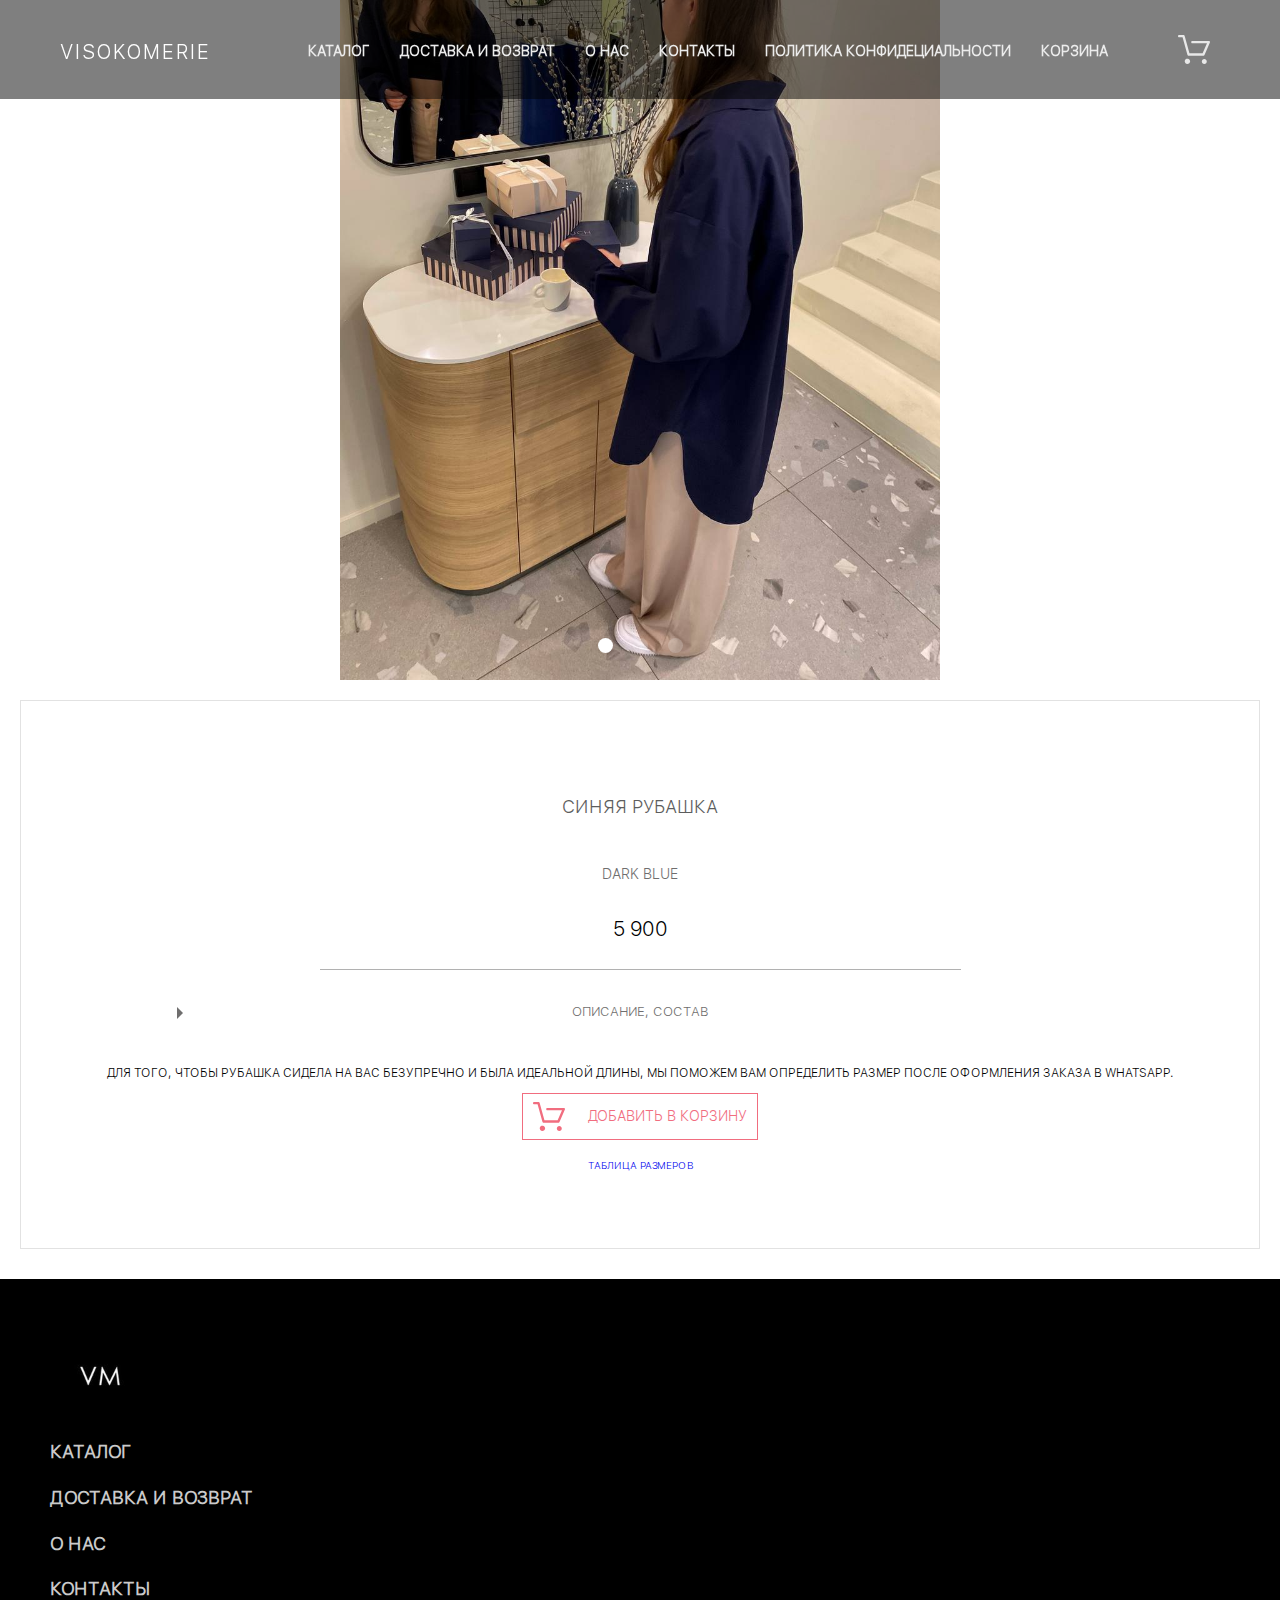
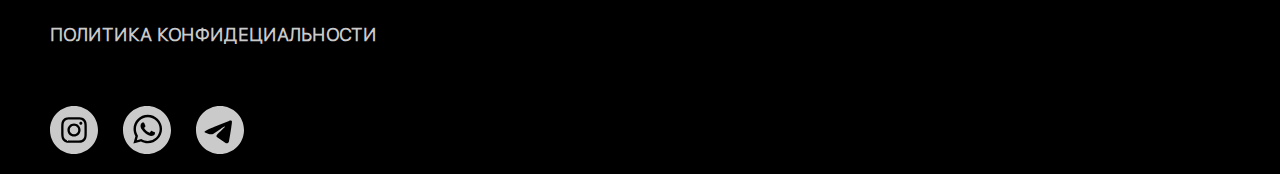
<file: shirt_dark-blue.html>
<!DOCTYPE html>
<html lang="en">
<head>
    <meta charset="UTF-8">
    <meta http-equiv="X-UA-Compatible" content="IE=edge">
    <meta name="viewport" content="width=device-width, initial-scale=1.0">
    <title>Одежда для высоких девушек</title>
    <link rel="stylesheet" href="css/normalize.css">
    <link rel="stylesheet" href="css/preloader.css">
    <link rel="stylesheet" href="fonts/SFUI/stylesheet.css">
    <link rel="stylesheet" href="https://unpkg.com/swiper/swiper-bundle.min.css">
    <link rel="stylesheet" href="css/style.css">
    <link rel="stylesheet" href="css/media-1024.css">
    <link rel="stylesheet" href="css/media-768.css">
    <link rel="stylesheet" href="css/media-320.css">
    <script type="text/javascript" >
        (function(m,e,t,r,i,k,a){m[i]=m[i]||function(){(m[i].a=m[i].a||[]).push(arguments)};
        m[i].l=1*new Date();k=e.createElement(t),a=e.getElementsByTagName(t)[0],k.async=1,k.src=r,a.parentNode.insertBefore(k,a)})
        (window, document, "script", "https://mc.yandex.ru/metrika/tag.js", "ym");
        
        ym(88826590, "init", {
                clickmap:true,
                trackLinks:true,
                accurateTrackBounce:true,
                webvisor:true
        });
    </script>
    <noscript><div><img src="https://mc.yandex.ru/watch/88826590" style="position:absolute; left:-9999px;" alt="" /></div></noscript>
    <!-- /Yandex.Metrika counter -->
</head>
<body>
    <!-- Preloader  -->
    <!-- ...  -->

    <header class="header">
        <div class="container header__container">
            <button class="burger btn-reset">
                <span class="burger__line"></span>
                <span class="burger__line"></span>
                <span class="burger__line"></span>
            </button>
            <a href="index.html" class="logo header__logo">  
                <span class="header__logo_text">VISOKOMERIE</span> 
            </a>
            <div class="header__inner">
                <nav class="nav">
                    <button class="menu-close btn-reset"></button>
                    <ul class="nav__list list-reset">
                        <li class="nav__item"><a href="#" onclick="setTimeout(function(){ window.location.href = '/catalog.html';}, 400);" class="nav__link">Каталог</a></li>
                        <li class="nav__item"><a href="#" onclick="setTimeout(function(){ window.location.href = '/delivery.html';}, 400);" class="nav__link">Доставка и возврат</a></li>                                                                    
                        <li class="nav__item"><a href="#" onclick="setTimeout(function(){ window.location.href = '/about.html';}, 400);" class="nav__link">О нас</a></li>                                            
                        <li class="nav__item"><a href="#" onclick="setTimeout(function(){ window.location.href = '#';}, 400);" class="nav__link">Контакты</a></li>
                        <li class="nav__item"><a href="#" onclick="setTimeout(function(){ window.location.href = '#';}, 400);" class="nav__link">Политика конфидециальности</a></li>                        
                        <li class="nav__item"><a href="#" onclick="setTimeout(function(){ window.location.href = '/cart.html';}, 400);" class="nav__link">Корзина</a></li>
                    </ul>
                </nav>
                <div class="menu_overlay" id="overlay-menu"></div>
                <!-- <button class="search">
                <span>
                    <svg width="26" height="26" viewBox="0 0 26 26" fill="none" xmlns="http://www.w3.org/2000/svg">
                    <rect x="19.5138" y="18.5495" width="8" height="2" transform="rotate(45 19.5138 18.5495)" fill="#ececec"/>
                    <circle cx="11.5" cy="11.5" r="10.5" stroke="#ececec" stroke-width="2"/>
                    </svg>
                </span>
                </button> -->
                <a href="cart.html"><div class="header__button"><svg width="32" height="29"
                    viewBox="0 0 32 29" xmlns="http://www.w3.org/2000/svg"
                    class="header__icon mobile_hide">
                    <path
                        d="M26.2009 29C25.5532 28.9738 24.9415 28.6948 24.4972 28.2227C24.0529 27.7506 23.8114 27.1232 23.8245 26.475C23.8376 25.8269 24.1043 25.2097 24.5673 24.7559C25.0303 24.3022 25.6527 24.048 26.301 24.048C26.9493 24.048 27.5717 24.3022 28.0347 24.7559C28.4977 25.2097 28.7644 25.8269 28.7775 26.475C28.7906 27.1232 28.549 27.7506 28.1047 28.2227C27.6604 28.6948 27.0488 28.9738 26.401 29H26.2009ZM6.75293 26.32C6.75293 25.79 6.91011 25.2718 7.20459 24.8311C7.49907 24.3904 7.91764 24.0469 8.40735 23.844C8.89705 23.6412 9.43594 23.5881 9.95581 23.6915C10.4757 23.7949 10.9532 24.0502 11.328 24.425C11.7028 24.7998 11.9581 25.2773 12.0615 25.7972C12.1649 26.317 12.1118 26.8559 11.9089 27.3456C11.7061 27.8353 11.3626 28.2539 10.9219 28.5483C10.4812 28.8428 9.96304 29 9.43298 29C9.08087 29.0003 8.73212 28.9311 8.40674 28.7966C8.08136 28.662 7.78569 28.4646 7.53662 28.2158C7.28755 27.9669 7.09001 27.6713 6.9552 27.3461C6.82039 27.0208 6.75098 26.6721 6.75098 26.32H6.75293ZM10.553 20.686C10.2935 20.6868 10.0409 20.6024 9.83411 20.4457C9.62727 20.2891 9.47758 20.0689 9.40796 19.819L4.57495 2.36401H1.18201C0.868521 2.36401 0.567859 2.23947 0.346191 2.01781C0.124523 1.79614 0 1.49549 0 1.18201C0 0.868519 0.124523 0.567873 0.346191 0.346205C0.567859 0.124537 0.868521 5.81268e-06 1.18201 5.81268e-06H5.46301C5.7225 -0.00080736 5.97504 0.0837201 6.18176 0.240568C6.38848 0.397416 6.53784 0.617884 6.60693 0.868006L11.4399 18.323H24.6179L29.001 8.27501H14.401C14.2428 8.27961 14.0854 8.25242 13.9379 8.19507C13.7904 8.13771 13.6559 8.05134 13.5424 7.94108C13.4288 7.83082 13.3386 7.69891 13.277 7.55315C13.2154 7.40739 13.1836 7.25075 13.1836 7.0925C13.1836 6.93426 13.2154 6.77762 13.277 6.63186C13.3386 6.4861 13.4288 6.35419 13.5424 6.24393C13.6559 6.13367 13.7904 6.0473 13.9379 5.98994C14.0854 5.93259 14.2428 5.90541 14.401 5.91001H30.814C31.0097 5.90996 31.2022 5.95866 31.3744 6.05172C31.5465 6.14478 31.6928 6.27926 31.7999 6.44301C31.9078 6.60729 31.9734 6.79569 31.9908 6.99145C32.0083 7.18721 31.9771 7.38424 31.9 7.565L26.495 19.977C26.4026 20.1876 26.251 20.3668 26.0585 20.4927C25.866 20.6186 25.641 20.6858 25.411 20.686H10.553Z"/>
                </svg></div></a>
            </div>
        </div>
        <div class="header__container-opacity"></div>
    </header>
            
        <!-- ------------------------------------------------------------------------------------------------------------------------ -->
        <!-- Product -->
    <main>
        <section class="product">
            <div class="container product__container">                
                <div class="swiper-container">
                    <div class="swiper-wrapper">
                        <div class="swiper-slide" style="background-image: url(img/2_shirt_dark-blue/1_shirt_blue.jpg);"></div>
                        <div class="swiper-slide" style="background-image: url(img/2_shirt_dark-blue/2_shirt_blue.jpg);"></div>
                        <div class="swiper-slide" style="background-image: url(img/2_shirt_dark-blue/3_shirt_blue.jpg);"></div>                                   
                    </div>
                    <div class="swiper-pagination"></div>
                </div>
            </div>
        </section>
        <section class="product-desciption">
            <div class="product__desciption container">                                
                <h3 class="product__heading">Синяя рубашка</h3>
                <p class="product__text">Dark blue</p>
                <p class="product__price">5900</p>
                <div class="product__divider"></div>                                
                <div class="info">
                    <input id="info__body_1" class="info__switch" type="checkbox">
                    <label for="info__body_1" class="info__headline">Описание, состав</label>
                    <div class="info__body-text">
                        Правильная рубашка oversize с мужского плеча на высокий рост <br> <br>                        
                        Спущенные плечи, длинные манжеты с фактурными защипами, самый оптимальный объём, 
                        все создаёт эффект заимствования рубашки у любимого мужчины 🤍<br> А минимально мнущаяся 
                        ткань обеспечит комфорт в носке на каждый день.      <br> <br>     
                        Состав: 50% хлопок, 48% п/э, 2% эластан     <br> <br>                                                
                    </div>
                </div>
                <p class="product__order-info">Для того, чтобы рубашка сидела на вас безупречно и была идеальной длины, мы поможем вам определить размер после оформления заказа в WhatsApp.</p>

                <div class="product__addtocart js-open-modal" data-modal="2" data-id="7" data-img="/img/2_shirt_dark-blue/3_shirt_blue.jpg">
                    <svg width="32" height="29" viewBox="0 0 32 29" xmlns="http://www.w3.org/2000/svg"
                        class="product__addtocart_btnimg">
                        <path
                            d="M26.2009 29C25.5532 28.9738 24.9415 28.6948 24.4972 28.2227C24.0529 27.7506 23.8114 27.1232 23.8245 26.475C23.8376 25.8269 24.1043 25.2097 24.5673 24.7559C25.0303 24.3022 25.6527 24.048 26.301 24.048C26.9493 24.048 27.5717 24.3022 28.0347 24.7559C28.4977 25.2097 28.7644 25.8269 28.7775 26.475C28.7906 27.1232 28.549 27.7506 28.1047 28.2227C27.6604 28.6948 27.0488 28.9738 26.401 29H26.2009ZM6.75293 26.32C6.75293 25.79 6.91011 25.2718 7.20459 24.8311C7.49907 24.3904 7.91764 24.0469 8.40735 23.844C8.89705 23.6412 9.43594 23.5881 9.95581 23.6915C10.4757 23.7949 10.9532 24.0502 11.328 24.425C11.7028 24.7998 11.9581 25.2773 12.0615 25.7972C12.1649 26.317 12.1118 26.8559 11.9089 27.3456C11.7061 27.8353 11.3626 28.2539 10.9219 28.5483C10.4812 28.8428 9.96304 29 9.43298 29C9.08087 29.0003 8.73212 28.9311 8.40674 28.7966C8.08136 28.662 7.78569 28.4646 7.53662 28.2158C7.28755 27.9669 7.09001 27.6713 6.9552 27.3461C6.82039 27.0208 6.75098 26.6721 6.75098 26.32H6.75293ZM10.553 20.686C10.2935 20.6868 10.0409 20.6024 9.83411 20.4457C9.62727 20.2891 9.47758 20.0689 9.40796 19.819L4.57495 2.36401H1.18201C0.868521 2.36401 0.567859 2.23947 0.346191 2.01781C0.124523 1.79614 0 1.49549 0 1.18201C0 0.868519 0.124523 0.567873 0.346191 0.346205C0.567859 0.124537 0.868521 5.81268e-06 1.18201 5.81268e-06H5.46301C5.7225 -0.00080736 5.97504 0.0837201 6.18176 0.240568C6.38848 0.397416 6.53784 0.617884 6.60693 0.868006L11.4399 18.323H24.6179L29.001 8.27501H14.401C14.2428 8.27961 14.0854 8.25242 13.9379 8.19507C13.7904 8.13771 13.6559 8.05134 13.5424 7.94108C13.4288 7.83082 13.3386 7.69891 13.277 7.55315C13.2154 7.40739 13.1836 7.25075 13.1836 7.0925C13.1836 6.93426 13.2154 6.77762 13.277 6.63186C13.3386 6.4861 13.4288 6.35419 13.5424 6.24393C13.6559 6.13367 13.7904 6.0473 13.9379 5.98994C14.0854 5.93259 14.2428 5.90541 14.401 5.91001H30.814C31.0097 5.90996 31.2022 5.95866 31.3744 6.05172C31.5465 6.14478 31.6928 6.27926 31.7999 6.44301C31.9078 6.60729 31.9734 6.79569 31.9908 6.99145C32.0083 7.18721 31.9771 7.38424 31.9 7.565L26.495 19.977C26.4026 20.1876 26.251 20.3668 26.0585 20.4927C25.866 20.6186 25.641 20.6858 25.411 20.686H10.553Z"/>
                    </svg>
                    <div class="product__addtocart_btntxt">Добавить в корзину</div>
                </div>

                <!-- Модальное окно Товар добавлен в корзину-->
                <div class="modal" data-modal="2">
                    <!--   Svg иконка для закрытия окна  -->
                    <svg class="modal__cross js-modal-close" xmlns="http://www.w3.org/2000/svg" viewBox="0 0 24 24"><path d="M23.954 21.03l-9.184-9.095 9.092-9.174-2.832-2.807-9.09 9.179-9.176-9.088-2.81 2.81 9.186 9.105-9.095 9.184 2.81 2.81 9.112-9.192 9.18 9.1z"/></svg>
                    <p class="modal__title">Заказ добавлен в корзину</p>
                    <button class="modal__btn site-btn" onclick="window.location.href = '/cart.html';">Перейти в корзину</button>
                </div>
                <!-- Подложка под модальным окном -->
                <!-- <div class="modal_overlay" id="overlay-modal"></div> -->



                <div class="sizes-quantity">                                            
                        <a class="text-dgray js-open-modal" data-modal="1" href="#">Таблица размеров</a>                   
                </div>

                <!-- Модальное окно Таблица размеров-->
                <div class="modal" data-modal="1">
                    <!--   Svg иконка для закрытия окна  -->
                    <svg class="modal__cross js-modal-close" xmlns="http://www.w3.org/2000/svg" viewBox="0 0 24 24"><path d="M23.954 21.03l-9.184-9.095 9.092-9.174-2.832-2.807-9.09 9.179-9.176-9.088-2.81 2.81 9.186 9.105-9.095 9.184 2.81 2.81 9.112-9.192 9.18 9.1z"/></svg>
                    <p class="modal__title">Размер Oversize</p>
                    <div class="modal__img-wrapper">
                        <!-- <img class="modal__img" src="/img/leather-size-table.jpg" alt="">                         -->
                    </div>                    
                </div>
                <!-- Подложка под модальным окном -->
                <div class="modal_overlay" id="overlay-modal"></div>
            </div>
        </section>
       
    
    </main>
    <!-- ------------------------------------------------------------------------------------------------------------------------ -->

    <footer class="footer">
        <div class="container footer__container">
            <div class="footer-left">
                <a class="footer__logo" href="#">
                    <img class = "footer_logo" src="img/logo_vm.jpg" alt="">
                </a>
                <ul class="footer__list list-reset">
                    <li class="footer__item">
                        <a href="/catalog.html" class="footer__link">Каталог</a>
                    </li>                
                    <li class="footer__item">
                        <a href="/delivery.html" class="footer__link">Доставка и возврат</a>
                    </li>                
                    <li class="footer__item">
                        <a href="/about.html" class="footer__link">О нас</a>
                    </li>                                    
                    <li class="footer__item">
                        <a href="#" class="footer__link">Контакты</a>
                    </li>
                    <li class="footer__item">
                        <a href="#" class="footer__link">Политика конфидециальности</a>
                    </li>
                </ul>
                <div class="footer__social">                    
                    <a href="https://www.instagram.com/visokomerie.brand/" class="footer__icon" target="_blank">                
                        <svg class="footer__icon-svg" width="32" height="32" viewBox="0 0 48 48" fill="none" xmlns="http://www.w3.org/2000/svg">
                            <path fill-rule="evenodd" clip-rule="evenodd" d="M0 24C0 10.7452 10.7452 0 24 0C37.2548 0 48 10.7452 48 24C48 37.2548 37.2548 48 24 48C10.7452 48 0 37.2548 0 24ZM24.0012 11.2C20.5249 11.2 20.0886 11.2152 18.7233 11.2773C17.3606 11.3397 16.4305 11.5555 15.6166 11.872C14.7747 12.1989 14.0606 12.6363 13.3491 13.348C12.6371 14.0595 12.1997 14.7736 11.8717 15.6152C11.5544 16.4294 11.3384 17.3598 11.2771 18.7219C11.216 20.0873 11.2 20.5238 11.2 24.0001C11.2 27.4764 11.2155 27.9114 11.2773 29.2767C11.34 30.6394 11.5557 31.5695 11.872 32.3834C12.1992 33.2253 12.6365 33.9394 13.3483 34.6509C14.0595 35.3629 14.7736 35.8013 15.615 36.1283C16.4294 36.4448 17.3598 36.6605 18.7222 36.7229C20.0876 36.7851 20.5236 36.8003 23.9996 36.8003C27.4762 36.8003 27.9111 36.7851 29.2765 36.7229C30.6391 36.6605 31.5703 36.4448 32.3848 36.1283C33.2264 35.8013 33.9394 35.3629 34.6506 34.6509C35.3626 33.9394 35.8 33.2253 36.128 32.3837C36.4427 31.5695 36.6587 30.6391 36.7227 29.277C36.784 27.9116 36.8 27.4764 36.8 24.0001C36.8 20.5238 36.784 20.0876 36.7227 18.7222C36.6587 17.3595 36.4427 16.4294 36.128 15.6155C35.8 14.7736 35.3626 14.0595 34.6506 13.348C33.9386 12.636 33.2266 12.1987 32.384 11.872C31.5679 11.5555 30.6373 11.3397 29.2746 11.2773C27.9092 11.2152 27.4746 11.2 23.9972 11.2H24.0012Z" fill="#cacaca"/>
                            <path fill-rule="evenodd" clip-rule="evenodd" d="M22.8529 13.5067C23.1937 13.5062 23.574 13.5067 24.0012 13.5067C27.4188 13.5067 27.8239 13.519 29.1735 13.5803C30.4215 13.6374 31.0989 13.8459 31.5501 14.0211C32.1474 14.2531 32.5733 14.5304 33.021 14.9784C33.469 15.4264 33.7464 15.8531 33.9789 16.4505C34.1541 16.9011 34.3629 17.5785 34.4197 18.8265C34.481 20.1758 34.4944 20.5812 34.4944 23.9972C34.4944 27.4132 34.481 27.8186 34.4197 29.1679C34.3626 30.4159 34.1541 31.0933 33.9789 31.5439C33.7469 32.1413 33.469 32.5666 33.021 33.0144C32.573 33.4624 32.1477 33.7397 31.5501 33.9717C31.0994 34.1477 30.4215 34.3557 29.1735 34.4128C27.8242 34.4741 27.4188 34.4874 24.0012 34.4874C20.5833 34.4874 20.1782 34.4741 18.8289 34.4128C17.5809 34.3552 16.9035 34.1466 16.4521 33.9714C15.8547 33.7394 15.428 33.4621 14.98 33.0141C14.532 32.5661 14.2547 32.1405 14.0222 31.5429C13.847 31.0922 13.6382 30.4149 13.5814 29.1669C13.52 27.8175 13.5078 27.4122 13.5078 23.994C13.5078 20.5758 13.52 20.1726 13.5814 18.8233C13.6384 17.5753 13.847 16.8979 14.0222 16.4467C14.2542 15.8494 14.532 15.4227 14.98 14.9747C15.428 14.5267 15.8547 14.2494 16.4521 14.0168C16.9033 13.8408 17.5809 13.6328 18.8289 13.5755C20.0097 13.5222 20.4673 13.5062 22.8529 13.5035V13.5067ZM30.8338 15.632C29.9858 15.632 29.2978 16.3193 29.2978 17.1675C29.2978 18.0155 29.9858 18.7035 30.8338 18.7035C31.6818 18.7035 32.3698 18.0155 32.3698 17.1675C32.3698 16.3195 31.6818 15.632 30.8338 15.632ZM24.0012 17.4267C20.371 17.4267 17.4278 20.37 17.4278 24.0001C17.4278 27.6303 20.371 30.5722 24.0012 30.5722C27.6314 30.5722 30.5735 27.6303 30.5735 24.0001C30.5735 20.37 27.6314 17.4267 24.0012 17.4267Z" fill="#cacaca"/>
                            <path fill-rule="evenodd" clip-rule="evenodd" d="M24.0012 19.7334C26.3575 19.7334 28.2679 21.6436 28.2679 24.0001C28.2679 26.3564 26.3575 28.2668 24.0012 28.2668C21.6446 28.2668 19.7345 26.3564 19.7345 24.0001C19.7345 21.6436 21.6446 19.7334 24.0012 19.7334Z" fill="#cacaca"/>
                        </svg>                               
                    </a>
                    <a href="https://wa.me/79811612280" class="footer__icon" target="_blank">
                        <svg class="footer__icon-svg" width="32" height="32" viewBox="0 0 48 48" fill="none" xmlns="http://www.w3.org/2000/svg">
                            <path fill-rule="evenodd" clip-rule="evenodd" d="M24 48C10.7452 48 0 37.2548 0 24C0 10.7452 10.7452 0 24 0C37.2548 0 48 10.7452 48 24C48 37.2548 37.2548 48 24 48ZM24.7911 37.3525C32.6595 37.3493 39.059 30.9483 39.0621 23.0815C39.0637 19.2683 37.5806 15.6828 34.8862 12.9854C32.1918 10.2879 28.6086 8.80165 24.7909 8.8C16.9248 8.8 10.5228 15.2017 10.5196 23.0702C10.5186 25.5855 11.1757 28.0405 12.4246 30.2048L10.4 37.6L17.9653 35.6155C20.0498 36.7524 22.3967 37.3517 24.7852 37.3525H24.7911Z" fill="#cacaca"/>
                            <path fill-rule="evenodd" clip-rule="evenodd" d="M18.3159 33.0319L13.8265 34.2096L15.0248 29.8324L14.7428 29.3836C13.5554 27.4951 12.9283 25.3124 12.9292 23.0711C12.9318 16.5311 18.2529 11.2104 24.7958 11.2104C27.964 11.2115 30.9422 12.4469 33.1817 14.689C35.4212 16.9311 36.6538 19.9112 36.6526 23.0807C36.6499 29.6212 31.3289 34.9424 24.7911 34.9424H24.7863C22.6578 34.9415 20.5702 34.3697 18.749 33.289L18.3159 33.0319ZM31.9808 26.4751C31.8917 26.3264 31.654 26.2372 31.2974 26.0586C30.9408 25.8801 29.1877 25.0176 28.8608 24.8985C28.534 24.7795 28.2961 24.7201 28.0585 25.0769C27.8208 25.4339 27.1374 26.2372 26.9294 26.4751C26.7214 26.7131 26.5133 26.7429 26.1569 26.5644C25.8003 26.3859 24.6513 26.0094 23.2893 24.7945C22.2292 23.8489 21.5135 22.6813 21.3055 22.3243C21.0975 21.9673 21.2834 21.7743 21.4619 21.5965C21.6223 21.4367 21.8185 21.1799 21.9968 20.9718C22.1751 20.7636 22.2345 20.6148 22.3533 20.377C22.4722 20.1389 22.4128 19.9307 22.3236 19.7522C22.2345 19.5737 21.5213 17.8185 21.2242 17.1045C20.9347 16.4092 20.6408 16.5034 20.4219 16.4924C20.2141 16.482 19.9762 16.4798 19.7385 16.4798C19.5008 16.4798 19.1144 16.569 18.7876 16.926C18.4607 17.283 17.5395 18.1457 17.5395 19.9008C17.5395 21.656 18.8173 23.3516 18.9956 23.5896C19.1739 23.8276 21.51 27.4293 25.0871 28.9739C25.9379 29.3413 26.602 29.5607 27.12 29.725C27.9742 29.9965 28.7516 29.9582 29.3659 29.8663C30.0511 29.764 31.4756 29.0038 31.7729 28.1709C32.0699 27.3378 32.0699 26.6238 31.9808 26.4751Z" fill="#cacaca"/>
                        </svg>                            
                    </a>
                    <a href="https://t.me/visokomeriebrand" class="footer__icon" target="_blank">
                        <svg class="footer__icon-svg" width="32" height="32" viewBox="0 0 48 48" fill="none" xmlns="http://www.w3.org/2000/svg">
                            <path fill-rule="evenodd" clip-rule="evenodd" d="M48 24C48 37.2548 37.2548 48 24 48C10.7452 48 0 37.2548 0 24C0 10.7452 10.7452 0 24 0C37.2548 0 48 10.7452 48 24ZM16.0715 21.8015C13.6673 22.8512 11.1971 23.9298 8.93825 25.174C7.75877 26.0376 9.32638 26.6485 10.7971 27.2215C11.0309 27.3126 11.2622 27.4027 11.4797 27.4927C11.6607 27.5484 11.8447 27.607 12.0312 27.6664C13.6669 28.1875 15.4907 28.7686 17.0787 27.8945C19.6873 26.396 22.149 24.6636 24.6089 22.9325C25.4148 22.3653 26.2205 21.7983 27.0311 21.2397C27.0691 21.2154 27.1119 21.1876 27.1588 21.1573C27.8493 20.7096 29.4024 19.7029 28.8279 21.0901C27.4695 22.5757 26.0144 23.8907 24.5515 25.213C23.5655 26.1041 22.5759 26.9985 21.6099 27.9505C20.7686 28.6341 19.8949 30.0088 20.837 30.9661C23.0069 32.4851 25.2107 33.9673 27.4132 35.4487C28.1299 35.9307 28.8466 36.4127 29.5618 36.8959C30.774 37.8637 32.6685 37.0808 32.935 35.5685C33.0535 34.8728 33.1725 34.1772 33.2915 33.4815C33.9491 29.6368 34.6069 25.7907 35.188 21.9335C35.267 21.3284 35.3565 20.7234 35.4461 20.1181C35.6632 18.651 35.8806 17.1821 35.9485 15.7071C35.7735 14.2351 33.9887 14.5588 32.9955 14.8898C27.8903 16.8324 22.8361 18.919 17.8019 21.0424C17.2316 21.295 16.6535 21.5474 16.0715 21.8015Z" fill="#cacaca"/>
                        </svg>                              
                    </a>
                </div>
            </div>            
        </div>        
    </footer>
    <script src="https://unpkg.com/swiper/swiper-bundle.min.js"></script>
    <script src="js/script.js"></script>
    <script src="js/modal.js"></script>
    <script src="js/product.js"></script>
</body>
</html>
</file>
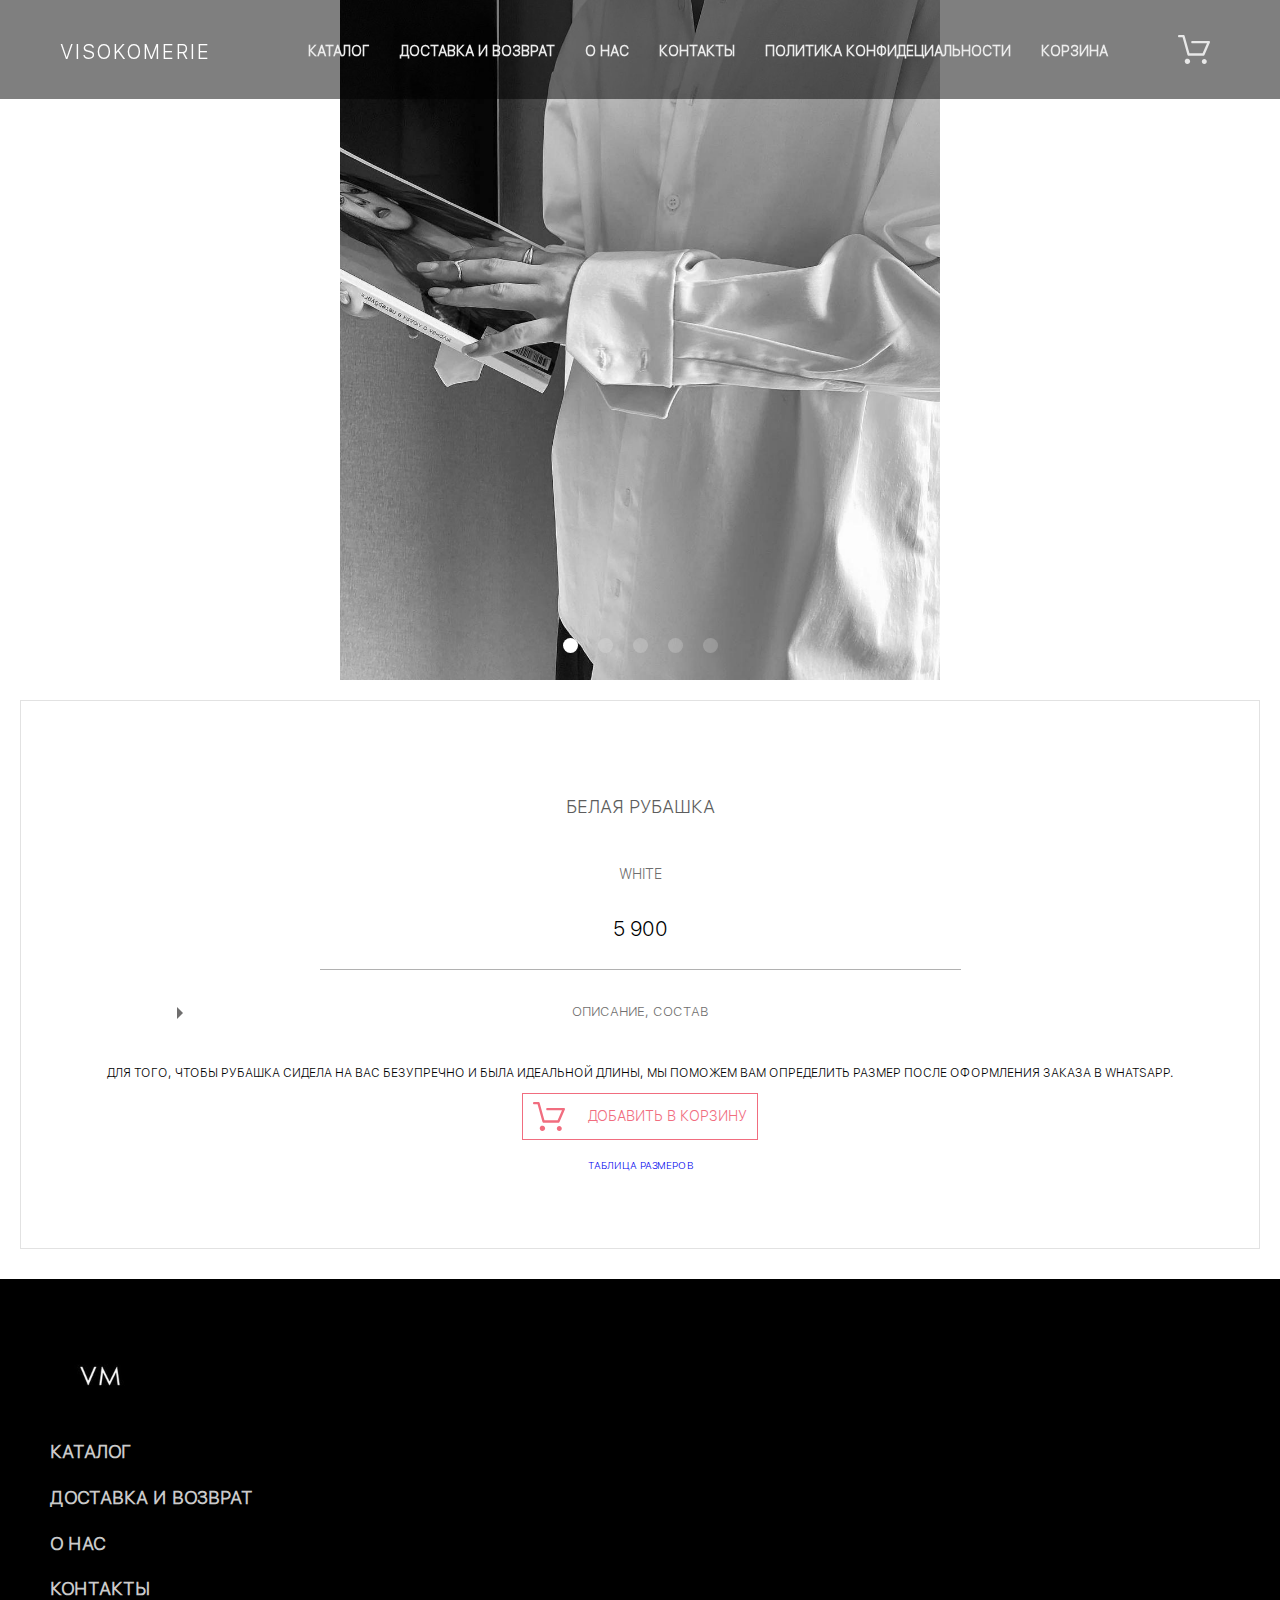
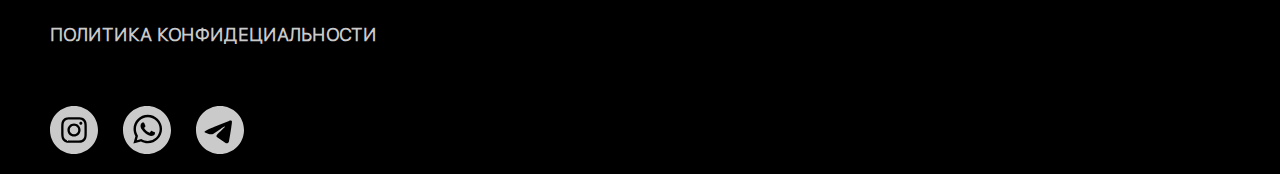
<file: shirt_white.html>
<!DOCTYPE html>
<html lang="en">
<head>
    <meta charset="UTF-8">
    <meta http-equiv="X-UA-Compatible" content="IE=edge">
    <meta name="viewport" content="width=device-width, initial-scale=1.0">
    <title>Одежда для высоких девушек</title>
    <link rel="stylesheet" href="css/normalize.css">
    <link rel="stylesheet" href="css/preloader.css">
    <link rel="stylesheet" href="fonts/SFUI/stylesheet.css">
    <link rel="stylesheet" href="https://unpkg.com/swiper/swiper-bundle.min.css">
    <link rel="stylesheet" href="css/style.css">
    <link rel="stylesheet" href="css/media-1024.css">
    <link rel="stylesheet" href="css/media-768.css">
    <link rel="stylesheet" href="css/media-320.css">
    <script type="text/javascript" >
        (function(m,e,t,r,i,k,a){m[i]=m[i]||function(){(m[i].a=m[i].a||[]).push(arguments)};
        m[i].l=1*new Date();k=e.createElement(t),a=e.getElementsByTagName(t)[0],k.async=1,k.src=r,a.parentNode.insertBefore(k,a)})
        (window, document, "script", "https://mc.yandex.ru/metrika/tag.js", "ym");
        
        ym(88826590, "init", {
                clickmap:true,
                trackLinks:true,
                accurateTrackBounce:true,
                webvisor:true
        });
    </script>
    <noscript><div><img src="https://mc.yandex.ru/watch/88826590" style="position:absolute; left:-9999px;" alt="" /></div></noscript>
    <!-- /Yandex.Metrika counter -->
</head>
<body>
    <!-- Preloader  -->
    <!-- ...  -->

    <header class="header">
        <div class="container header__container">
            <button class="burger btn-reset">
                <span class="burger__line"></span>
                <span class="burger__line"></span>
                <span class="burger__line"></span>
            </button>
            <a href="index.html" class="logo header__logo">  
                <span class="header__logo_text">VISOKOMERIE</span> 
            </a>
            <div class="header__inner">
                <nav class="nav">
                    <button class="menu-close btn-reset"></button>
                    <ul class="nav__list list-reset">
                        <li class="nav__item"><a href="#" onclick="setTimeout(function(){ window.location.href = '/catalog.html';}, 400);" class="nav__link">Каталог</a></li>
                        <li class="nav__item"><a href="#" onclick="setTimeout(function(){ window.location.href = '/delivery.html';}, 400);" class="nav__link">Доставка и возврат</a></li>                                                                    
                        <li class="nav__item"><a href="#" onclick="setTimeout(function(){ window.location.href = '/about.html';}, 400);" class="nav__link">О нас</a></li>                                            
                        <li class="nav__item"><a href="#" onclick="setTimeout(function(){ window.location.href = '#';}, 400);" class="nav__link">Контакты</a></li>
                        <li class="nav__item"><a href="#" onclick="setTimeout(function(){ window.location.href = '#';}, 400);" class="nav__link">Политика конфидециальности</a></li>                        
                        <li class="nav__item"><a href="#" onclick="setTimeout(function(){ window.location.href = '/cart.html';}, 400);" class="nav__link">Корзина</a></li>
                    </ul>
                </nav>
                <div class="menu_overlay" id="overlay-menu"></div>
                <!-- <button class="search">
                <span>
                    <svg width="26" height="26" viewBox="0 0 26 26" fill="none" xmlns="http://www.w3.org/2000/svg">
                    <rect x="19.5138" y="18.5495" width="8" height="2" transform="rotate(45 19.5138 18.5495)" fill="#ececec"/>
                    <circle cx="11.5" cy="11.5" r="10.5" stroke="#ececec" stroke-width="2"/>
                    </svg>
                </span>
                </button> -->
                <a href="cart.html"><div class="header__button"><svg width="32" height="29"
                    viewBox="0 0 32 29" xmlns="http://www.w3.org/2000/svg"
                    class="header__icon mobile_hide">
                    <path
                        d="M26.2009 29C25.5532 28.9738 24.9415 28.6948 24.4972 28.2227C24.0529 27.7506 23.8114 27.1232 23.8245 26.475C23.8376 25.8269 24.1043 25.2097 24.5673 24.7559C25.0303 24.3022 25.6527 24.048 26.301 24.048C26.9493 24.048 27.5717 24.3022 28.0347 24.7559C28.4977 25.2097 28.7644 25.8269 28.7775 26.475C28.7906 27.1232 28.549 27.7506 28.1047 28.2227C27.6604 28.6948 27.0488 28.9738 26.401 29H26.2009ZM6.75293 26.32C6.75293 25.79 6.91011 25.2718 7.20459 24.8311C7.49907 24.3904 7.91764 24.0469 8.40735 23.844C8.89705 23.6412 9.43594 23.5881 9.95581 23.6915C10.4757 23.7949 10.9532 24.0502 11.328 24.425C11.7028 24.7998 11.9581 25.2773 12.0615 25.7972C12.1649 26.317 12.1118 26.8559 11.9089 27.3456C11.7061 27.8353 11.3626 28.2539 10.9219 28.5483C10.4812 28.8428 9.96304 29 9.43298 29C9.08087 29.0003 8.73212 28.9311 8.40674 28.7966C8.08136 28.662 7.78569 28.4646 7.53662 28.2158C7.28755 27.9669 7.09001 27.6713 6.9552 27.3461C6.82039 27.0208 6.75098 26.6721 6.75098 26.32H6.75293ZM10.553 20.686C10.2935 20.6868 10.0409 20.6024 9.83411 20.4457C9.62727 20.2891 9.47758 20.0689 9.40796 19.819L4.57495 2.36401H1.18201C0.868521 2.36401 0.567859 2.23947 0.346191 2.01781C0.124523 1.79614 0 1.49549 0 1.18201C0 0.868519 0.124523 0.567873 0.346191 0.346205C0.567859 0.124537 0.868521 5.81268e-06 1.18201 5.81268e-06H5.46301C5.7225 -0.00080736 5.97504 0.0837201 6.18176 0.240568C6.38848 0.397416 6.53784 0.617884 6.60693 0.868006L11.4399 18.323H24.6179L29.001 8.27501H14.401C14.2428 8.27961 14.0854 8.25242 13.9379 8.19507C13.7904 8.13771 13.6559 8.05134 13.5424 7.94108C13.4288 7.83082 13.3386 7.69891 13.277 7.55315C13.2154 7.40739 13.1836 7.25075 13.1836 7.0925C13.1836 6.93426 13.2154 6.77762 13.277 6.63186C13.3386 6.4861 13.4288 6.35419 13.5424 6.24393C13.6559 6.13367 13.7904 6.0473 13.9379 5.98994C14.0854 5.93259 14.2428 5.90541 14.401 5.91001H30.814C31.0097 5.90996 31.2022 5.95866 31.3744 6.05172C31.5465 6.14478 31.6928 6.27926 31.7999 6.44301C31.9078 6.60729 31.9734 6.79569 31.9908 6.99145C32.0083 7.18721 31.9771 7.38424 31.9 7.565L26.495 19.977C26.4026 20.1876 26.251 20.3668 26.0585 20.4927C25.866 20.6186 25.641 20.6858 25.411 20.686H10.553Z"/>
                </svg></div></a>
            </div>
        </div>
        <div class="header__container-opacity"></div>
    </header>
            
        <!-- ------------------------------------------------------------------------------------------------------------------------ -->
        <!-- Product -->
    <main>
        <section class="product">
            <div class="container product__container">                
                <div class="swiper-container">
                    <div class="swiper-wrapper">
                        <div class="swiper-slide" style="background-image: url(img/1_shirt_white/1_shirt_white.jpg);"></div>
                        <div class="swiper-slide" style="background-image: url(img/1_shirt_white/2_shirt_white.jpg);"></div>
                        <div class="swiper-slide" style="background-image: url(img/1_shirt_white/3_shirt_white.jpg);"></div>                                   
                        <div class="swiper-slide" style="background-image: url(img/1_shirt_white/4_shirt_white.jpg);"></div>
                        <div class="swiper-slide" style="background-image: url(img/1_shirt_white/5_shirt_white.jpg);"></div>                                   
                    </div>
                    <div class="swiper-pagination"></div>
                </div>
            </div>
        </section>
        <section class="product-desciption">
            <div class="product__desciption container">                                
                <h3 class="product__heading">Белая рубашка</h3>
                <p class="product__text">White</p>
                <p class="product__price">5900</p>
                <div class="product__divider"></div>                                
                <div class="info">
                    <input id="info__body_1" class="info__switch" type="checkbox">
                    <label for="info__body_1" class="info__headline">Описание, состав</label>
                    <div class="info__body-text">
                        Правильная рубашка oversize с мужского плеча на высокий рост <br> <br>                        
                        Спущенные плечи, длинные манжеты с фактурными защипами, самый оптимальный объём, 
                        все создаёт эффект заимствования рубашки у любимого мужчины 🤍<br> А минимально мнущаяся 
                        ткань обеспечит комфорт в носке на каждый день.      <br> <br> 
                        Состав: 98% хлопок, 2% эластан           <br> <br>                                               
                    </div>
                </div>
                <p class="product__order-info">Для того, чтобы рубашка сидела на вас безупречно и была идеальной длины, мы поможем вам определить размер после оформления заказа в WhatsApp.</p>

                <div class="product__addtocart js-open-modal" data-modal="2" data-id="8" data-img="img/1_shirt_white/2_shirt_white.jpg">
                    <svg width="32" height="29" viewBox="0 0 32 29" xmlns="http://www.w3.org/2000/svg"
                        class="product__addtocart_btnimg">
                        <path
                            d="M26.2009 29C25.5532 28.9738 24.9415 28.6948 24.4972 28.2227C24.0529 27.7506 23.8114 27.1232 23.8245 26.475C23.8376 25.8269 24.1043 25.2097 24.5673 24.7559C25.0303 24.3022 25.6527 24.048 26.301 24.048C26.9493 24.048 27.5717 24.3022 28.0347 24.7559C28.4977 25.2097 28.7644 25.8269 28.7775 26.475C28.7906 27.1232 28.549 27.7506 28.1047 28.2227C27.6604 28.6948 27.0488 28.9738 26.401 29H26.2009ZM6.75293 26.32C6.75293 25.79 6.91011 25.2718 7.20459 24.8311C7.49907 24.3904 7.91764 24.0469 8.40735 23.844C8.89705 23.6412 9.43594 23.5881 9.95581 23.6915C10.4757 23.7949 10.9532 24.0502 11.328 24.425C11.7028 24.7998 11.9581 25.2773 12.0615 25.7972C12.1649 26.317 12.1118 26.8559 11.9089 27.3456C11.7061 27.8353 11.3626 28.2539 10.9219 28.5483C10.4812 28.8428 9.96304 29 9.43298 29C9.08087 29.0003 8.73212 28.9311 8.40674 28.7966C8.08136 28.662 7.78569 28.4646 7.53662 28.2158C7.28755 27.9669 7.09001 27.6713 6.9552 27.3461C6.82039 27.0208 6.75098 26.6721 6.75098 26.32H6.75293ZM10.553 20.686C10.2935 20.6868 10.0409 20.6024 9.83411 20.4457C9.62727 20.2891 9.47758 20.0689 9.40796 19.819L4.57495 2.36401H1.18201C0.868521 2.36401 0.567859 2.23947 0.346191 2.01781C0.124523 1.79614 0 1.49549 0 1.18201C0 0.868519 0.124523 0.567873 0.346191 0.346205C0.567859 0.124537 0.868521 5.81268e-06 1.18201 5.81268e-06H5.46301C5.7225 -0.00080736 5.97504 0.0837201 6.18176 0.240568C6.38848 0.397416 6.53784 0.617884 6.60693 0.868006L11.4399 18.323H24.6179L29.001 8.27501H14.401C14.2428 8.27961 14.0854 8.25242 13.9379 8.19507C13.7904 8.13771 13.6559 8.05134 13.5424 7.94108C13.4288 7.83082 13.3386 7.69891 13.277 7.55315C13.2154 7.40739 13.1836 7.25075 13.1836 7.0925C13.1836 6.93426 13.2154 6.77762 13.277 6.63186C13.3386 6.4861 13.4288 6.35419 13.5424 6.24393C13.6559 6.13367 13.7904 6.0473 13.9379 5.98994C14.0854 5.93259 14.2428 5.90541 14.401 5.91001H30.814C31.0097 5.90996 31.2022 5.95866 31.3744 6.05172C31.5465 6.14478 31.6928 6.27926 31.7999 6.44301C31.9078 6.60729 31.9734 6.79569 31.9908 6.99145C32.0083 7.18721 31.9771 7.38424 31.9 7.565L26.495 19.977C26.4026 20.1876 26.251 20.3668 26.0585 20.4927C25.866 20.6186 25.641 20.6858 25.411 20.686H10.553Z"/>
                    </svg>
                    <div class="product__addtocart_btntxt">Добавить в корзину</div>
                </div>

                <!-- Модальное окно Товар добавлен в корзину-->
                <div class="modal" data-modal="2">
                    <!--   Svg иконка для закрытия окна  -->
                    <svg class="modal__cross js-modal-close" xmlns="http://www.w3.org/2000/svg" viewBox="0 0 24 24"><path d="M23.954 21.03l-9.184-9.095 9.092-9.174-2.832-2.807-9.09 9.179-9.176-9.088-2.81 2.81 9.186 9.105-9.095 9.184 2.81 2.81 9.112-9.192 9.18 9.1z"/></svg>
                    <p class="modal__title">Заказ добавлен в корзину</p>
                    <button class="modal__btn site-btn" onclick="window.location.href = '/cart.html';">Перейти в корзину</button>
                </div>
                <!-- Подложка под модальным окном -->
                <!-- <div class="modal_overlay" id="overlay-modal"></div> -->



                <div class="sizes-quantity">                                            
                        <a class="text-dgray js-open-modal" data-modal="1" href="#">Таблица размеров</a>                   
                </div>

                <!-- Модальное окно Таблица размеров-->
                <div class="modal" data-modal="1">
                    <!--   Svg иконка для закрытия окна  -->
                    <svg class="modal__cross js-modal-close" xmlns="http://www.w3.org/2000/svg" viewBox="0 0 24 24"><path d="M23.954 21.03l-9.184-9.095 9.092-9.174-2.832-2.807-9.09 9.179-9.176-9.088-2.81 2.81 9.186 9.105-9.095 9.184 2.81 2.81 9.112-9.192 9.18 9.1z"/></svg>
                    <p class="modal__title">Размер Oversize</p>
                    <div class="modal__img-wrapper">
                        <!-- <img class="modal__img" src="/img/leather-size-table.jpg" alt="">                         -->
                    </div>                    
                </div>
                <!-- Подложка под модальным окном -->
                <div class="modal_overlay" id="overlay-modal"></div>
            </div>
        </section>
       
    
    </main>
    <!-- ------------------------------------------------------------------------------------------------------------------------ -->

    <footer class="footer">
        <div class="container footer__container">
            <div class="footer-left">
                <a class="footer__logo" href="#">
                    <img class = "footer_logo" src="img/logo_vm.jpg" alt="">
                </a>
                <ul class="footer__list list-reset">
                    <li class="footer__item">
                        <a href="/catalog.html" class="footer__link">Каталог</a>
                    </li>                
                    <li class="footer__item">
                        <a href="/delivery.html" class="footer__link">Доставка и возврат</a>
                    </li>                
                    <li class="footer__item">
                        <a href="/about.html" class="footer__link">О нас</a>
                    </li>                                    
                    <li class="footer__item">
                        <a href="#" class="footer__link">Контакты</a>
                    </li>
                    <li class="footer__item">
                        <a href="#" class="footer__link">Политика конфидециальности</a>
                    </li>
                </ul>
                <div class="footer__social">                    
                    <a href="https://www.instagram.com/visokomerie.brand/" class="footer__icon" target="_blank">                
                        <svg class="footer__icon-svg" width="32" height="32" viewBox="0 0 48 48" fill="none" xmlns="http://www.w3.org/2000/svg">
                            <path fill-rule="evenodd" clip-rule="evenodd" d="M0 24C0 10.7452 10.7452 0 24 0C37.2548 0 48 10.7452 48 24C48 37.2548 37.2548 48 24 48C10.7452 48 0 37.2548 0 24ZM24.0012 11.2C20.5249 11.2 20.0886 11.2152 18.7233 11.2773C17.3606 11.3397 16.4305 11.5555 15.6166 11.872C14.7747 12.1989 14.0606 12.6363 13.3491 13.348C12.6371 14.0595 12.1997 14.7736 11.8717 15.6152C11.5544 16.4294 11.3384 17.3598 11.2771 18.7219C11.216 20.0873 11.2 20.5238 11.2 24.0001C11.2 27.4764 11.2155 27.9114 11.2773 29.2767C11.34 30.6394 11.5557 31.5695 11.872 32.3834C12.1992 33.2253 12.6365 33.9394 13.3483 34.6509C14.0595 35.3629 14.7736 35.8013 15.615 36.1283C16.4294 36.4448 17.3598 36.6605 18.7222 36.7229C20.0876 36.7851 20.5236 36.8003 23.9996 36.8003C27.4762 36.8003 27.9111 36.7851 29.2765 36.7229C30.6391 36.6605 31.5703 36.4448 32.3848 36.1283C33.2264 35.8013 33.9394 35.3629 34.6506 34.6509C35.3626 33.9394 35.8 33.2253 36.128 32.3837C36.4427 31.5695 36.6587 30.6391 36.7227 29.277C36.784 27.9116 36.8 27.4764 36.8 24.0001C36.8 20.5238 36.784 20.0876 36.7227 18.7222C36.6587 17.3595 36.4427 16.4294 36.128 15.6155C35.8 14.7736 35.3626 14.0595 34.6506 13.348C33.9386 12.636 33.2266 12.1987 32.384 11.872C31.5679 11.5555 30.6373 11.3397 29.2746 11.2773C27.9092 11.2152 27.4746 11.2 23.9972 11.2H24.0012Z" fill="#cacaca"/>
                            <path fill-rule="evenodd" clip-rule="evenodd" d="M22.8529 13.5067C23.1937 13.5062 23.574 13.5067 24.0012 13.5067C27.4188 13.5067 27.8239 13.519 29.1735 13.5803C30.4215 13.6374 31.0989 13.8459 31.5501 14.0211C32.1474 14.2531 32.5733 14.5304 33.021 14.9784C33.469 15.4264 33.7464 15.8531 33.9789 16.4505C34.1541 16.9011 34.3629 17.5785 34.4197 18.8265C34.481 20.1758 34.4944 20.5812 34.4944 23.9972C34.4944 27.4132 34.481 27.8186 34.4197 29.1679C34.3626 30.4159 34.1541 31.0933 33.9789 31.5439C33.7469 32.1413 33.469 32.5666 33.021 33.0144C32.573 33.4624 32.1477 33.7397 31.5501 33.9717C31.0994 34.1477 30.4215 34.3557 29.1735 34.4128C27.8242 34.4741 27.4188 34.4874 24.0012 34.4874C20.5833 34.4874 20.1782 34.4741 18.8289 34.4128C17.5809 34.3552 16.9035 34.1466 16.4521 33.9714C15.8547 33.7394 15.428 33.4621 14.98 33.0141C14.532 32.5661 14.2547 32.1405 14.0222 31.5429C13.847 31.0922 13.6382 30.4149 13.5814 29.1669C13.52 27.8175 13.5078 27.4122 13.5078 23.994C13.5078 20.5758 13.52 20.1726 13.5814 18.8233C13.6384 17.5753 13.847 16.8979 14.0222 16.4467C14.2542 15.8494 14.532 15.4227 14.98 14.9747C15.428 14.5267 15.8547 14.2494 16.4521 14.0168C16.9033 13.8408 17.5809 13.6328 18.8289 13.5755C20.0097 13.5222 20.4673 13.5062 22.8529 13.5035V13.5067ZM30.8338 15.632C29.9858 15.632 29.2978 16.3193 29.2978 17.1675C29.2978 18.0155 29.9858 18.7035 30.8338 18.7035C31.6818 18.7035 32.3698 18.0155 32.3698 17.1675C32.3698 16.3195 31.6818 15.632 30.8338 15.632ZM24.0012 17.4267C20.371 17.4267 17.4278 20.37 17.4278 24.0001C17.4278 27.6303 20.371 30.5722 24.0012 30.5722C27.6314 30.5722 30.5735 27.6303 30.5735 24.0001C30.5735 20.37 27.6314 17.4267 24.0012 17.4267Z" fill="#cacaca"/>
                            <path fill-rule="evenodd" clip-rule="evenodd" d="M24.0012 19.7334C26.3575 19.7334 28.2679 21.6436 28.2679 24.0001C28.2679 26.3564 26.3575 28.2668 24.0012 28.2668C21.6446 28.2668 19.7345 26.3564 19.7345 24.0001C19.7345 21.6436 21.6446 19.7334 24.0012 19.7334Z" fill="#cacaca"/>
                        </svg>                               
                    </a>
                    <a href="https://wa.me/79811612280" class="footer__icon" target="_blank">
                        <svg class="footer__icon-svg" width="32" height="32" viewBox="0 0 48 48" fill="none" xmlns="http://www.w3.org/2000/svg">
                            <path fill-rule="evenodd" clip-rule="evenodd" d="M24 48C10.7452 48 0 37.2548 0 24C0 10.7452 10.7452 0 24 0C37.2548 0 48 10.7452 48 24C48 37.2548 37.2548 48 24 48ZM24.7911 37.3525C32.6595 37.3493 39.059 30.9483 39.0621 23.0815C39.0637 19.2683 37.5806 15.6828 34.8862 12.9854C32.1918 10.2879 28.6086 8.80165 24.7909 8.8C16.9248 8.8 10.5228 15.2017 10.5196 23.0702C10.5186 25.5855 11.1757 28.0405 12.4246 30.2048L10.4 37.6L17.9653 35.6155C20.0498 36.7524 22.3967 37.3517 24.7852 37.3525H24.7911Z" fill="#cacaca"/>
                            <path fill-rule="evenodd" clip-rule="evenodd" d="M18.3159 33.0319L13.8265 34.2096L15.0248 29.8324L14.7428 29.3836C13.5554 27.4951 12.9283 25.3124 12.9292 23.0711C12.9318 16.5311 18.2529 11.2104 24.7958 11.2104C27.964 11.2115 30.9422 12.4469 33.1817 14.689C35.4212 16.9311 36.6538 19.9112 36.6526 23.0807C36.6499 29.6212 31.3289 34.9424 24.7911 34.9424H24.7863C22.6578 34.9415 20.5702 34.3697 18.749 33.289L18.3159 33.0319ZM31.9808 26.4751C31.8917 26.3264 31.654 26.2372 31.2974 26.0586C30.9408 25.8801 29.1877 25.0176 28.8608 24.8985C28.534 24.7795 28.2961 24.7201 28.0585 25.0769C27.8208 25.4339 27.1374 26.2372 26.9294 26.4751C26.7214 26.7131 26.5133 26.7429 26.1569 26.5644C25.8003 26.3859 24.6513 26.0094 23.2893 24.7945C22.2292 23.8489 21.5135 22.6813 21.3055 22.3243C21.0975 21.9673 21.2834 21.7743 21.4619 21.5965C21.6223 21.4367 21.8185 21.1799 21.9968 20.9718C22.1751 20.7636 22.2345 20.6148 22.3533 20.377C22.4722 20.1389 22.4128 19.9307 22.3236 19.7522C22.2345 19.5737 21.5213 17.8185 21.2242 17.1045C20.9347 16.4092 20.6408 16.5034 20.4219 16.4924C20.2141 16.482 19.9762 16.4798 19.7385 16.4798C19.5008 16.4798 19.1144 16.569 18.7876 16.926C18.4607 17.283 17.5395 18.1457 17.5395 19.9008C17.5395 21.656 18.8173 23.3516 18.9956 23.5896C19.1739 23.8276 21.51 27.4293 25.0871 28.9739C25.9379 29.3413 26.602 29.5607 27.12 29.725C27.9742 29.9965 28.7516 29.9582 29.3659 29.8663C30.0511 29.764 31.4756 29.0038 31.7729 28.1709C32.0699 27.3378 32.0699 26.6238 31.9808 26.4751Z" fill="#cacaca"/>
                        </svg>                            
                    </a>
                    <a href="https://t.me/visokomeriebrand" class="footer__icon" target="_blank">
                        <svg class="footer__icon-svg" width="32" height="32" viewBox="0 0 48 48" fill="none" xmlns="http://www.w3.org/2000/svg">
                            <path fill-rule="evenodd" clip-rule="evenodd" d="M48 24C48 37.2548 37.2548 48 24 48C10.7452 48 0 37.2548 0 24C0 10.7452 10.7452 0 24 0C37.2548 0 48 10.7452 48 24ZM16.0715 21.8015C13.6673 22.8512 11.1971 23.9298 8.93825 25.174C7.75877 26.0376 9.32638 26.6485 10.7971 27.2215C11.0309 27.3126 11.2622 27.4027 11.4797 27.4927C11.6607 27.5484 11.8447 27.607 12.0312 27.6664C13.6669 28.1875 15.4907 28.7686 17.0787 27.8945C19.6873 26.396 22.149 24.6636 24.6089 22.9325C25.4148 22.3653 26.2205 21.7983 27.0311 21.2397C27.0691 21.2154 27.1119 21.1876 27.1588 21.1573C27.8493 20.7096 29.4024 19.7029 28.8279 21.0901C27.4695 22.5757 26.0144 23.8907 24.5515 25.213C23.5655 26.1041 22.5759 26.9985 21.6099 27.9505C20.7686 28.6341 19.8949 30.0088 20.837 30.9661C23.0069 32.4851 25.2107 33.9673 27.4132 35.4487C28.1299 35.9307 28.8466 36.4127 29.5618 36.8959C30.774 37.8637 32.6685 37.0808 32.935 35.5685C33.0535 34.8728 33.1725 34.1772 33.2915 33.4815C33.9491 29.6368 34.6069 25.7907 35.188 21.9335C35.267 21.3284 35.3565 20.7234 35.4461 20.1181C35.6632 18.651 35.8806 17.1821 35.9485 15.7071C35.7735 14.2351 33.9887 14.5588 32.9955 14.8898C27.8903 16.8324 22.8361 18.919 17.8019 21.0424C17.2316 21.295 16.6535 21.5474 16.0715 21.8015Z" fill="#cacaca"/>
                        </svg>                              
                    </a>
                </div>
            </div>            
        </div>        
    </footer>
    <script src="https://unpkg.com/swiper/swiper-bundle.min.js"></script>
    <script src="js/script.js"></script>
    <script src="js/modal.js"></script>
    <script src="js/product.js"></script>
</body>
</html>
</file>
<file: css/preloader.css>
.preloader {
    /* font-family: 'Century Gothic';
    font-weight: normal; */
    font-family: 'SF UI Text';
    font-weight: 200;
    text-rendering:optimizeLegibility;
    /*фиксированное позиционирование*/
    position: fixed;
    /* координаты положения */
    left: 0;
    top: 0;
    right: 0;
    bottom: 0;
    /* фоновый цвет элемента */
    background: #000;
    /* размещаем блок над всеми элементами на странице (это значение должно быть больше, чем у любого другого позиционированного элемента на странице) */
    z-index: 1001;
    max-width: 100%;
  }
    

 
    
    /* -webkit-text-stroke: .5px; */

  
   .preloader__row {
    position: relative;
    top: 50%;
    left: 50%;
    width: 70px;
    height: 70px;
    margin-top: -35px;
    margin-left: -35px;
    text-align: center;
    animation: preloader-rotate 2s infinite linear;
  }
  
  .preloader__item {
    position: absolute;
    display: inline-block;
    top: 0;
    background-color: #337ab7;
    border-radius: 100%;
    width: 35px;
    height: 35px;
    animation: preloader-bounce 2s infinite ease-in-out;
  }
  
  .preloader__item:last-child {
    top: auto;
    bottom: 0;
    animation-delay: -1s;
  }

  .loaded_hiding .preloader {
    transition: 0.8s opacity;
    opacity: 0;
  }
  
  .loaded .preloader {
    display: none;
  }
  
/*

  @keyframes preloader-rotate {
    100% {
      transform: rotate(360deg);
    }
  }
  
  @keyframes preloader-bounce {
  
    0%,
    100% {
      transform: scale(0);
    }
  
    50% {
      transform: scale(1);
    }
  } */
  

  #app {
    background: #000;
    height: 100vh;
    width: 100%;
    margin: 0;
    padding: 0;
    position: relative;
    z-index: 1;
    display: flex;
    flex-direction: column;
    justify-content: center;
    align-items: center;
    background-size: cover;
    background-position: center;
  }
  #app__wrapper {
    text-align: center;
    display: flex;
    flex-direction: column;
    justify-content: center;
    align-items: center;
  }

  .app__logo{
    padding-bottom: 50px;
    color: white;
    padding-left: 0.5em;
    letter-spacing: 0.5em;
    /* font-size: 240px; */
  }

  .app__sub {
    color: white;
    padding-left: 1em;
    letter-spacing: 1em;
    /* font-size: 70px; */
  }
  .app__glitch {
    margin: 0;
    font-family: sans-serif;
    position: relative;
    color: #FF9900;
    /* font-size: 60px; */
    letter-spacing: 0.5em;    
  }
  /* .app__glitch::before {
    content: attr(data-text);
    position: absolute;
    top: 0;
    left: 0;
    width: 100%;
    height: 100%;
    left: 3px;
    /* text-shadow: -3px 0 #FF9900; */
    /* clip: rect(44px, 450px, 56px, 0); */
    /* animation: glitch-anim 5s infinite linear alternate-reverse; */
  /* } */
  /* .app__glitch::after {
    content: attr(data-text);
    position: absolute;
    top: 0;
    left: 0;
    width: 100%;
    height: 100%;
    left: -3px; */
    /* text-shadow: -3px 0 #FF9900, 3px 3px #FF9900; */
    /* clip: rect(44px, 450px, 56px, 0); */
    /* animation: glitch-anim2 5s infinite linear alternate-reverse; */
  /* } */ 
   /*
  @keyframes glitch-anim {
    0% {
      clip: rect(98px, 9999px, 30px, 0);
      transform: skew(0.93deg);
    }
    5% {
      clip: rect(53px, 9999px, 4px, 0);
      transform: skew(0.8deg);
    }
    10% {
      clip: rect(12px, 9999px, 1px, 0);
      transform: skew(0.25deg);
    }
    15% {
      clip: rect(64px, 9999px, 57px, 0);
      transform: skew(0.1deg);
    }
    20% {
      clip: rect(93px, 9999px, 75px, 0);
      transform: skew(0.58deg);
    }
    25% {
      clip: rect(100px, 9999px, 88px, 0);
      transform: skew(0.05deg);
    }
    30% {
      clip: rect(88px, 9999px, 63px, 0);
      transform: skew(0.68deg);
    }
    35% {
      clip: rect(83px, 9999px, 25px, 0);
      transform: skew(0.93deg);
    }
    40% {
      clip: rect(39px, 9999px, 48px, 0);
      transform: skew(0.01deg);
    }
    45% {
      clip: rect(67px, 9999px, 85px, 0);
      transform: skew(0.06deg);
    }
    50% {
      clip: rect(58px, 9999px, 52px, 0);
      transform: skew(1deg);
    }
    55% {
      clip: rect(65px, 9999px, 81px, 0);
      transform: skew(0.22deg);
    }
    60% {
      clip: rect(90px, 9999px, 95px, 0);
      transform: skew(0.7deg);
    }
    65% {
      clip: rect(25px, 9999px, 77px, 0);
      transform: skew(0.7deg);
    }
    70% {
      clip: rect(23px, 9999px, 89px, 0);
      transform: skew(0.42deg);
    }
    75% {
      clip: rect(3px, 9999px, 43px, 0);
      transform: skew(0.82deg);
    }
    80% {
      clip: rect(11px, 9999px, 49px, 0);
      transform: skew(0.85deg);
    }
    85% {
      clip: rect(2px, 9999px, 38px, 0);
      transform: skew(0.7deg);
    }
    90% {
      clip: rect(38px, 9999px, 46px, 0);
      transform: skew(0.54deg);
    }
    95% {
      clip: rect(41px, 9999px, 55px, 0);
      transform: skew(0.35deg);
    }
  }
  @keyframes glitch-anim2 {
    0% {
      clip: rect(18px, 9999px, 71px, 0);
      transform: skew(0.89deg);
    }
    5% {
      clip: rect(92px, 9999px, 5px, 0);
      transform: skew(0.17deg);
    }
    10% {
      clip: rect(97px, 9999px, 29px, 0);
      transform: skew(0.41deg);
    }
    15% {
      clip: rect(71px, 9999px, 3px, 0);
      transform: skew(0.07deg);
    }
    20% {
      clip: rect(51px, 9999px, 10px, 0);
      transform: skew(0.23deg);
    }
    25% {
      clip: rect(2px, 9999px, 45px, 0);
      transform: skew(0.47deg);
    }
    30% {
      clip: rect(46px, 9999px, 11px, 0);
      transform: skew(0.11deg);
    }
    35% {
      clip: rect(28px, 9999px, 31px, 0);
      transform: skew(0.79deg);
    }
    40% {
      clip: rect(35px, 9999px, 26px, 0);
      transform: skew(0.43deg);
    }
    45% {
      clip: rect(85px, 9999px, 76px, 0);
      transform: skew(0.99deg);
    }
    50% {
      clip: rect(3px, 9999px, 38px, 0);
      transform: skew(0.56deg);
    }
    55% {
      clip: rect(60px, 9999px, 42px, 0);
      transform: skew(0.23deg);
    }
    60% {
      clip: rect(59px, 9999px, 34px, 0);
      transform: skew(0.63deg);
    }
    65% {
      clip: rect(19px, 9999px, 44px, 0);
      transform: skew(0.79deg);
    }
    70% {
      clip: rect(53px, 9999px, 79px, 0);
      transform: skew(0.12deg);
    }
    75% {
      clip: rect(23px, 9999px, 17px, 0);
      transform: skew(0.24deg);
    }
    80% {
      clip: rect(95px, 9999px, 47px, 0);
      transform: skew(0.38deg);
    }
    85% {
      clip: rect(80px, 9999px, 46px, 0);
      transform: skew(0.41deg);
    }
    90% {
      clip: rect(35px, 9999px, 16px, 0);
      transform: skew(0.76deg);
    }
    95% {
      clip: rect(87px, 9999px, 36px, 0);
      transform: skew(0.71deg);
    }
  }
  @keyframes glitch-skew {
    0% {
      transform: skew(5deg);
    }
    10% {
      transform: skew(3deg);
    }
    20% {
      transform: skew(-3deg);
    }
    30% {
      transform: skew(-4deg);
    }
    40% {
      transform: skew(3deg);
    }
    50% {
      transform: skew(3deg);
    }
    60% {
      transform: skew(-3deg);
    }
    70% {
      transform: skew(4deg);
    }
    80% {
      transform: skew(-2deg);
    }
    90% {
      transform: skew(4deg);
    /* } */
  /* }  */
</file>
<file: fonts/SFUI/stylesheet.css>
@font-face {
    font-family: 'SF UI Text';
    src: url('SFUIText-Light.eot');
    src: local('SF UI Text Light'), local('SFUIText-Light'),
        url('SFUIText-Light.eot?#iefix') format('embedded-opentype'),
        url('SFUIText-Light.woff2') format('woff2'),
        url('SFUIText-Light.woff') format('woff'),
        url('SFUIText-Light.ttf') format('truetype');
    font-weight: 200;
    font-style: normal;
}
</file>
<file: css/style.css>
/* fonts */
/* -------------------------*/

/* This stylesheet generated by Transfonter (https://transfonter.org) on August 20, 2017 6:55 PM */



/* common specification */

* {
    box-sizing: border-box;
    font-family: 'SF UI Text';
    font-weight: 200;
    text-rendering:optimizeLegibility;
    text-transform: uppercase;
}

:root {
    /* --black-color: #333333; */
    --black-color: #333333;
    --orange-color: #FF9900;
    --white-color: #ffffff;
    --grey-color: #cacaca;
    --grey-color-2: #ececec;
    --dark-black-color: #222222;
    --dark-grey-color: #414141;
    --pink-color: #F16D7F;
}

body {
    font-family: 'SF UI Text';
    font-weight: 200;
    text-rendering:optimizeLegibility;
}

a {
    text-decoration: none;
}

ol, ul {
  list-style: none;
}

.list-reset {
    margin: 0;
    padding: 0;
    list-style-type: none;
}

.site-heading {
    font-weight: 400;
    font-size: 48px;
    /* color: var(--black-color); */
    color: var(--grey-color-2);
}

.btn-reset {
    border: none;
    cursor: pointer;
    background-color: transparent;
    padding: 0;
}


.swiper-pagination-bullet-active {
    background-color: var(--white-color);
}

.swiper-pagination-bullet {
    margin: 15px 10px!important;
    width: 15px;
    height: 15px;
    background-color: var(--white-color);
}

.swiper-container-horizontal>.swiper-pagination-bullets .swiper-pagination-bullet {
    margin: 0 10px;
}

.swiper-container-horizontal>.swiper-pagination-bullets, .swiper-pagination-custom, .swiper-pagination-fraction {
    bottom: 27px;
}

.site-btn {
    text-align: center;
    border-radius: 30px;
    z-index: 100;
    font-weight: 700;
    border: none;
    cursor: pointer;
    /* background: var(--orange-color); */
    background-color:rgba(31, 31, 31, 0.788);
    /* opacity: 0.788; */
    color: var(--white-color);
}

.site-btn:hover {
    background: rgba(31, 31, 31, 0.40);
}

.site-btn:focus {
    background: rgba(31, 31, 31, 0.40);
}

.container {
    max-width: 2600px;
    margin: 0 auto;
    padding: 0 40px;
}

.visually-hidden {
	position: absolute !important;
	clip: rect(1px 1px 1px 1px); /* IE6, IE7 */
	clip: rect(1px, 1px, 1px, 1px);
	padding:0 !important;
	border:0 !important;
	height: 1px !important; 
	width: 1px !important; 
	overflow: hidden;
}

/* header */

.header_black{
  color: var(--dark-black-color);
}

.header {
    background-color: black;
    width: 100%;
    box-shadow: 0px 5px 40px rgba(0, 0, 0, 1);
    /* Закрепление шапки, удалить ниже */
    position: fixed;
    z-index: 100;
}

.header__container {
    display: flex;
    align-items: center;
    justify-content: space-between;
    z-index: 999;
    position: absolute;
    top: 0;
    left: 0;
    width: 100%;
    height: 99px;
    padding-top: 5px;
    background-color: rgba(1,1,1, 0.5);   
}


.header__container-opacity{
  display: none;          
}  

.header__button{
  margin-right: 30px;
}



.header__inner {
    display: flex;
    align-items: center;
}

.nav__list {
    display: flex;
    align-items: center;
}

.nav__item:not(:last-child) {
    margin-right: 85px;
}

.nav__item:last-child {
    margin-right: 70px;
}

.nav__link {
    font-weight: 600;
    font-size: 14px;
    color: var(--grey-color-2);
}

.nav__link::after{
    content:'';
    display:block;
    width:0;
    height:2px;
    background: var(--grey-color-2);
    transition:width .3s
}

.nav__link:focus::after,
.nav__link:hover::after{
    width:100%;
    transition:width .3s
}

/* .nav__link:focus {
    color: var(--orange-color);
} */

.menu-close {
    display: none;
}

.burger {
    display: none;
}

/* .burger-active{
    background-color: var(--dark-black-color);
} */

.burger__line.black
{
  background-color: var(--dark-black-color);
}

.header__logo{
  text-align: center;
}


.header__logo_text{
  letter-spacing: 0.1em;
  font-size: 20px;
  text-align: center;
  color: white;
  padding-left: 20px;
}

.header__logo_text_cat.black{
  color: white;
}

.header__logo_text.black{
  color: white;
}

.header__logo_text_cat{  
    color: white;
    letter-spacing: 0.1em;
    font-size: 20px;
}

.search {
    width: 35px;
    height: 35px;
    padding: 3px;
    margin-right: 11px;
    border: 0;
    cursor: pointer;
    background-color: transparent;
}

.search:focus {
    border: 2px solid var(--orange-color);    
}

.header__icon {
  fill: #E8E8E8;
}
.header__icon.black{
  fill: var(--dark-black-color);
}


/* hero */
.container.hero__container
{
  padding: 0px;
}

.hero {
    background-color: var(--dark-black-color);
    height: 720px;
    display: block;
    position: relative;
    top: 120px;
}

.hero__container {
    height: 100%;
    overflow: hidden;
    background-color: white;
}

.swiper-container {
    max-width: 600px;
    height: 100%;
    width: 100%;
    overflow: hidden;
    margin-left: auto;
    margin-right: auto;
    position: relative;
    list-style: none;
    padding: 0;
    z-index: 1;
}

.swiper-slide {
    position: relative;
    background-repeat: no-repeat;
    background-size: cover;
    /* background-position: center center; */
    background-position: bottom;
    text-align: center;
}

.hero-content {
    max-width: 895px;
    position: absolute;
    z-index: 100;
    /* padding: 106px 0 0 78px; */
}


.swiper__text{
    width: 100%;
    font-weight: 800;
    font-size: 70px;
    margin: 0;
    margin-bottom: 18px;
    line-height: 86px;
    color: var(--white-color);
    position: absolute;
    top: 200px;
    left: 170px;
}

.video{
  max-width: 1000px;
  width: 100%;
}

.hero-content__heading {
    width: 100%;
    font-weight: 800;
    font-size: 70px;
    margin: 0;
    margin-bottom: 18px;
    line-height: 86px;
    color: var(--white-color);
}

.hero-content__text {
    font-weight: bold;
    font-size: 23px;
    margin: 0;
    margin-bottom: 95px;
    line-height: 29px;
    color: var(--white-color);

}

.hero-content__btn {    
  margin-top: 50%;
  font-size: 25px;
  width: 250px;
  padding: 15px 22px 14px 32px;
  text-align: center;
  z-index: 100;
}

/* feaured */

.featured {
    background-color: var(--white-color);
    padding: 129px 0 0 0;
    display: -webkit-box;
    display: -ms-flexbox;
    display: flex;
    -webkit-box-orient: vertical;
    -webkit-box-direction: normal;
        -ms-flex-direction: column;
            flex-direction: column;
    -webkit-box-align: center;
        -ms-flex-align: center;
            align-items: center;
    max-width: 1140px;
    width: 100%;
}
  
@media (max-width: 635px) {
    .featured {
      padding: 64px 0 0 0;
    }
}
  
.featured__heading {
  margin-top: 48px;
  font-size: 18px;
  line-height: 36px;
  font-weight: 400;
  font-style: normal;
  color: var(--dark-black-color);


}

.featured__text {
  font-size: 14px;
  line-height: 17px;
  font-weight: 400;
  font-style: normal;
  color: #9F9F9F;
  margin: 0 0 24.5px 0;

}

.featured__list {
  padding-left: 0px;
  display: -webkit-box;
  display: -ms-flexbox;
  display: flex;
  -webkit-box-orient: horizontal;
  -webkit-box-direction: normal;
      -ms-flex-direction: row;
          flex-direction: row;
  -webkit-box-pack: justify;
      -ms-flex-pack: justify;
          /* justify-content: space-between; */
          justify-content:space-around;
  -webkit-box-align: center;
      -ms-flex-align: center;
          align-items:stretch;
  -ms-flex-wrap: wrap;
      flex-wrap: wrap;
  width: 100%;
  max-width: 1140px;
}



.featured__item {
  width: 360px;
  height: auto;
  display: -webkit-box;
  display: -ms-flexbox;
  display: flex;
  -webkit-box-orient: vertical;
  -webkit-box-direction: normal;
      -ms-flex-direction: column;
          flex-direction: column;
  -webkit-box-pack: justify;
      -ms-flex-pack: justify;
          justify-content: space-between;
  /* background-color: var(--dark-grey-color); */
  background-color: var(--white-color);
  margin: 0 0 16px 0;
}
/* .featured__item:last-child {
  align-content: space-around;
  align-self: flex-start;
  justify-content: space-around;
} */

/* .featured__item::after {
  content: "";
  flex: auto;
} */

/* .featured__item:empty {
  height: 0;
  border: none;
} */

.featured__item_imgwrapper {
  /* position: relative; */
  height: 500px;
  width: 100%;
}

.featured__item_img {
  /* object-fit: contain; */
  height: 100%;
  width: 360px;
  object-fit: cover; 
  object-position: bottom;
  /* height: auto; */
}


.featured__item_heading {
  text-align: center;
  font-size: 13px;
  line-height: 16px;
  font-weight: 400;
  font-style: normal;
  text-transform: uppercase;
  margin: 12px 12px 12px 12px;
}

.featured__item_text {
  text-align: center;
  font-size: 14px;
  line-height: 17px;
  font-weight: 600;
  font-style: normal;
  color: var(--black-color);
  margin: 0 18px 0 18px;
}

.featured__item_price {
  text-align: center;
  font-size: 13px;
  line-height: 19px;
  font-weight: 400;
  font-style: normal;
  /* color: var(--orange-color); */
  color: var(--dark-black-color);
  margin: 12px 12px 12px 12px;
}
.pink {
  /* color: var(--pink-color); */
  /* color: #85144b; */
  color: #E04C4C;
  font-weight: 600;
}
/* .pink::after {

  text-align: center;
  content: "";
  display: block;
  width: 76px;
  padding-top: 3px;
  margin-left: 38%;
  color: var(--pink-color);
  border-bottom: 2px solid var(--pink-color);
  border-bottom: 2px solid #E04C4C;
} */



/* .featured__item:hover .featured__item_overlay {
  display: block;
}

.featured__item:hover .featured__item_button {
  display: -webkit-box;
  display: -ms-flexbox;
  display: flex;
} */

.featured__item_overlay {
  width: 100%;
  height: 100%;
  background: rgba(58, 56, 56, 0.86);
  position: absolute;
  top: 0;
  display: none;
}

.featured__item_button {
  border: 1px solid #FFFFFF;
  display: none;
  -webkit-box-pack: justify;
      -ms-flex-pack: justify;
          justify-content: space-between;
  -webkit-box-align: center;
      -ms-flex-align: center;
          align-items: center;
  padding: 13px 15px 13px 15px;
  min-width: 138px;
  background: transparent;
  position: absolute;
  top: 50%;
  left: 50%;
  -webkit-transform: translate(-50%, -50%);
          transform: translate(-50%, -50%);
}

.featured__item_btntxt {
  font-size: 14px;
  line-height: 17px;
  font-weight: 400;
  font-style: normal;
  color: #FFFFFF;
}
  
.featured__button:hover {
  color: #FFFFFF;
  background-color: #F16D7F;
}

.featured__link {
  text-decoration: none;
}

.featured__button {
  font-size: 16px;
  line-height: 19px;
  font-weight: 400;
  font-style: normal;
  padding: 14px 38px;
  border: 1px solid var(--orange-color);
  margin: 48px 0 0 0;
  color: var(--orange-color);
  background: #FFFFFF;
}

@media (max-width: 768px) {
  .featured__button {
    margin: 32px 0 65px 0;
  }
}

@media (max-width: 375px) {
  .featured__button {
    margin: 42px 0 96px 0;
  }
}

.featured__product_page {
  margin-bottom: 112px;
}

@media (max-width: 768px) {
  .featured__product_page {
    display: -webkit-box;
    display: -ms-flexbox;
    display: flex;
    -webkit-box-orient: vertical;
    -webkit-box-direction: normal;
        -ms-flex-direction: column;
            flex-direction: column;
    -webkit-box-align: center;
        -ms-flex-align: center;
            align-items: center;
    width: 100%;
  }
}

@media (max-width: 768px) {
  .featured__product_item {
    display: none;
  }
}


/* work */

.work {
    background-color: var(--dark-black-color);
    padding-top: 74px;
}

.work__heading {
    margin: 0;
    margin-bottom: 50px;
}

.work__list {
    display: flex;
    align-items: center;
    margin-bottom: 50px;
}

.work__item:not(:last-child) {
    margin-right: 90px;
}

.work__btn {
    font-size: 18px;
    /* color: var(--black-color); */
    color: var(--grey-color-2);
}

.work__btn:hover {
    color: var(--orange-color);
}

.work__btn--default {
    color: var(--orange-color);
}

.work__content {
    display: flex;
    align-items: flex-start;
    justify-content: space-between;
}

.work-left {
    width: 50%;
    min-height: 150px;
    display: flex;
    flex-direction: column;
    justify-content: space-between;
}

.work-left__title {
    margin: 0;
    /* color: var(--black-color); */
    color: var(--grey-color-2);
    font-weight: 700;
    font-size: 24px;
}

.work-left__text {
    margin: 0;
    margin-bottom: 10px;
    /* color: var(--black-color); */
    color: var(--grey-color-2);
    max-width: 758px;
    line-height: 32px;
}

.work-left__btns {
    display: flex;
    align-items: center;
}

.work-left__btn {
    color: var(--white-color);
    padding: 20px 38px;
}

.work-left__btn:first-child {
    margin-right: 30px;
}

.work-left__btn--border {
    background-color: transparent;
    /* border: 1px solid var(--black-color); */
    border: 1px solid var(--grey-color-2);
}

.work-left__btn--border:hover {
    background-color: #666666;
    color: var(--white-color);
}

.work-left__btn--border:focus {
    background-color: var(--dark-black-color);
    color: var(--white-color);
}

.work-right {
    padding-top: 6px;
    width: 49%;
    height: 100%;
}

.work-right__img {
    width: 100%;
    object-fit: cover;
}

.tab-content {
    display: none;
}

.tab-content--active {
    display: flex;
}

/* questions */

.questions {
    background-color: var(--dark-black-color);
    padding-top: 60px;
    padding-bottom: 102px;
}

.questions__accordion {
    border-bottom: 1px solid var(--grey-color-2);
}

.questions__wrapper {
    position: relative;
    padding: 40px 0;
    border-top: 1px solid var(--grey-color-2);
}

.questions__wrapper:hover {
    border-top: 1px solid var(--grey-color-2);
}


.questions__title {
    color: var(--grey-color-2);
    margin: 0;
    font-size: 24px;
    font-weight: 700;
    cursor: pointer;
}

.questions__title:hover {
    color: var(--orange-color);
}


.ui-state-active .accordion-icon {
    transform: rotate(45deg);
    transition: transform .3s ease-in-out;
}

.questions__descr {
    color: var(--grey-color-2);
    line-height: 32px;
    font-size: 16px;
    margin: 0;
}

.questions__descr:first-child {
    margin-bottom: 40px;
}

/* footer */

.footer {
    background-color: black;
    padding-top: 48px;
    padding-bottom: 20px;
}

.footer__container {
    display: flex;
    align-items: flex-start;
    padding: 0 50px;
}


.footer-left {
    width: 80%;
}

.footer__logo {
    height: 100px;
    /* display: block; */
    margin-bottom: 15px;
    display: flex;
    justify-content: left;
    align-items: center;
}

.footer_logo {
    height: 100%;
    /* min-width: 100%; */
    min-height: 100%;
    flex-shrink: 0;
}

.footer-right {
    align-items: center;
    justify-content: space-between;
    padding-top: 14px;
    display: flex;
    width: 66%;
}

.footer__form {
    display: flex;
    flex-direction: column;
}

.footer__list {
    margin-bottom: 113px;
}

.footer__item:not(:last-child) {
    margin-bottom: 25px;
}

.footer__link {
    font-weight: 600;
    font-size: 18px;
    color: var(--grey-color);
}


.footer__social {
    display: flex;
    /* flex-direction: row; */
    align-items: center;
}

.footer__icon {
    width: 48px;
    height: 48px;
    margin-right: 25px;
    display: inline-block;
    background-repeat: no-repeat;
    background-position: center;
}


.footer__icon-svg{
  width: 48px;
  height: 48px;
}

.footer__icon:not(:last-child) {
   margin-right: 25px;
}

.footer__title {
    margin: 0;
    margin-bottom: 20px;
    font-weight: 400;
    font-size: 48px;
    color: var(--grey-color);
}

.footer-wrapper {
    min-width: 570px;
}

.form__input {
    border: none;
    padding-left: 24px;
    height: 60px;
    margin-bottom: 25px;
    background-color:var(--dark-grey-color);
}

.form__input::placeholder {
    color: var(--grey-color);
}

.form__area {
    border: none;
    padding-left: 24px;
    padding-top: 14px;
    height: 150px;
    resize: none;
    margin-bottom: 32px;
    max-width: 100%;
    background-color: var(--dark-grey-color);
}

.form__area::placeholder {
    color: var(--grey-color);
}

.form__btn {
    margin-right: 27px;
    padding: 19px 58px;
}

.checkbox {
    position: absolute;
    opacity: 0;
}

.checkbox-text {
    display: flex;
    position: relative;
    align-items: center;
    cursor: pointer;
    display: inline-block;
    padding-left: 20px;
    color: var(--grey-color);
}

.checkbox-text::before {
    content: '';
    position: absolute;
    left: 0;
    top: 0;
    width: 14px;
    height: 14px;
    border: 1px solid var(--grey-color);
}

.checkbox-text::after {
    content: '';
    position: absolute;
    top: 4px;
    left: 4px;
    width: 7px;
    height: 7px;
    opacity: 0;
    background-image: url('../img/checked.svg');
    background-repeat: no-repeat;
    background-position: center;
    background-size: 10px;
}

.checkbox:checked+.checkbox-text::after {
    opacity: 1;
}

.footer__text {
    max-width: 363px;
    line-height: 32px;
    color: var(--grey-color);
}

/* ----------------------------CATALOG----------------------------------------- */
.catalog__heading {
  align-self: flex-start;
  margin-top: 90px;
  font-size: 25px;
  line-height: 36px;
  font-weight: 400;
  font-style: normal;
  color: var(--dark-black-color);
  margin-bottom: 10px;
  padding-left: 70px;

}

.catalog__text {
  align-self: flex-start;
  font-size: 14px;
  line-height: 17px;
  font-weight: 400;
  font-style: normal;
  color: #9F9F9F;
  padding-left: 70px;
  margin-top: 0;
  margin-bottom: 6px;

}

.catalog__heading.shirt{
  margin-top: 10px;
}

.catalog.container
{
  position: relative;
  top: 80px;
  padding-bottom: 80px;
  margin-bottom: 100px;
}

.catalog {
  display: -webkit-box;
  display: -ms-flexbox;
  display: flex;
  background-color: var(--white-color);
  -webkit-box-orient: vertical;
  -webkit-box-direction: normal;
      -ms-flex-direction: column;
          flex-direction: column;
  -webkit-box-align: center;
      -ms-flex-align: center;
          align-items: center;
  padding-bottom: 40px;
}
  
/*   */

.catalog__list {
  padding-left: 0px;
  display: -webkit-box;
  display: -ms-flexbox;
  display: flex;
  -webkit-box-orient: horizontal;
  -webkit-box-direction: normal;
      -ms-flex-direction: row;
          flex-direction: row;
  -webkit-box-pack: justify;
      -ms-flex-pack: justify;
          /* justify-content: space-between; */
          justify-content:space-around;
  -webkit-box-align: center;
      -ms-flex-align: center;
          align-items:stretch;
  -ms-flex-wrap: wrap;
      flex-wrap: wrap;
  width: 100%;
  max-width: 1140px;
}


.catalog__item {
  max-width: 360px;
  width: 47%;
  height: auto;
  display: -webkit-box;
  display: -ms-flexbox;
  display: flex;
  -webkit-box-orient: vertical;
  -webkit-box-direction: normal;
      -ms-flex-direction: column;
          flex-direction: column;
  -webkit-box-pack: justify;
      -ms-flex-pack: justify;
          justify-content: space-between;
  /* background-color: var(--dark-grey-color); */
  background-color: var(--white-color);
  margin: 0 0 16px 0;
}

.catalog__item:first-of-type {
  width: 47%;  
  max-width: 360px;  
  height: 100%;  
}

.catalog__item_imgwrapper {  
  height: 480px;
}

.catalog__item_img {
  /* object-fit: contain; */
  height: 100%;
  width: 100%;
  object-fit: cover; 
  object-position: bottom;
  /* height: auto; */
}

@media (max-width: 635px) {
  
  
  

  /* В один столбец */
  /* .catalog__list {
    -webkit-box-orient: vertical;
    -webkit-box-direction: normal;
        -ms-flex-direction: column;
            flex-direction: column;
    -webkit-box-align: center;
    -ms-flex-align: center;
        align-items: center;
  } */

}


.catalog__item_heading {
  text-align: center;
  font-size: 13px;
  line-height: 16px;
  font-weight: 400;
  font-style: normal;
  text-transform: uppercase;
  margin: 12px 12px 12px 12px;
}

.catalog__item_text {
  text-align: center;
  font-size: 14px;
  line-height: 17px;
  font-weight: 600;
  font-style: normal;
  color: var(--black-color);
  margin: 0 18px 0 18px;
}

.catalog__item_price {
  text-align: center;
  font-size: 13px;
  line-height: 19px;
  font-weight: 400;
  font-style: normal;
  /* color: var(--orange-color); */
  color: var(--dark-black-color);
  margin: 12px 12px 12px 12px;
}
.pink {
  /* color: var(--pink-color); */
  /* color: #85144b; */
  color: #E04C4C;
  font-weight: 600;
}
/* .pink::after {

  text-align: center;
  content: "";
  display: block;
  width: 76px;
  padding-top: 3px;
  margin-left: 38%;
  color: var(--pink-color);
  border-bottom: 2px solid var(--pink-color);
  border-bottom: 2px solid #E04C4C;
} */



/* .catalog__item:hover .catalog__item_overlay {
  display: block;
}

.catalog__item:hover .catalog__item_button {
  display: -webkit-box;
  display: -ms-flexbox;
  display: flex;
} */

.catalog__item_overlay {
  width: 100%;
  height: 100%;
  background: rgba(58, 56, 56, 0.86);
  position: absolute;
  top: 0;
  display: none;
}

 
  
  
  /* --------------------------PRODUCT------------------------------------ */

  .product{
    height: 680px;
  }
  .container.product__container{
    padding-left: 0px;
    padding-right: 0px;
  }
  .product__container {
    
    height: 100%;    
  }


  /* @media (max-width: 768px) {
    .featured__product_page {
      display: -webkit-box;
      display: -ms-flexbox;
      display: flex;
      -webkit-box-orient: vertical;
      -webkit-box-direction: normal;
          -ms-flex-direction: column;
              flex-direction: column;
      -webkit-box-align: center;
          -ms-flex-align: center;
              align-items: center;
      width: 100%;
    }
  } */
  
  /* @media (max-width: 768px) {
    .featured__product_item {
      display: none;
    }
  } */


  /* @media (max-width: 768px) {
    .product__slider_wrapper {
      min-height: 624px;
    }
  } */
  

  
  /* .product__carousel-item {
    max-height: 777px;
    max-width: 1600px;
  } */
  
  /* @media (max-width: 768px) {
    .product__carousel_img_1 {
      content: url("../img/slider_girl_in_white_tshirt_tablet.png");
    }
  } */
  
  /* @media (max-width: 635px) {
    .product__carousel_img_1 {
      content: url("../img/slider_girl_in_white_tshirt_mobile.png");
    }
  } */
  
  /* @media (max-width: 768px) {
    .product__carousel_img_2 {
      content: url("../img/slider_girl_in_white_tshirt_tablet.png");
    }
  } */
  
  /* @media (max-width: 635px) {
    .product__carousel_img_2 {
      content: url("../img/slider_girl_in_white_tshirt_mobile.png");
    }
  } */
  
  /* @media (max-width: 768px) {
    .product__carousel_img_3 {
      content: url("../img/slider_girl_in_white_tshirt_tablet.png");
    }
  } */
  
  /* @media (max-width: 635px) {
    .product__carousel_img_3 {
      content: url("../img/slider_girl_in_white_tshirt_mobile.png");
    }
  } */
  

  
  /* .product__icon {
    color: #575757;
    font-size: 21px;
    background-color: #B1B1B1;
    width: 47px;
    height: 47px;
    padding: 12px 17px 12px 17px;
  }
  
  .product__icon:hover {
    color: #F16D7F;
  } */
  
  .product__desciption {
    height: auto;
    background: #FFFFFF;
    display: -webkit-box;
    display: -ms-flexbox;
    display: flex;
    -webkit-box-orient: vertical;
    -webkit-box-direction: normal;
        -ms-flex-direction: column;
            flex-direction: column;
    -webkit-box-align: center;
        -ms-flex-align: center;
            align-items: center;
    padding: 65px 0px 65px 0;
    overflow: visible;
    z-index: 1;
    border: 1px solid #E2E2E2;
    margin-top: 20px;
    margin-right: 20px;
    margin-left: 20px;
    margin-bottom: 30px;
  }
  
  .product__chapter {
    font-size: 16px;
    line-height: 17px;
    font-weight: 300;
    font-style: normal;
    color: #F16D7F;
    text-transform: uppercase;
  }
  
  .product__heading_divider {
    height: 3px;
    width: 60px;
    background: #F16D7F;
    border: none;
    margin: 12px 0 0 0;
  }
  
  .product__heading {
    font-size: 18px;
    line-height: 22px;
    font-weight: 300;
    font-style: normal;
    color: #5D5D5D;
    margin: 30px 0 0 0;
    text-transform: uppercase;
  }
  
  .product__text {
    color: #6F6E6E;
    font-size: 14px;
    line-height: 17px;
    font-weight: 300;
    font-style: normal;
    margin: 48px 0 0 0;
    text-align: center;
    max-width: 555px;
  }
  
  @media (max-width: 635px) {
    .product__text {
      margin: 32px 0 0 0;
      width: 86%;
    }
  }
  
  .product__price {
    font-size: 20px;
    line-height: 29px;
    font-weight: 300;
    font-style: normal;
    /* color: #F16D7F; */
    margin: 32px 0 0 0;
  }
  
  .product__divider {
    background-color: #B1B1B1;
    margin: 25px 250px 25px 250px;
    min-height: 1px;
    min-width: 641px;
  }
  
  @media (max-width: 768px) {
    .product__divider {
      min-width: 89%;
    }
  }
  
  @media (max-width: 635px) {
    .product__divider {
      min-width: 60%;
    }
  }
  
  .product__menu {
    margin: 65px 0 0 0;
  }
  
  .product__addtocart {
    border: 1px solid #F16D7F;
    display: -webkit-box;
    display: -ms-flexbox;
    display: flex;
    -webkit-box-align: center;
        -ms-flex-align: center;
            align-items: center;
    -webkit-box-pack: center;
        -ms-flex-pack: center;
            justify-content: center;
    min-width: 211px;
    min-height: 47px;
    background: transparent;
    margin: 0 0 0 0;
    padding-right: 10px;
    padding-left: 10px;
  }
  
  .product__addtocart_btnimg {
    fill: #F16D7F;
    background: transparent;
  }
  
  .product__addtocart_btntxt {
    font-size: 14px;
    line-height: 17px;
    font-weight: 400;
    font-style: normal;
    margin: 0 0 0 23px;
    color: #F16D7F;
  }
  
  .product__addtocart:hover {
    color: #FFFFFF;
    background-color: #F16D7F;
  }
  
  .product__addtocart:hover .product__addtocart_btnimg {
    fill: #FFFFFF;
  }
  
  .product__addtocart:hover .product__addtocart_btntxt {
    color: #FFFFFF;
  }
  
  .product__nav-link {
    font-size: 14px;
    line-height: 17px;
    font-weight: 300;
    font-style: normal;
    text-transform: uppercase;
    color: #B1B1B1;
  }
  
  @media (max-width: 635px) {
    .product__nav-link {
      font-size: 12px;
      line-height: 10px;
      font-weight: 300;
      font-style: normal;
    }
  }
  
  .product__dropdown-item {
    font-size: 14px;
    line-height: 17px;
    font-weight: 300;
    font-style: normal;
    text-transform: uppercase;
    color: #B1B1B1;
  }
  
  @media (max-width: 635px) {
    .product__dropdown-item {
      font-size: 12px;
      line-height: 10px;
      font-weight: 300;
      font-style: normal;
    }
  }

  

.product_color__row{
  display: flex;
  align-items: center;
  justify-content: center;
  margin-top: 20px;
}

.product__order-info{
  font-size: 12px;
  text-align:center;
  text-align-last: center;
  /* margin-left: 10px; */
  /* margin-right: 10px; */
}


.ic-bg {
  -webkit-box-shadow: inset -1px 1px 4px rgba(0, 0, 0, 0.25);
          box-shadow: inset -1px 1px 4px rgba(0, 0, 0, 0.25);
  width: 100%;
  height: 100%;
  display: block;
  border-radius: 50%;
  cursor: pointer; 
}

.ic-bg-black{
  background-color: var(--black-color);
}

.ic-bg-beige{
  background-color: #EEE1C6;
}

.ic-bg-blue{
  background-color: #000080;
}

.ic-bg-blue_banan{
  background-color: #6693F5;
}

.ic-bg-green{
  background-color: #708238;
}

.color__text{
  padding-right: 10px;
  padding-left: 10px;
  color: #6F6E6E;
}

.text-dgray{
  font-size: 10px;  
}

.color_icon {
  -webkit-box-shadow: 0px 4px 5px rgba(0, 0, 0, 0.3);
          box-shadow: 0px 4px 5px rgba(0, 0, 0, 0.3);
  border: 4px solid #fff;
  border-radius: 50%;
  width: 40px;
  height: 40px;
  display: flex;
  flex-wrap: wrap;
}
.color_icon.current{
  border-color: #2d2d2d;
}

.info {
  /* background-color: #f9f9ff; */
  padding: 10px 10px;
}

.info__switch {
  display: none;
}

.info__body-text {
  
  max-height: 0;
  overflow: hidden;
  transition: 0.4s;
  text-align: left;
  font-size: 13px;
  background-color: #eeeeee;
  line-height: normal;
  margin-bottom: 10px;
}

.info__switch:checked~.info__body-text {
  padding-top: 10px;
  padding-left: 10px;
  max-height: 300px;
}


.info__headline::before {
  content: "";
  position: absolute;
  left: -18px;
  top: 2px;
  left: 12%;
  border: 6px solid #6F6E6E;
  transform: rotate(-90deg);
  border-bottom-color: transparent;
  border-right-color: transparent;
  border-left-color: transparent;
}

.info__switch:checked~.info__headline::before {
  transform: rotate(360deg) translateY(3px) translateX(-3px);
}

.text-ul{
  margin-left: 20px;
  padding-left: 0;
}

.text-li {
  font-size: 13px;
  /* text-align-last: 20px; */
}

.info__headline {
  text-align: center;
  display: block;
  position: relative;
  margin-bottom: 15px;
  user-select: none;
  color: #6F6E6E;
  font-weight: normal;
  cursor: pointer;
  font-size: 13px;
}

.sizes-quantity{
  text-align: left;
  margin-top: 15px;
  margin-bottom: 10px;
}

/* модальное окно */

/* Стили для подложки */

.modal_overlay {
   
  /* Скрываем подложку  */
  opacity: 0;
  visibility: hidden;
  
  position: fixed;
  top: 0;
  left: 0;
  width: 100%;
  height: 100%;
  background-color: rgba(0, 0, 0, .5);
  z-index: 20;
  transition: .3s all;
}
.menu_overlay {
   
  /* Скрываем подложку  */
  opacity: 0;
  visibility: hidden;
  
  position: fixed;
  top: 0;
  left: 0;
  width: 100%;
  height: 100%;
  background-color: rgba(0, 0, 0, .5);
  z-index: 20;
  transition: .3s all;
}


/* Стили для модальных окон */

.modal {
  
  /* Скрываем окна  */
  opacity: 0;
  visibility: hidden;
  
  
  /*  Установаем ширину окна  */
  width: 100%;
  max-width: 500px;
  
  /*  Центрируем и задаем z-index */
  position: fixed;
  top: 50%;
  left: 50%;
  transform: translate(-50%, -50%);
  z-index: 500; /* Должен быть выше чем у подложки*/
  
  /*  Побочные стили   */
  box-shadow: 0 3px 10px -.5px rgba(0, 0, 0, .2); 
  text-align: center;
  padding: 30px;
  border-radius: 3px;
  background-color: #fff;
  transition: 0.3s all;

  display: block;
}

/* Стили для активных классов подложки и окна */

.modal.active,
.modal_overlay.active,
.menu_overlay.active {
   opacity: 1;
   visibility: visible;
}


/* Стили для кнопки закрытия */

.modal__cross {
  width: 15px;
  height: 15px;
  position: absolute;
  top: 20px;
  right: 20px;
  fill: #444;
  cursor: pointer;
}

.modal__img-wrapper{
  width: 100%;
  height: auto;
  display: flex;
}

.modal__img{
  justify-content: center;
  align-items: center;
  width: 100%;
  overflow: hidden;
}


/* --------------------------CART------------------------- */
.cart {
  display: -webkit-box;
  display: -ms-flexbox;
  display: flex;
  -webkit-box-pack: justify;
      -ms-flex-pack: justify;
          justify-content: space-between;
  position: relative;
  top: 120px;
}

@media (max-width: 1024px) {
  .cart {
    -webkit-box-orient: vertical;
    -webkit-box-direction: normal;
        -ms-flex-direction: column;
            flex-direction: column;
  }
}

.cart__wrapper {
  display: -webkit-box;
  display: -ms-flexbox;
  display: flex;
  -webkit-box-orient: vertical;
  -webkit-box-direction: normal;
      -ms-flex-direction: column;
          flex-direction: column;
  -webkit-box-align: center;
      -ms-flex-align: center;
          align-items: center;
  padding: 96px 0 128px 0;
}

@media (max-width: 768px) {
  .cart__wrapper {
    padding: 24px 0 0px 0;
  }
}

.cart__list {
  padding-left: 0;
  display: -webkit-box;
  display: -ms-flexbox;
  display: flex;
  -webkit-box-orient: vertical;
  -webkit-box-direction: normal;
      -ms-flex-direction: column;
          flex-direction: column;
  -webkit-box-pack: justify;
      -ms-flex-pack: justify;
          justify-content: space-between;
  -webkit-box-align: center;
      -ms-flex-align: center;
          align-items: center;
}

.cart__list-item {
  width: 100%;
  max-height: 306px;
  -webkit-filter: drop-shadow(17px 19px 24px rgba(0, 0, 0, 0.13));
          filter: drop-shadow(17px 19px 24px rgba(0, 0, 0, 0.13));
  display: -webkit-box;
  display: -ms-flexbox;
  display: flex;
  margin: 0 0 40px 0;
}

@media (max-width: 635px) {
  .cart__list-item {
    width: 100%;
    max-height: 188px;
    -webkit-box-pack: center;
        -ms-flex-pack: center;
            justify-content: center;
  }
}

@media (max-width: 635px) {
  .cart__list-img {
    width: 40%;
    height: 188px;
    object-fit: cover;
    object-position: bottom;
  }
}

.cart__list-wrapper {
  display: -webkit-box;
  display: -ms-flexbox;
  display: flex;
  -webkit-box-orient: vertical;
  -webkit-box-direction: normal;
      -ms-flex-direction: column;
          flex-direction: column;
  width: 390px;
  min-height: 306px;
  padding: 22px 30px 0 30px;
  background-color: #FFFFFF;
  position: relative;
}

@media (max-width: 768px) {
  .cart__list-wrapper {
    width: 472px;
    min-height: 306px;
  }
}

@media (max-width: 635px) {
  .cart__list-wrapper {
    padding: 13px 17px 0 17px;
    max-width: 214px;
    min-height: 168px;
  }
}

.cart__list-close {
  position: absolute;
  content: url("../img/cross.svg");
  top: 20px;
  right: 20px;
}

@media (max-width: 635px) {
  .cart__list-close {
    top: 13px;
    right: 13px;
  }
}

.cart__list-heading {
  font-size: 24px;
  line-height: 29px;
  font-weight: 400;
  font-style: normal;
  text-transform: uppercase;
  color: #222224;
  max-width: 200px;
  -ms-flex-wrap: wrap;
      flex-wrap: wrap;
  margin: 0 0 42px 0;
}

@media (max-width: 635px) {
  .cart__list-heading {
    font-size: 16px;
    line-height: 19px;
    font-weight: 400;
    font-style: normal;
    margin: 0 0 25px 0;
    max-width: 140px;
  }
}

.cart__list-text {
  font-size: 22px;
  line-height: 26px;
  font-weight: 400;
  font-style: normal;
  color: #575757;
  margin: 0 0 6px 0;
}

@media (max-width: 635px) {
  .cart__list-text {
    font-size: 14px;
    line-height: 17px;
    font-weight: 400;
    font-style: normal;
    margin: 0 0 4px 0;
  }
}

.cart__list-pink {
  color: #F16D7F;
}

.cart__list-subwrapper {
  display: -webkit-box;
  display: -ms-flexbox;
  display: flex;
  -webkit-box-orient: horizontal;
  -webkit-box-direction: normal;
      -ms-flex-direction: row;
          flex-direction: row;
  -webkit-box-align: center;
      -ms-flex-align: center;
          align-items: center;
  -webkit-box-pack: start;
      -ms-flex-pack: start;
          justify-content: start;
}

@media (max-width: 635px) {
  .cart__list-subwrapper {
    margin: 0 0 0 0;
  }
}

.cart__list-qty {
  width: 29px;
  height: 18px;
  margin: 0 0 4px 25px;
  border: 1px solid #E8E8E8;
  padding: 0 0 0 8px;
}

.cart__list-qty { /* ::-webkit-input-placeholder { */
  color: #B1B1B1;
  font-size: 10px;
  line-height: 12px;
  font-weight: 300;
  font-style: normal;
}

.cart__list-qty { /* ::-moz-placeholder {*/
  /* Firefox 19+ */
  color: black;
  font-size: 10px;
  line-height: 12px;
  font-weight: 300;
  font-style: normal;
}

.cart__list-qty { /*:-ms-input-placeholder {*/
  color: black;
  font-size: 10px;
  line-height: 12px;
  font-weight: 300;
  font-style: normal;
}

.cart__list-qty { /*:-moz-placeholder {*/
  /* Firefox 18- */
  color: black;
  font-size: 10px;
  line-height: 12px;
  font-weight: 300;
  font-style: normal;
}

.cart__list-buttons {
  padding-left: 0;
  display: -webkit-box;
  display: -ms-flexbox;
  display: flex;
  -webkit-box-orient: horizontal;
  -webkit-box-direction: normal;
      -ms-flex-direction: row;
          flex-direction: row;
  -webkit-box-pack: justify;
      -ms-flex-pack: justify;
          justify-content: space-between;
  -webkit-box-align: center;
      -ms-flex-align: center;
          align-items: center;
  width: 100%;
}

@media (max-width: 1024px) {
  .cart__list-buttons {
    max-width: 652px;
  }
}

@media (max-width: 768px) {
  .cart__list-buttons {
    max-width: 720px;
  }
}

@media (max-width: 635px) {
  .cart__list-buttons {
    max-width: 375px;
  }
}

.cart__list-button {
  width: 234px;
  height: 49px;
  border: 1px solid #A4A4A4;
  font-size: 14px;
  line-height: 17px;
  font-weight: 300;
  font-style: normal;
  text-transform: uppercase;
  background-color: #FFFFFF;
  -webkit-transition-property: background-color, color, border;
  transition-property: background-color, color, border;
  -webkit-transition-duration: 300ms;
          transition-duration: 300ms;
}

@media (max-width: 635px) {
  .cart__list-button {
    width: 174px;
    height: 32px;
    font-size: 12px;
    line-height: 14px;
    font-weight: 300;
    font-style: normal;
  }
}

.cart__list-button:hover {
  background-color: #A4A4A4;
  color: #FFFFFF;
}

.cart__shipping_wrapper {
  margin: 96px 0 0 0;
  display: -webkit-box;
  display: -ms-flexbox;
  display: flex;
  -webkit-box-orient: vertical;
  -webkit-box-direction: normal;
      -ms-flex-direction: column;
          flex-direction: column;
}

@media (max-width: 1024px) {
  .cart__shipping_wrapper {
    -webkit-box-orient: horizontal;
    -webkit-box-direction: normal;
        -ms-flex-direction: row;
            flex-direction: row;
    -webkit-box-pack: justify;
        -ms-flex-pack: justify;
            justify-content: space-between;
    -webkit-box-align: center;
        -ms-flex-align: center;
            align-items: center;
    margin: 0px 0 96px 0;
  }
}

@media (max-width: 635px) {
  .cart__shipping_wrapper {
    -webkit-box-orient: vertical;
    -webkit-box-direction: normal;
        -ms-flex-direction: column;
            flex-direction: column;
  }
}

.cart__shipping {
  width: 360px;
}

@media (max-width: 635px) {
  .cart__shipping {
    width: 100%;
  }
}

.cart__shipping_heading {
  font-size: 16px;
  line-height: 19px;
  font-weight: 300;
  font-style: normal;
  color: #222224;
  text-transform: uppercase;
  padding: 0px 0 20px 0;
  margin-bottom: 0;
}

.cart__phone {
  width: 340px;
  height: 45px;
  margin: 0 0 20px 0;
  padding: 0 0 0 17px;
}

.cart__phone ::-webkit-input-placeholder {
  color: #B1B1B1;
  font-size: 13px;
  line-height: 16px;
  font-weight: 300;
  font-style: normal;
}

.cart__phone ::-moz-placeholder {
  /* Firefox 19+ */
  color: #B1B1B1;
  font-size: 13px;
  line-height: 16px;
  font-weight: 300;
  font-style: normal;
}

.cart__phone :-ms-input-placeholder {
  color: #B1B1B1;
  font-size: 13px;
  line-height: 16px;
  font-weight: 300;
  font-style: normal;
}

.cart__phone :-moz-placeholder {
  /* Firefox 18- */
  color: #B1B1B1;
  font-size: 13px;
  line-height: 16px;
  font-weight: 300;
  font-style: normal;
}

@media (max-width: 635px) {
  .cart__phone {
    width: 100%;
  }
}

.cart__shipping_button {
  width: 100px;
  height: 34px;
  display: -webkit-box;
  display: -ms-flexbox;
  display: flex;
  -webkit-box-align: center;
      -ms-flex-align: center;
          align-items: center;
  -webkit-box-pack: center;
      -ms-flex-pack: center;
          justify-content: center;
  text-transform: uppercase;
  font-size: 11px;
  line-height: 13px;
  font-weight: 300;
  font-style: normal;
  background-color: #FFFFFF;
  border: 1px solid #A4A4A4;
  -webkit-transition-property: background-color, color, border;
  transition-property: background-color, color, border;
  -webkit-transition-duration: 300ms;
          transition-duration: 300ms;
}

.cart__shipping_button:hover {
  background: #A4A4A4;
  color: #FFFFFF;
}

.cart__total {
  width: 360px;
  height: 214px;
  background-color: #F5F3F3;
  margin: 57px 0 0 0;
  display: -webkit-box;
  display: -ms-flexbox;
  display: flex;
  -webkit-box-orient: vertical;
  -webkit-box-direction: normal;
      -ms-flex-direction: column;
          flex-direction: column;
}

@media (max-width: 1024px) {
  .cart__total {
    margin: 20px 0 0 0;
  }
}

@media (max-width: 768px) {
  .cart__total {
    margin: 25px 0 0 0;
  }
}

@media (max-width: 635px) {
  .cart__total {
    margin: 48px 0 0 0;
    width: 100%;
  }
}

.cart__total_text_wrapper {
  width: 100%;
  display: -webkit-box;
  display: -ms-flexbox;
  display: flex;
  -webkit-box-orient: vertical;
  -webkit-box-direction: normal;
      -ms-flex-direction: column;
          flex-direction: column;
  -webkit-box-align: end;
      -ms-flex-align: end;
          align-items: flex-end;
  margin: 40px 0px 0 0;
}

.cart__subtotal_text {
  font-size: 11px;
  line-height: 13px;
  font-weight: 300;
  font-style: normal;
  color: #A4A4A4;
  text-transform: uppercase;
}

.cart__grandtotal_text {
  font-size: 16px;
  line-height: 19px;
  font-weight: 300;
  font-style: normal;
  color: #222224;
  text-transform: uppercase;
  margin: 12px 0 0 0;
  align-self: center;
}

.cart__total_checkout_wrapper {
  display: -webkit-box;
  display: -ms-flexbox;
  display: flex;
  -webkit-box-orient: vertical;
  -webkit-box-direction: normal;
      -ms-flex-direction: column;
          flex-direction: column;
  -webkit-box-pack: center;
      -ms-flex-pack: center;
          justify-content: center;
  -webkit-box-align: center;
      -ms-flex-align: center;
          align-items: center;
}

.cart__total_line {
  width: 275px;
  background-color: #E2E2E2;
  margin: 21px 0 0 0;
}

.cart__total_checkout {
  width: 273px;
  height: 50px;
  background-color: #F16D7F;
  color: #FFFFFF;
  font-size: 16px;
  line-height: 19px;
  font-weight: 300;
  font-style: normal;
  text-transform: uppercase;
  margin: 17px 0 0 0;
  border: none;
  -webkit-transition-property: background-color, color, border;
  transition-property: background-color, color, border;
  -webkit-transition-duration: 300ms;
          transition-duration: 300ms;
}

.cart__total_checkout:hover {
  background-color: #FFFFFF;
  color: #F16D7F;
  border: 1px solid #F16D7F;
}


.cart__heading {
  text-align: center;
  margin-top: 90px;
  font-size: 25px;
  line-height: 36px;
  font-weight: 400;
  font-style: normal;
  color: var(--dark-black-color);


}
  

.cart__text {
  text-align: center;
  margin-top: 50px;
  font-size: 35px;
  line-height: 36px;
  font-weight: 400;
  font-style: normal;
  color: var(--dark-black-color);

}

.cart__text-whatsapp{
  text-align: center;
  margin-top: 10px;
  font-size: 25px;
  line-height: 30px;
  font-weight: 400;
  font-style: normal;
  padding-left: 10px;
  padding-right: 10px;
  color: var(--dark-black-color);
}
  
.condition{
  font-size: 10px;
  text-align: center;
  padding-top: 5px;
  padding-left: 5px;
  padding-right: 5px;
}

/* ----------------------------------ABOUT-----------------------------------  */

.about{
  background-color: var(--white-color);
  padding-left: 10%;
  padding-right: 10%;
  padding-top: 50px;
}


.about__heading {
  text-align: center;
  text-transform: uppercase;
  margin-top: 0px;
  font-size: 20px;
  line-height: 36px;
  font-weight: 400;
  font-style: normal;
  color: var(--dark-black-color);


}




.about__text {
  text-align: center;
  text-transform: uppercase;
  margin-top: 20px;
  margin-bottom: 25px;
  font-size: 16px;
  line-height: 1.2;
  font-weight: 400;
  font-style: normal;
  color: var(--dark-black-color);
  max-width: 900px;

}

.about__img {
  width: 100%;
  max-width: 420px;
}

.delivery__header {
  font-size:24px;
  text-transform: uppercase;
  font-weight: normal;
  color: var(--dark-black-color);
  line-height: 1.2;
  text-align: center;
  margin-top: 25px;
  margin-bottom: 20px;
}

.delivery__text {
  margin-top: 34px;
  font-size:24px;
  text-transform: uppercase;
  font-weight: bold;
  color: var(--dark-black-color);
  line-height: 1.2;
  text-align: center;
}

.delivery__li-text{
  font-size: 16px;
  text-transform: uppercase;
  color: var(--dark-black-color);
  line-height: 1.2;
  text-align: left;
  /* margin-left: 40px; */
  margin-right: 0px;
  /* text-indent: -1.7em;  */
  margin-bottom: 15px;
  /* padding-left: 5px; */
}

.delivery__li-text::before {
  content: '\25ba'; /* Добавляем маркер в шестнадцатеричном формате*/
  padding-right: 0px; /* Расстояние от маркеров до текста */
  color: black; /* Маркеры красного цвета */
  padding-right: 0px;
 }

.delivery__ul{
  padding-left: 0;
  margin-left: 25px;
  max-width: 750px;
}

.app__logo{
  padding-bottom: 30px;
  padding-left: 0.5em;
  letter-spacing: 0.5em;
  font-size: 60px;
}

.app__sub {
  padding-left: 0.5em;
  letter-spacing: 0.5em;
  font-size: 40px;
}

.app__glitch {
  font-size: 35px;
  letter-spacing: 0.3em;
}

.about {
  position: relative;
  top: 60px;
  display: flex;
  flex-direction: column;
  align-items: center;
}
</file>
<file: css/media-1024.css>
@media (max-width: 1470px) {
   
    .app__logo{
        padding-bottom: 30px;
        padding-left: 0.5em;
        letter-spacing: 0.5em;
        font-size: 70px;
    }
    
    .app__sub {
        padding-left: 0.5em;
        letter-spacing: 0.5em;
        font-size: 50px;
    }

    .app__glitch {
        font-size: 35px;
        letter-spacing: 0.3em;
    }

    
    .footer__text {
        display: none;
    }

    .header__container{
        z-index: 999;
        position: absolute;
        top: 0;
        left: 0;
        width: 100%;
        height: 99px;
        padding-top: 5px;
        background: rgba(0, 0, 0, 0.5);      
    }
    .header__container-opacity{
        display: none;          
    }  

    .nav__item:not(:last-child) {
        margin-right: 30px;
    }

    .swiper-container{
        max-width: 600px;
    }

    .footer__container{
        padding: 0 50px;
    }

    .footer__link{
        font-size: 18px;
    }

    .footer__icon{
        width: 48px;
        height: 48px;
        margin-right: 25px;
    }

    .footer__icon-svg{
        width: 48px;
        height: 48px;
    }

    .footer__list {
        margin-bottom: 60px;
    }

    .footer__item:not(:last-child) {
        margin-bottom: 25px;
    }

    .header__logo_text.black{
        color: white;  

    }
    .catalog__heading {
        align-self: flex-start;
        margin-top: 90px;
        font-size: 25px;
        line-height: 36px;
        font-weight: 400;
        font-style: normal;
        color: var(--dark-black-color);
        margin-bottom: 10px;
        padding-left: 9px;
      
      }
      
      .catalog__text {
        align-self: flex-start;
        font-size: 14px;
        line-height: 17px;
        font-weight: 400;
        font-style: normal;
        color: #9F9F9F;
        padding-left: 9px;
        margin-top: 0;
        margin-bottom: 6px;
      
      }
      
      .catalog__heading.shirt{
        margin-top: 10px;
      }
      .about__heading {
        font-size: 18px;
      }
      
      .about__text {
        font-size: 16px;
      }
      .delivery__header {
        font-size:18px;
      }
      
      .delivery__text {        
        font-size:14px;        
      }
      .delivery__li-text{
        font-size: 12px;
      }
}

@media (max-width: 1120px) {
    .app__logo{
        padding-bottom: 30px;
        padding-left: 0.5em;
        letter-spacing: 0.5em;
        font-size: 50px;
    }
    
    .app__sub {
        padding-left: 0.5em;
        letter-spacing: 0.5em;
        font-size: 30px;
    }

    .app__glitch {
        font-size: 35px;
        letter-spacing: 0.3em;
    }
    
    .container {
        padding: 0 50px;
    }
    

    .header__container{
        z-index: 999;
        position: absolute;
        top: 0;
        left: 0;
        width: 100%;
        height: 99px;
        padding-top: 5px;
    }
    .header__container-opacity{
        z-index: 50;
        position: absolute;
        top: -99px;
        left: 0;
        width: 100%;
        height: 99px;
        background-color: rgba(1,1,1, 0.5);        
    }

    .burger {
        display: block;
        width: 30px;
        position: relative;
        height: 23px;
        color: #ffffff;
    }
    
    .burger__line {
        position: absolute;
        display: inline-block;
        width: 100%;
        height: 3px;
        background-color: #ffffff;
        color: #ffffff;
    }
    
    .burger__line:first-child {
        top: 0;
        left: 0;
    }
    
    .burger__line:nth-child(2) {
        top: 45%;
        left: 0;
    }
    
    .burger__line:last-child {
        bottom: 0;
        left: 0;
    }
    
    .logo__img {
        width: 150px;
    }

    .search {
        margin-right: 0;
    }

    .nav {
        width: 420px;
        height: 769px;
        position: absolute;
        left: -100vw;
        padding: 50px;
        top: 0;
        z-index: 101;
        /* background-color: var(--white-color); */
        background-color: black;
        box-shadow: 0px 5px 40px rgba(0, 0, 0, 0.1);
        transition: left .3s ease-in-out;
    }

    .nav__list {
        flex-direction: column;
        align-items: flex-start;
    }


    .nav__item:not(:last-child) {
        margin-bottom: 60px;
    }

    .menu-close {
        position: relative;
        display: block;
        width: 23px;
        height: 23px;
        margin-bottom: 100px;
    }

    .menu-close::before,
    .menu-close::after {
        content: '';
        position: absolute;
        width: 100%;
        height: 3px;
        background-color: var(--black-color);
    }

    .menu-close::before {
        transform: rotate(45deg);
    }

    .menu-close::after {
        transform: rotate(-45deg);
    }

    .nav.burger-active {
        left: 0;
        transition: left .3s ease-in-out;
    }

    .hero {
        height: 900px;
        position: relative;
        display: flex;
        top: 0;
        width: 100%;
        background-color: white;
    }

    .hero-content__btn {
        margin-top: 40%;
        font-size: 25px;
        width: 250px;
        padding: 15px 22px 14px 32px;
        text-align: center;
        z-index: 100;
    }

    .swiper-slide {
        padding-top: 164px;
        text-align: center;
    }

    .hero-content__heading {
        font-size: 60px;
        line-height: 73px;
        margin-bottom: 13px;
    }

    .hero-content__text {
        font-size: 20px;
        max-width: 660px;
        margin-bottom: 60px;
    }

    .about {
        position: relative;
        top: 80px;
    }

    .about__heading {
        margin-bottom: 9px;
    }

    /* .about__text {
        margin-bottom: 60px;
    } */

    

    .work {
        padding-top: 66px;
    }
    
    .work__list {
        margin-bottom: 56px;
    }

    .work-left__title {
        margin-bottom: 8px;
    }

    .work-left__text {
        max-width: 392px;
        margin-bottom: 24px;
    }

    .work-left__btn {
        padding: 20px 44px;
    }

    .work-right {
        width: 47.3%;
    }

    .questions {
        padding-top: 43px;
        padding-bottom: 77px;
    }

    .questions__heading {
        margin-bottom: 30px;
    }

    .questions__title {
        font-size: 20px;
        max-width: 717px;
    }

    .questions__wrapper {
        padding: 42px 0;
    }

    .footer__form {
        max-width: 541px;
    }

    .footer-wrapper {
        min-width: 100%;
    }

    .footer-right {
        display: block;
        width: 59%;
    }

    .footer__container {
        justify-content: space-between;
    }

    .form__btn {
        margin-right: 20px;
        padding: 19px 44px;
        margin-bottom: 10px;
    }

    .footer__logo {
        margin-bottom: 26px;
    }

    .footer__list {
        margin-bottom: 60px;
    }
    .footer__icon{
        width: 48px;
        height: 48px;
        margin-right: 25px;
    }

    .footer__icon-svg{
        width: 48px;
        height: 48px;
    }
    .container
    {
        padding: 0 40px;
    }

    .header__logo_text_cat.black{
        color: white;
    }
    .catalog__heading {
        align-self: flex-start;
        margin-top: 90px;
        font-size: 25px;
        line-height: 36px;
        font-weight: 400;
        font-style: normal;
        color: var(--dark-black-color);
        margin-bottom: 10px;
        padding-left: 9px;
      
      }
      
      .catalog__text {
        align-self: flex-start;
        font-size: 14px;
        line-height: 17px;
        font-weight: 400;
        font-style: normal;
        color: #9F9F9F;
        padding-left: 9px;
        margin-top: 0;
        margin-bottom: 6px;
      
      }
      
      .catalog__heading.shirt{
        margin-top: 10px;
      }
      .cart {        
        position: relative;
        top: 0px;
      }

      .cart__text-whatsapp{
        font-size: 16px;
        line-height: 18px;
      }
      .about__heading {
        font-size: 16px;
      }
      
      .about__text {
        font-size: 14px;
      }
      .delivery__header {
        font-size:18px;
      }
      
      .delivery__text {        
        font-size:14px;        
      }
      .delivery__li-text{
        font-size: 12px;
      }
    
}
</file>
<file: css/media-768.css>
@media (max-width: 900px) {
    
    .container {
        padding: 0 25px;
    }

    .header__container{
        z-index: 999;
        position: absolute;        
        top: 0;
        left: 0;
        width: 100%;
        height: 49px;
        padding-top: 5px;
        background-color: rgba(0,0,0, 0.5); 
    }
    .header__container-opacity{
        z-index: 50;
        position: absolute;
        top: -49px;
        left: 0;
        width: 100%;
        height: 49px;
        background-color: rgba(1,1,1, 0.5);        
    }

    .header__logo_text{
        font-size: 25px;
    }

    .video{
        width: 100%;
        max-width: 900px;
    }

    .hero-content__btn {
        margin-top: 40%;
        font-size: 13px;
        width: 175px;
        padding: 10px 27px 8px 27px;
        text-align: center;
        z-index: 100;
    }

    .header__button{
        margin-right: 0;
    }

    .swiper-container-horizontal>.swiper-pagination-bullets, .swiper-pagination-custom, .swiper-pagination-fraction {
        bottom: 10px;
    }

    .swiper-pagination-bullet {
        height: 12px;
        width: 12px;
    }

     
    .app__logo{
        padding-bottom: 30px;
        padding-left: 0.5em;
        letter-spacing: 0.5em;
        font-size: 40px;
    }
    
    .app__sub {
        padding-left: 0.5em;
        letter-spacing: 0.5em;
        font-size: 30px;
    }

    .app__glitch {
        font-size: 35px;
        letter-spacing: 0.3em;
    }
    
    


    .hero {
        height: 720px;
        position: relative;
        display: flex;
        top: 0;
        width: 100%;
    }

    .swiper-slide {
        position: relative;
        padding-top: 0px;
        text-align: center;
    }


    .hero-content__heading {
        font-size: 50px;
        line-height: 60px;
    }
    
    .hero-content__text {
        font-size: 18px;
        max-width: 540px;
        margin-bottom: 0px;
    }

    .nav {
        height: 731px;
    }

    
    .work__list {
        margin-bottom: 42px;
        justify-content: space-between;
    }

    .work__content {
       flex-direction: column-reverse;
    }

    .work-right,
    .work-left {
        width: 100%;
    }

    .work-left__text {
        max-width: 100%;
    }

    .work-right {
        margin-bottom: 40px;
    }

    .questions {
        padding-top: 42px;
        padding-bottom: 79px;
    }

    .questions__wrapper {
        padding: 45px 0 35px;
    }

    .questions__title {
        max-width: 520px;
        margin-right: 100px;
    }

    .questions__heading {
        margin-bottom: 28px;
        font-size: 52px;
    }
    .footer__list {
        margin-bottom: 50px;
    }

    /* .footer {
        padding-top: 45px;
    }

    .footer__container {
        flex-direction: column-reverse;
    }

    .footer-right {
        width: 81%;
        margin-bottom: 42px;
    }

    .footer__list {
        display: none;
    }
    
    .footer__logo {
        margin-bottom: 12px;
    }

    .footer__icon {
        
    } */

    .footer__icon {
        width: 48px;
        height: 48px;
        flex-shrink: 0;
    }

    .featured__item {
        max-width: 450px;
        width: 47%;
    }
    .featured__item_img {          
        max-width: 450px;
        width: 100%;
    }

    .featured__item_imgwrapper {
        height: 440px;    
    }

    .footer__icon-svg{
        width: 48px;
        height: 48px;
    }

    .footer__link{
        font-size: 15px;
    }

    .catalog__item {
        max-width: 360px;
        width: 47%;
    }
    
    .catalog__item:first-of-type {
        width: 100%;  
        max-width: 360px;  
        height: 100%;
    }

    .catalog__item_img {      
        /* width: 190px; */
        max-width: 360px;
        width: 100%;
        height: 100%;
    }

    .catalog__item_imgwrapper { 
        height: 100%;    
    }
    .container
    {
        padding: 0 30px;
    }

    .header__logo_text_cat.black{
        color: white;
    }
    .catalog__heading {
        align-self: flex-start;
        margin-top: 90px;
        font-size: 25px;
        line-height: 36px;
        font-weight: 400;
        font-style: normal;
        color: var(--dark-black-color);
        margin-bottom: 10px;
        padding-left: 9px;
      
    }
      
    .catalog__text {
        align-self: flex-start;
        font-size: 14px;
        line-height: 17px;
        font-weight: 400;
        font-style: normal;
        color: #9F9F9F;
        padding-left: 9px;
        margin-top: 0;
        margin-bottom: 6px;
      
    }
      
    .catalog__heading.shirt{
        margin-top: 10px;
    }
    .cart {        
        position: relative;
        top: 0px;
    }
    .cart__text-whatsapp{
        font-size: 16px;
        line-height: 18px;
    }
    .about {
        position: relative;
        top: 0px;
    }
    .about__heading {
        font-size: 16px;
      }
      
      .about__text {
        font-size: 14px;
      }
      .delivery__header {
        font-size:18px;
      }
      
      .delivery__text {        
        font-size:14px;        
      }
      .delivery__li-text{
        font-size: 12px;
      }

}
</file>
<file: css/media-320.css>
@media (max-width: 590px) {
    
    .catalog__heading {
        align-self: flex-start;
        margin-top: 90px;
        font-size: 25px;
        line-height: 36px;
        font-weight: 400;
        font-style: normal;
        color: var(--dark-black-color);
        margin-bottom: 10px;
        padding-left: 9px;
      
      }
      
      .catalog__text {
        align-self: flex-start;
        font-size: 14px;
        line-height: 17px;
        font-weight: 400;
        font-style: normal;
        color: #9F9F9F;
        padding-left: 9px;
        margin-top: 0;
        margin-bottom: 6px;
      
      }
      
      .catalog__heading.shirt{
        margin-top: 10px;
      }
      
      .container
      {
        padding: 0 15px;
      }
    
    
    .header__container{
        z-index: 999;
        position: absolute;
        top: 0;
        left: 0;
        width: 100%;
        height: 49px;
        padding-top: 5px;
        background-color: rgba(0,0,0, 0); 
    }
    .header__container-opacity{
        z-index: 50;
        position: absolute;
        top: -49px;
        left: 0;
        width: 100%;
        height: 49px;
        background-color: rgba(1,1,1, 0.5);        
        /* background-color: rgba(0,0,0, 0); */
    }


    .app__logo{
        padding-bottom: 30px;
        padding-left: 0.5em;
        letter-spacing: 0.5em;
        font-size: 30px;
    }
    
    .app__sub {
        padding-left: 0.5em;
        letter-spacing: 0.5em;
        font-size: 20px;
    }

    .app__glitch {
        font-size: 35px;
        letter-spacing: 0.3em;
    }
    
    .container {
        padding: 5px 15px 0px 15px;
    }

    .swiper-slide {
        /* padding-top: 100px; */
        position: relative;
        padding-top: 0px;
        text-align: center;
    }

    /* .footer-right {
        width: 100%;
    } */
    .hero-content__btn {
        font-size: 15px;
        padding: 8px 30px 6px 30px;
        text-align: center;
        margin-top: 50%;
        z-index: 100;
        font-size: 14px;             
    }

    .header__logo_text{
        font-size: 20px;
    }

    .modal__btn {        
        padding: 12px 33px 10px 33px;
        text-align: center;
        /* margin-top: 40%; */
        z-index: 100;
        font-size: 12px;             
    }
    .footer__icon:not(:last-child) {
        margin-right: 15px;
    }
    .footer-left {
        width: 80%;
    }
    .footer__list {
        margin-bottom: 40px;
    }

    .featured__item {
        max-width: 300px;
        width: 47%;
    }
    .featured__item_img {      
    /* width: 190px; */
    max-width: 300px;
    width: 100%;
    }

    .featured__item_imgwrapper {
    /* position: relative; */
    height: 280px;    
    }
    .header__button{
        margin-right: 0;
    }

    .footer__icon-svg{
        width: 32px;
        height: 32px;
    }

    .footer__link{
        font-size: 12px;
    }

    .footer__item:not(:last-child) {
        margin-bottom: 16px;
    }

    .catalog__item {
        /* max-width: 360px; */
        width: 47%;
    }
    
    .catalog__item:first-of-type {
        width: 100%;  
        /* max-width: 360px;   */
        height: 100%;
    }

    .catalog__item_img {      
        /* width: 190px; */
        /* max-width: 360px; */
        width: 100%;
        height: 100%;
    }

    .catalog__item_imgwrapper { 
        height: 100%;    
    }
    .catalog.container
    {
        padding-bottom: 40px;
        position: relative;
        top: 0px;
        padding-bottom: 80px;
        /* margin-bottom: 100px; */
    }
    .header__logo_text_cat.black{
        color: var(--dark-black-color);
    }
    .catalog__heading {
        align-self: flex-start;
        margin-top: 90px;
        font-size: 25px;
        line-height: 36px;
        font-weight: 400;
        font-style: normal;
        color: var(--dark-black-color);
        margin-bottom: 10px;
        padding-left: 9px;
      
      }
      
      .catalog__text {
        align-self: flex-start;
        font-size: 14px;
        line-height: 17px;
        font-weight: 400;
        font-style: normal;
        color: #9F9F9F;
        padding-left: 9px;
        margin-top: 0;
        margin-bottom: 6px;
      
      }
      
      .catalog__heading.shirt{
        margin-top: 10px;
      }
      .cart {        
        position: relative;
        top: 0px;
      }
      .cart__text-whatsapp{
        font-size: 12px;
        line-height: 16px;
      }
      .about {
        position: relative;
        top: 0px;
      }
      .about__heading {
        font-size: 14px;
      }
      
      .about__text {
        font-size: 12px;
      }
      .delivery__header {
        font-size:18px;
      }
      
      .delivery__text {        
        font-size:14px;        
      }
      .delivery__li-text{
        font-size: 12px;
      }
      
}

@media (max-width: 475px) {

    .catalog__heading {
        align-self: flex-start;
        margin-top: 90px;
        font-size: 25px;
        line-height: 36px;
        font-weight: 400;
        font-style: normal;
        color: var(--dark-black-color);
        margin-bottom: 10px;
        padding-left: 9px;
      
      }
      
      .catalog__text {
        align-self: flex-start;
        font-size: 14px;
        line-height: 17px;
        font-weight: 400;
        font-style: normal;
        color: #9F9F9F;
        padding-left: 9px;
        margin-top: 0;
        margin-bottom: 6px;
      
      }
      
      .catalog__heading.shirt{
        margin-top: 10px;
      }
      
      .catalog.container
      {
        padding-bottom: 40px;
      }
    
    .header__container{
        z-index: 999;
        position: absolute;
        top: 0;
        left: 0;
        width: 100%;
        height: 49px;
        padding-top: 5px;
        background-color: rgba(0,0,0, 0); 
    }
    .header__container-opacity{
        z-index: 50;
        position: absolute;
        top: -49px;
        left: 0;
        width: 100%;
        height: 49px;
        background-color: rgba(1,1,1, 0.5);         
    }

    .hero {
        height: 520px;
        position: relative;
        display: flex;
        top: 0;
        width: 100%;

    }

    .hero__container{
        position: absolute;
        top: 0;
        left: 0;
        max-width: 475px;
        width: 100%;
        height: 520px;
    }

    .app__logo{
        padding-bottom: 18px;
        padding-left: 0.5em;
        letter-spacing: 0.15em;
        font-size: 25px;
    }
    
    .app__sub {
        font-weight: 100;
        padding-left: 0.4em;
        letter-spacing: 0.1em;
        font-size: 15px;
        padding-bottom: 5px;
    }

    .app__glitch {
        font-size: 20px;
        letter-spacing: 0.2em;
    }
    
    
    .site-heading {
        font-size: 24px;
    }
    .logo__img {
        /* flex: 0 0 auto;
        align-items: center; */
        width: 116px;
        height: auto;
    }

    .nav {
        left: -160vw;
        height: 100vh;
        width: 70%;
        padding-top: 23px;
        padding-left: 15px;
    }

    .menu-close {
        margin-bottom: 32px;
        width: 30px;
    }

    .menu-close::before,
    .menu-close::after {
        left: 0;
    }

    .nav__item:not(:last-child) {
        margin-bottom: 20px;
        margin-right: 20px;
    }


    .work__item:not(:last-child) {
        margin-right: 0;
    }



    
    .container.hero__container
    {
        padding: 0px;
    }

    .hero__container {
        display: flex;
        flex-direction: column;
        align-items:center;
        justify-content:left;
    }

    .hero-content {
        display: flex;
        flex-direction: column;
        align-items: center;
        justify-content: center;
        max-width: 100%;
        /* position: absolute; */
        z-index: 100;
        /* padding: 0px 20px; */
        text-align: center;
    }

    .hero-content__heading {
        font-size: 25px;
        line-height: 24px;
        margin-bottom: 9px;
    }

    .swiper__text{
        width: 100%;
        font-weight: 800;
        font-size: 25px;
        margin: 0;
        margin-bottom: 18px;
        line-height: 86px;
        color: var(--white-color);
        position: absolute;
        top: 150px;
        left: 0;
    }

    .hero-content__text {
        /* padding-top: 10px; */
        font-size: 12px;
        line-height: 14px;
        font-weight: 200;
        margin-top: 15px; 
    }

    .hero-content__btn {
        font-size: 13px;
        width: 175px;
        padding: 10px 27px 8px 27px;
        text-align: center;
        margin-top: 50%;
        z-index: 100;
        /* font-size: 25px;       */
    }

    .header__button{
        margin-right: 0;
    }

    .swiper-slide {
        text-align: center;
        /* padding: 60px 22px 0; */
        padding: 0px 0px 0;
    }

    .swiper-container-horizontal>.swiper-pagination-bullets, .swiper-pagination-custom, .swiper-pagination-fraction {
        bottom: 10px;
    }

    .swiper-pagination-bullet {
        height: 10px;
        width: 10px;
    }


    .work {
        padding-top: 42px;
    }

    .work__heading {
        margin-bottom: 20px;
        font-size: 24px;
    }

    .work__btn {
        font-size: 14px;
    }

    .work__list {
        margin-bottom: 9px;
    }

    .work-right__img {
        height: 160px;
    }

    .work-right {
        margin-bottom: 18px;
    }

    .work__inner {
        margin-bottom: 18px;
    }

    .work-left__title {
        font-size: 21px;
        font-weight: 500;
        margin-bottom: 12px;
    }

    .work-left__text {
        font-size: 15px;
        line-height: 32px;
        margin-bottom: 23px;
    }

    .work-left__btn {
        font-size: 12px;
        padding: 13px 35px;
    }
    
    .work-left__btn:first-child {
        margin-right: 10px;
        padding: 14px 48px;
    }

    .questions {
        padding-top: 64px;
        padding-bottom: 59px;
    }

    .questions__heading {
        margin: 0;
        margin-bottom: 17px;
    }

    .questions__title {
        font-size: 15px;
        line-height: 24px;
        font-weight: 500;
        margin-right: 56px;
    }

    .questions__wrapper {
        padding: 30px 0;
    }

    .accordion-icon {
        width: 30px;
        height: 30px;
        background-size: 18px;
        top: 40px;
    }

    .questions__descr {
        font-style: 14px;
    }

     .footer {
        padding-top: 20px;
    }

    .footer-right {
        margin-bottom: 22px;
    }

    .form__label {
        padding-left: 5px;
    }

    .footer-left {
        padding-top: 15px;
        width: 100%;
        display: flex;
        flex-direction: column;
        /* border-top: 1px solid #595959; */
    }
    .footer__list{
        margin-bottom: 30px;
    }

    .footer__logo {
        text-align: center;
        margin-bottom: 13px;
    }

    .footer__logo img {
        width: 100px;
    } 

    .footer__social {
        align-self: left;
        /* margin-bottom: 10px; */
    }

    .footer__icon {
        width: 32px;
        height: 32px;
        /* background-size: 40px; */
    }

    .footer__icon:not(:last-child) {
        margin-right: 10px;
    } 
    .catalog.container {
        padding-bottom: 40px;
    }

    .product__container {
        position: absolute;
        top: 0;
        left: 0;
        max-width: 475px;
        width: 100%;
        height: 680px;
         
    }

    .product__info{
        width: 100%;
    }

    .footer__icon-svg{
        width: 32px;
        height: 32px;
    }

    .footer__link{
        font-size: 12px;
    }

    .footer__item:not(:last-child) {
        margin-bottom: 16px;
    }

    .catalog__item {
        /* max-width: 360px; */
        width: 47%;
    }
    
    .catalog__item:first-of-type {
        width: 100%;  
        /* max-width: 360px;   */
        height: 100%;
    }

    .catalog__item_img {      
        /* width: 190px; */
        /* max-width: 360px; */
        width: 100%;
        height: 100%;
    }

    .catalog__item_imgwrapper { 

        height: 100%;    
    }

    .container
    {
        padding: 0 15px;
    }

    .header__logo_text_cat.black{
        color: var(--dark-black-color);
    }
    .catalog__heading {
        align-self: flex-start;
        margin-top: 90px;
        font-size: 25px;
        line-height: 36px;
        font-weight: 400;
        font-style: normal;
        color: var(--dark-black-color);
        margin-bottom: 10px;
        padding-left: 9px;
      
      }
      
      .catalog__text {
        align-self: flex-start;
        font-size: 14px;
        line-height: 17px;
        font-weight: 400;
        font-style: normal;
        color: #9F9F9F;
        padding-left: 9px;
        margin-top: 0;
        margin-bottom: 6px;
      
      }
      
      .catalog__heading.shirt{
        margin-top: 10px;
      }

      .cart {        
        position: relative;
        top: 0px;
      }
      .cart__text-whatsapp{
        font-size: 12px;
        line-height: 16px;
      }
      .about {
        position: relative;
        top: 0px;
      }
      .about__heading {
        font-size: 14px;
      }
      
      .about__text {
        font-size: 12px;
      }

      .delivery__header {
        font-size:18px;
      }
      
      .delivery__text {        
        font-size:14px;        
      }
      .delivery__li-text{
        font-size: 12px;
      }
}
</file>
